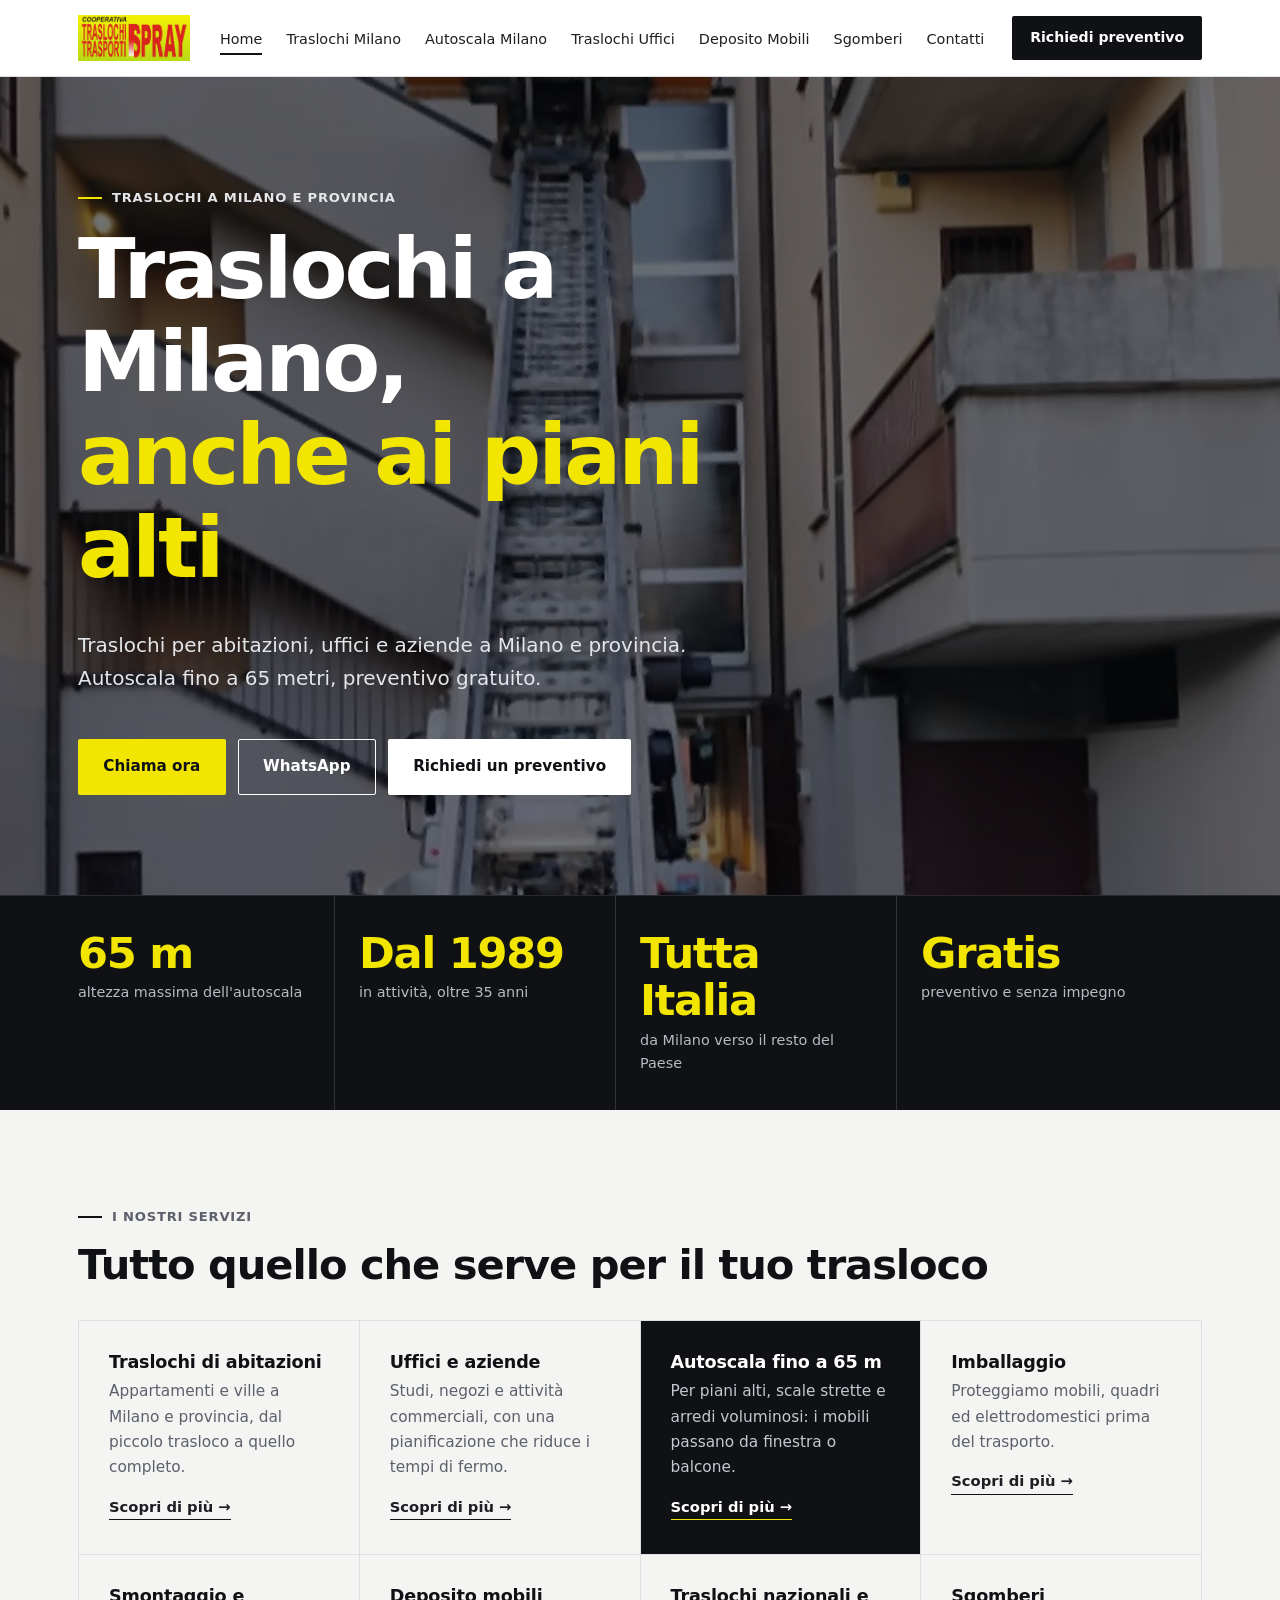
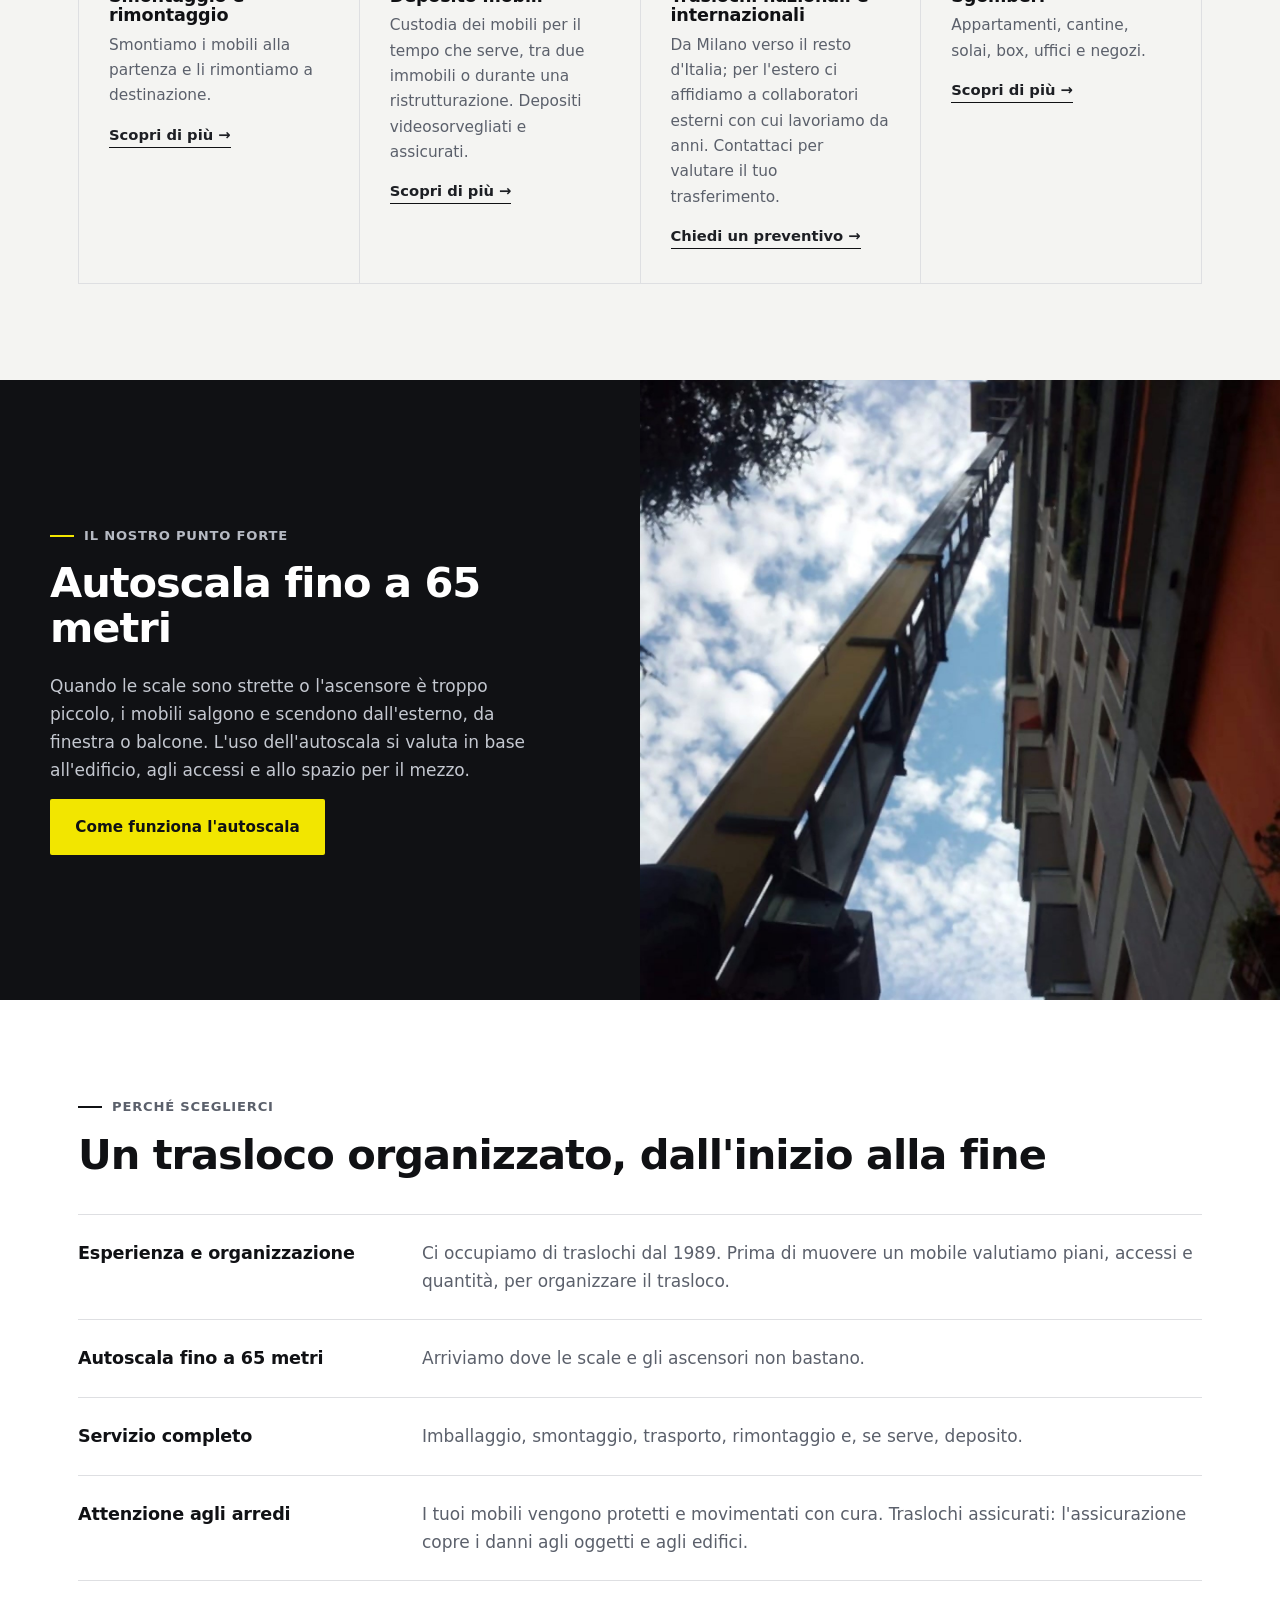
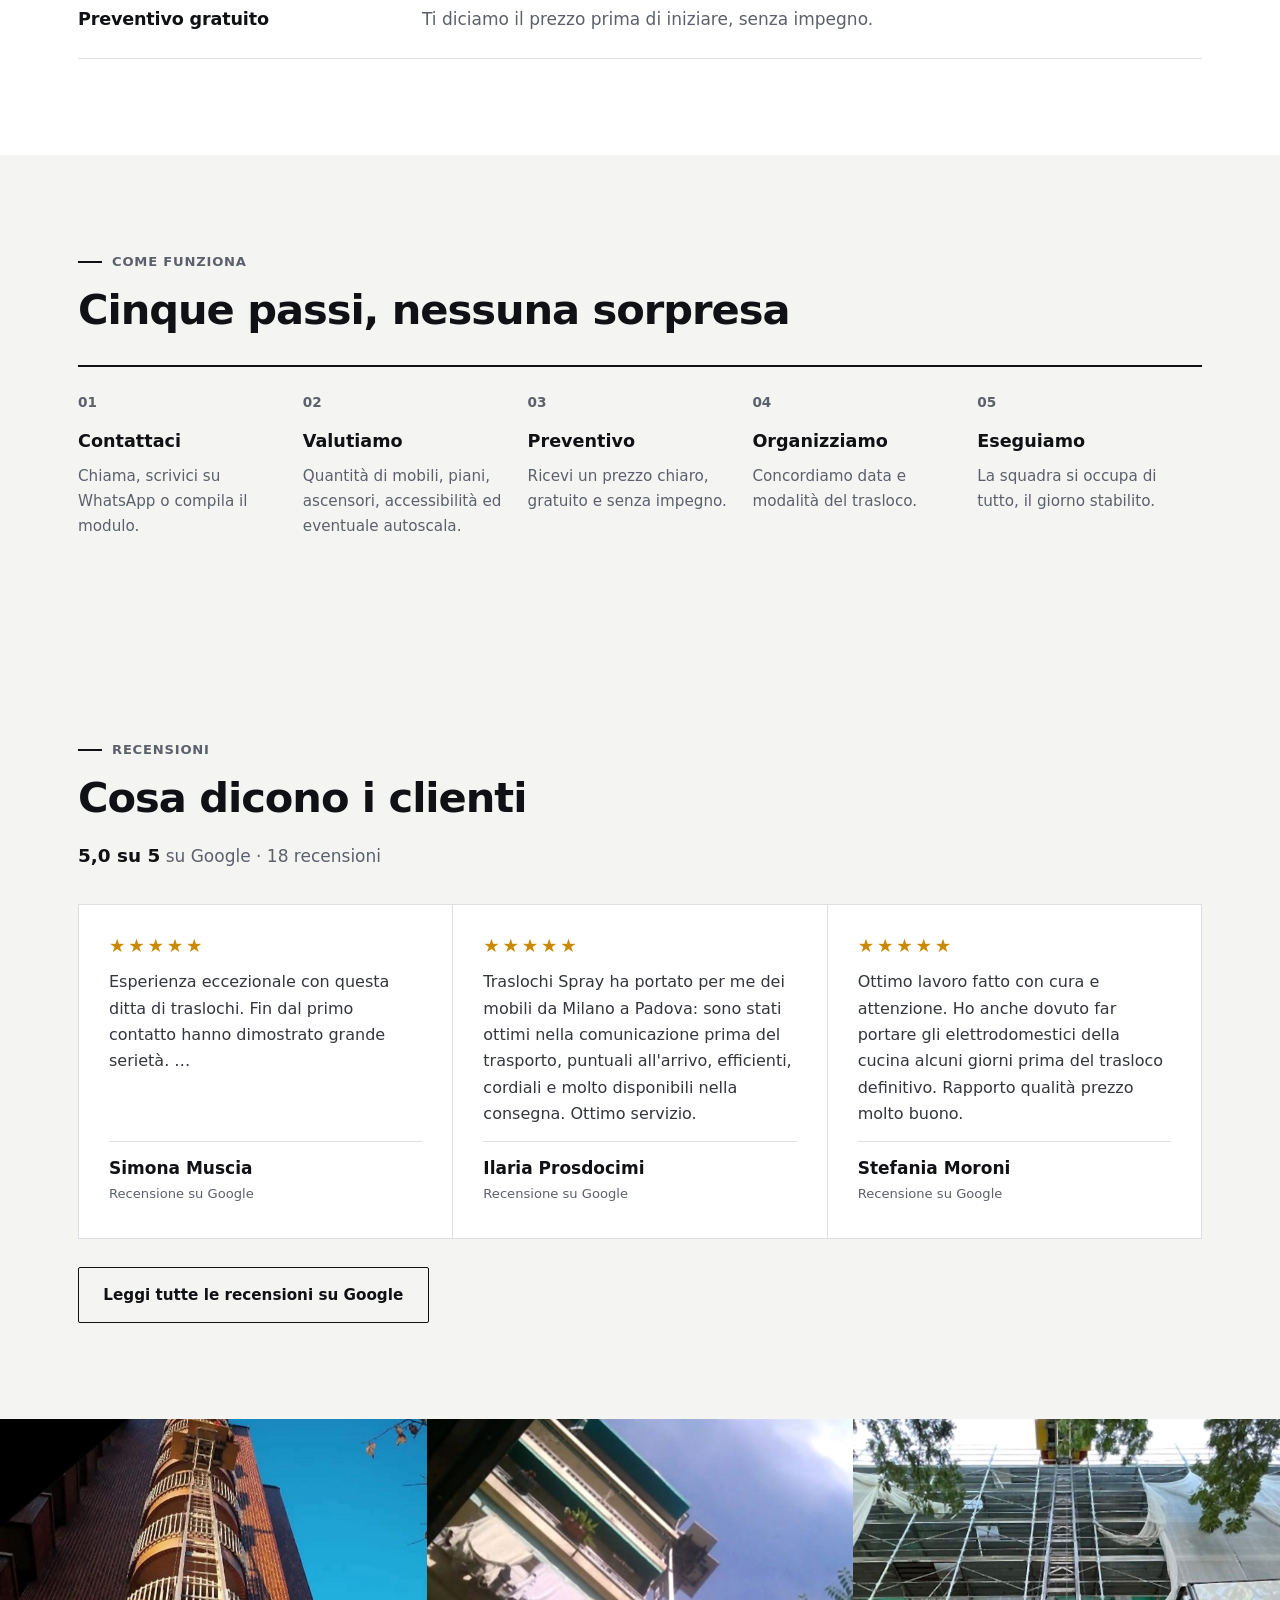
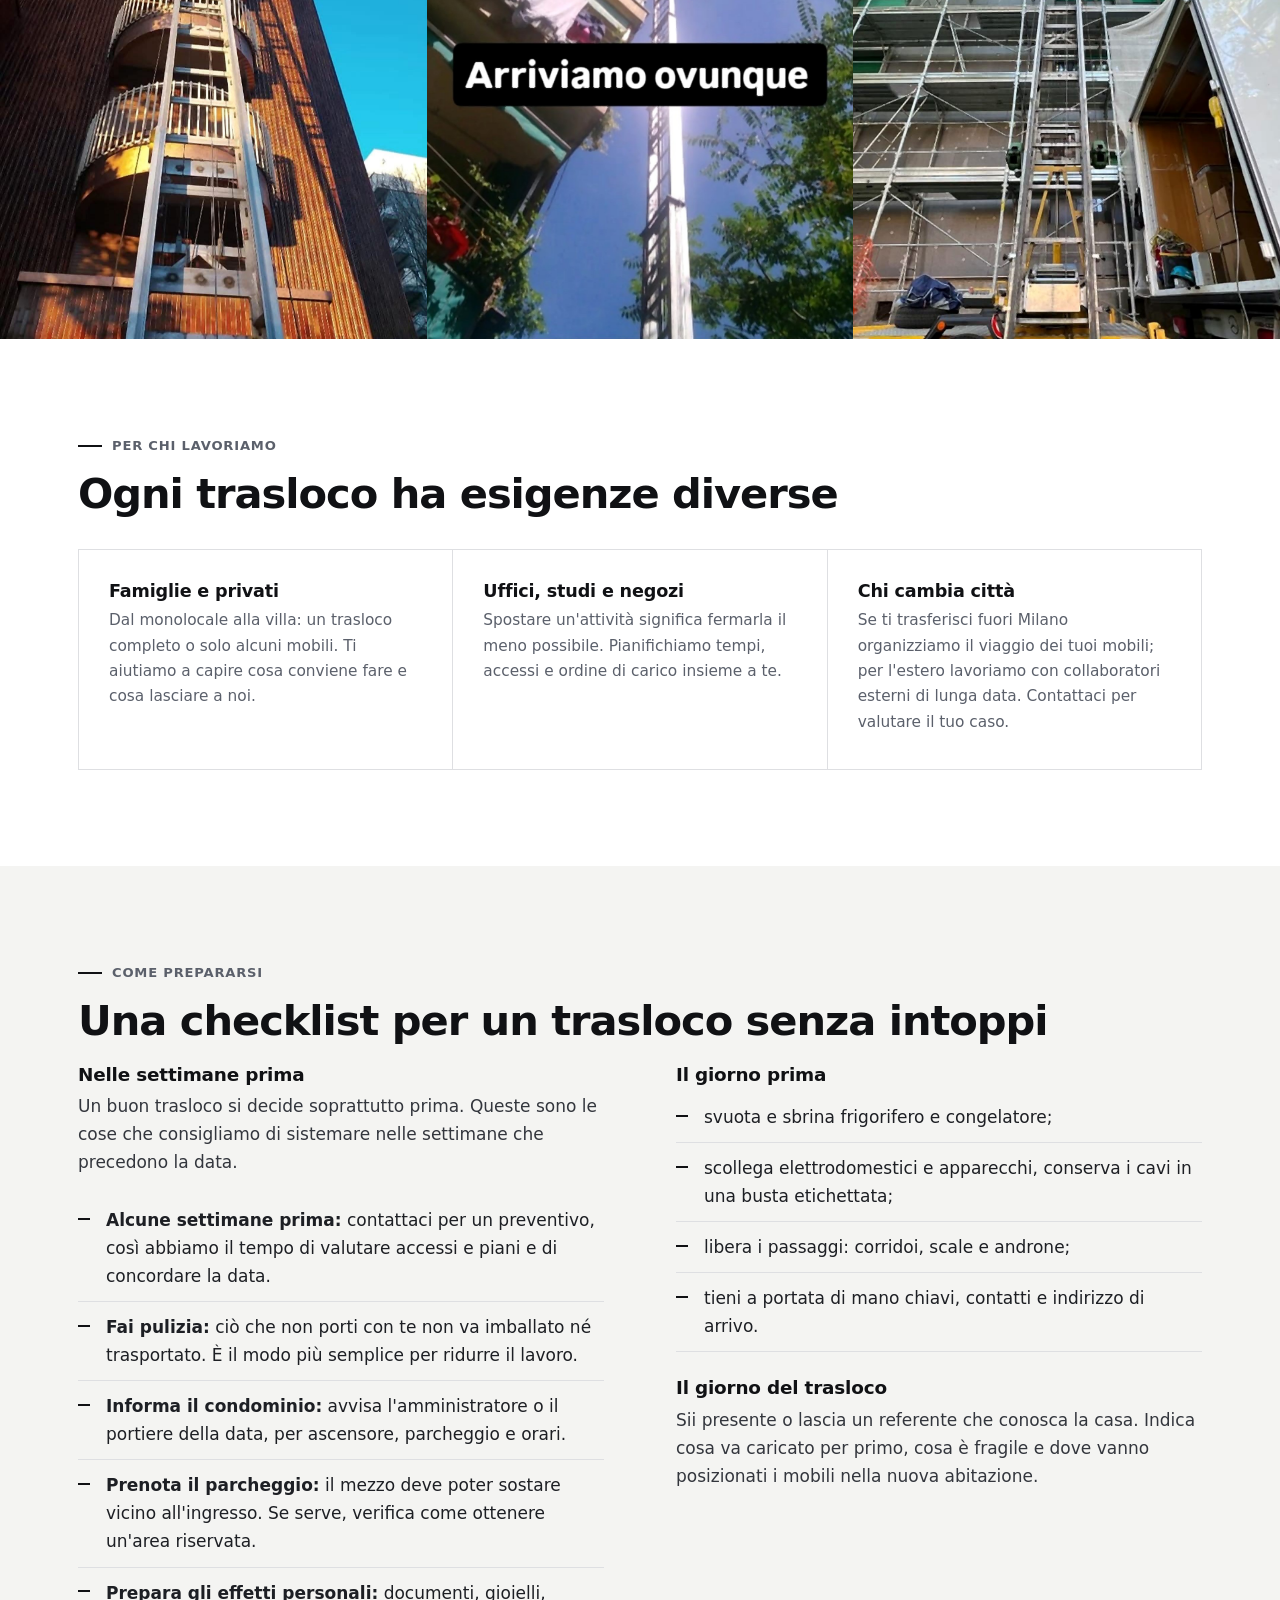
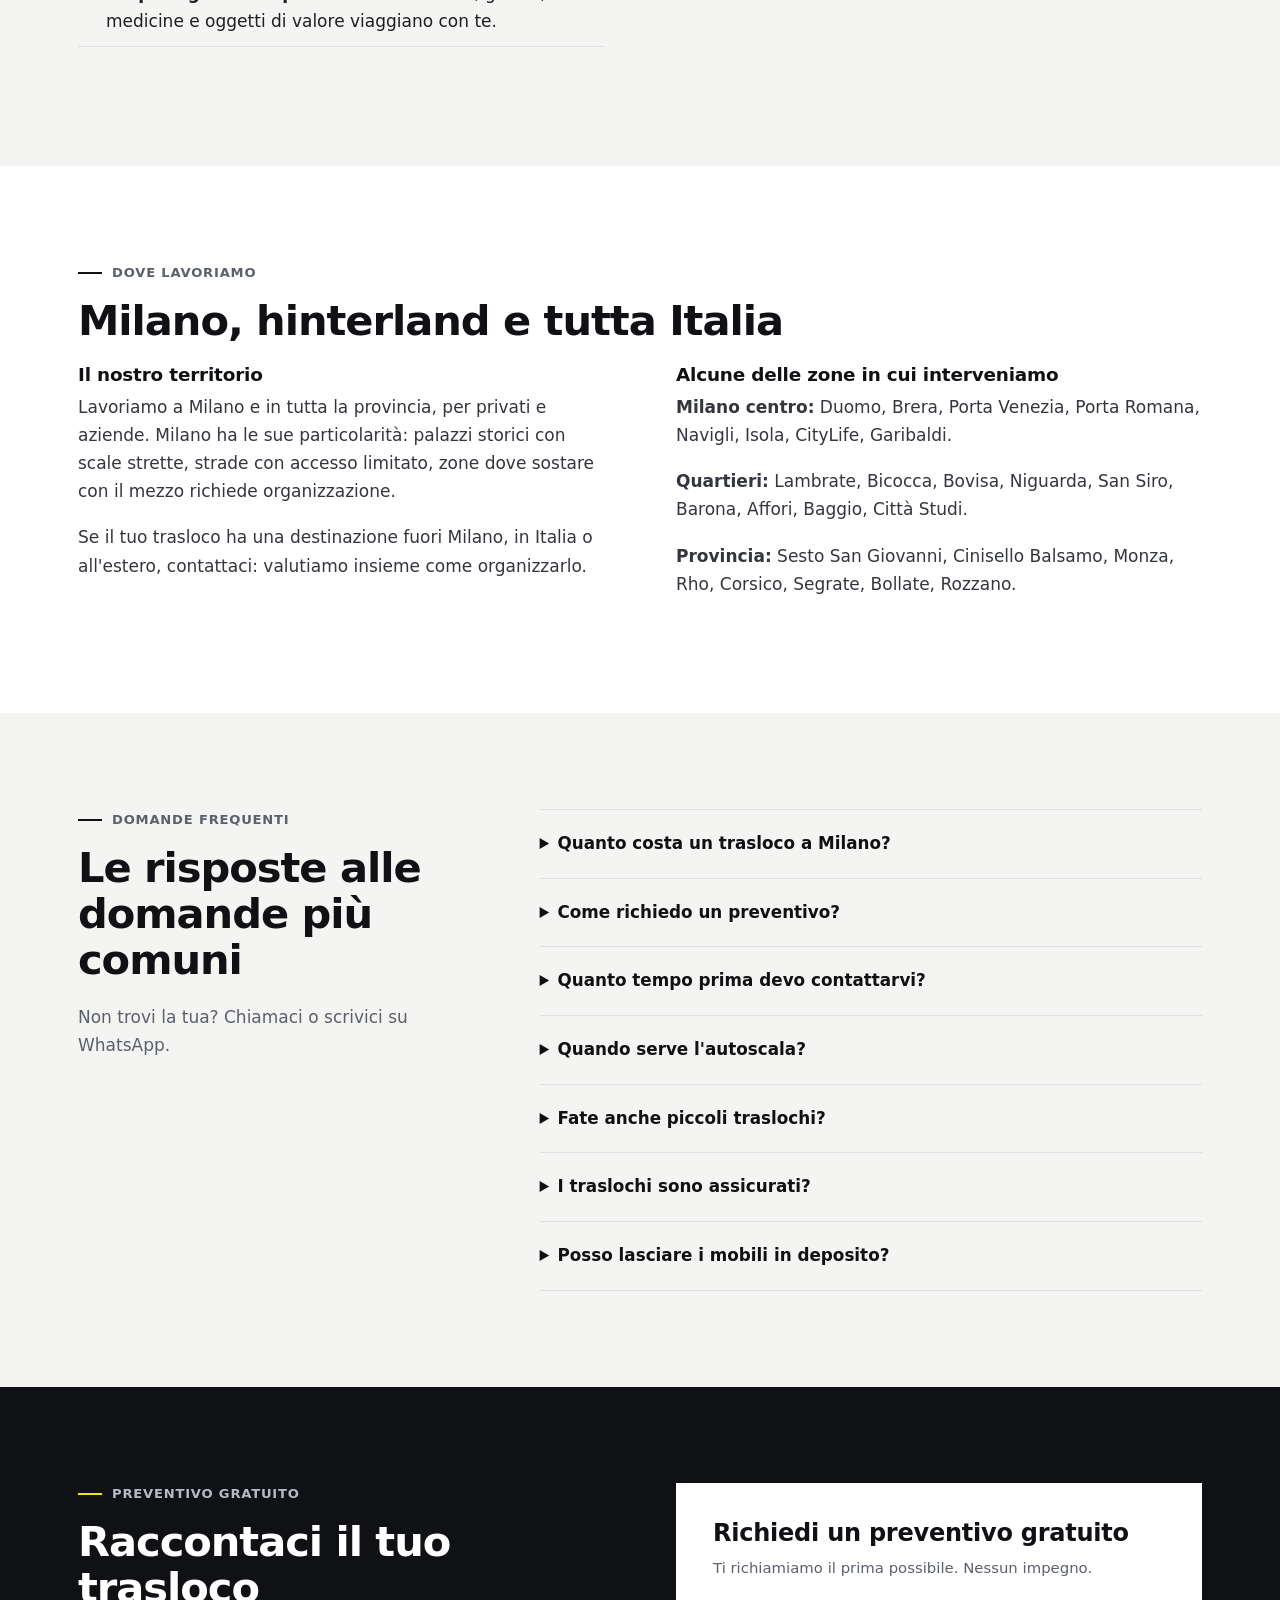
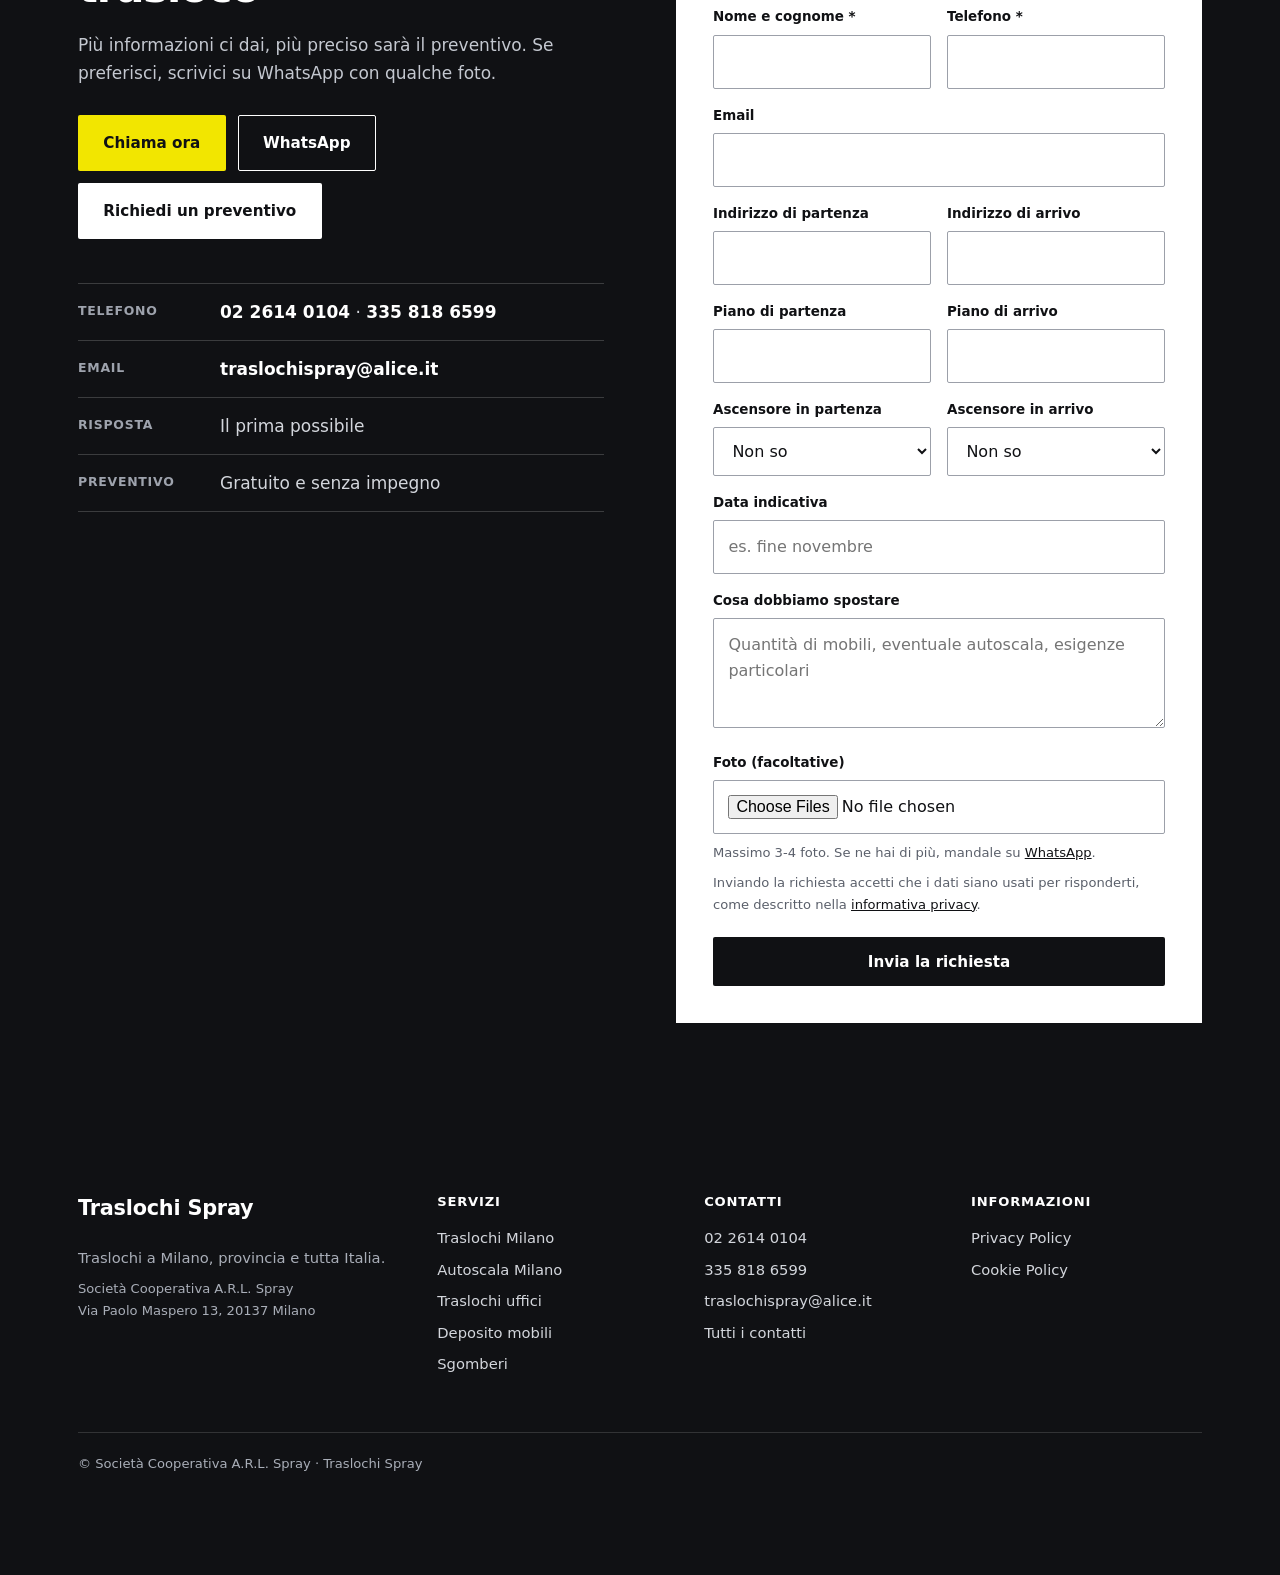
<file: index.html>
<!doctype html>
<html lang="it">
<head>
<meta charset="utf-8">
<meta name="viewport" content="width=device-width, initial-scale=1">
<title>Traslochi Milano | Autoscala fino a 65 metri | Traslochi Spray</title>
<meta name="description" content="Traslochi a Milano e provincia per abitazioni, uffici e aziende. Autoscala fino a 65 metri, imballaggio, deposito e traslochi nazionali. Preventivo gratuito.">
<meta name="robots" content="noindex"><!-- ANTEPRIMA: togliere al lancio, vedi 04-clienti/traslochi-spray-v2-LANCIO.md -->
<link rel="canonical" href="https://www.traslochispray.com/">
<meta property="og:title" content="Traslochi Milano | Autoscala fino a 65 metri | Traslochi Spray">
<meta property="og:description" content="Traslochi a Milano e provincia per abitazioni, uffici e aziende. Autoscala fino a 65 metri, imballaggio, deposito e traslochi nazionali. Preventivo gratuito.">
<meta property="og:type" content="website">
<meta property="og:locale" content="it_IT">
<meta property="og:image" content="https://www.traslochispray.com/img/autoscala-5.jpg">
<link rel="icon" href="img/logo.png">
<script>document.documentElement.className+=" js"</script>
<link rel="stylesheet" href="assets/style.css?v=1791613819">
<script type="application/ld+json">{"@context":"https://schema.org","@type":"MovingCompany","name":"Traslochi Spray","legalName":"Società Cooperativa A.R.L. Spray","url":"https://www.traslochispray.com/","image":"https://www.traslochispray.com/img/autoscala-5.jpg","logo":"https://www.traslochispray.com/img/logo.png","telephone":["+390226140104","+393358186599"],"email":"traslochispray@alice.it","address":{"@type":"PostalAddress","streetAddress":"Via Paolo Maspero 13","postalCode":"20137","addressLocality":"Milano","addressRegion":"MI","addressCountry":"IT"},"areaServed":[{"@type":"City","name":"Milano"},{"@type":"AdministrativeArea","name":"Città metropolitana di Milano"},{"@type":"Country","name":"Italia"}],"description":"Traslochi a Milano e provincia per abitazioni, uffici e aziende, con autoscala fino a 65 metri.","openingHoursSpecification":[{"@type":"OpeningHoursSpecification","dayOfWeek":["Monday","Tuesday","Wednesday","Thursday","Friday","Saturday"],"opens":"08:00","closes":"19:00"}],"foundingDate":"1989"}</script>
<script type="application/ld+json">{"@context":"https://schema.org","@type":"FAQPage","mainEntity":[{"@type":"Question","name":"Quanto costa un trasloco a Milano?","acceptedAnswer":{"@type":"Answer","text":"Il prezzo dipende da cosa c'è da spostare, dai piani e dall'ascensore, dalla distanza, dai servizi richiesti (imballaggio, smontaggio, autoscala, deposito) e dalla data. Per questo facciamo una valutazione e ti diamo un preventivo gratuito e senza impegno."}},{"@type":"Question","name":"Come richiedo un preventivo?","acceptedAnswer":{"@type":"Answer","text":"Chiamaci, scrivici su WhatsApp o compila il modulo. Più informazioni ci dai (indirizzi, piani, ascensore, quantità di mobili, eventuali foto), più preciso sarà il preventivo."}},{"@type":"Question","name":"Quanto tempo prima devo contattarvi?","acceptedAnswer":{"@type":"Answer","text":"Prima lo fai, meglio è, soprattutto per le date più richieste. Se il trasloco è urgente, chiamaci: vediamo cosa è possibile fare."}},{"@type":"Question","name":"Quando serve l'autoscala?","acceptedAnswer":{"@type":"Answer","text":"Quando i mobili non passano dalle scale o dall'ascensore, ai piani alti o negli edifici con accessi stretti. Lo valutiamo insieme in base all'edificio e allo spazio per il mezzo."}},{"@type":"Question","name":"Fate anche piccoli traslochi?","acceptedAnswer":{"@type":"Answer","text":"Sì, oltre ai traslochi completi spostiamo anche pochi mobili o singoli oggetti ingombranti."}},{"@type":"Question","name":"I traslochi sono assicurati?","acceptedAnswer":{"@type":"Answer","text":"Sì, i nostri traslochi sono assicurati: l'assicurazione copre i danni agli oggetti e agli edifici."}},{"@type":"Question","name":"Posso lasciare i mobili in deposito?","acceptedAnswer":{"@type":"Answer","text":"Sì, possiamo custodire i mobili per il tempo che serve. I nostri depositi sono a Cologno Monzese e Cormano, videosorvegliati e assicurati. Dicci quanti mobili sono e per quanto tempo, anche in modo indicativo."}}]}</script>
</head>
<body>
<a class="skip" href="#main">Vai al contenuto</a>
<div class="progress" aria-hidden="true"></div>
<header class="site-top">
  <div class="wrap">
    <a href="" class="logo"><img src="img/logo.png" alt="Traslochi Spray, home" width="251" height="103"></a>
    <button class="burger" aria-label="Apri il menu" aria-expanded="false" aria-controls="menu"><span></span><span></span><span></span></button>
    <nav id="menu" aria-label="Menu principale">
      <ul><li><a href="" aria-current="page">Home</a></li><li><a href="traslochi-milano/">Traslochi Milano</a></li><li><a href="autoscala-milano/">Autoscala Milano</a></li><li><a href="traslochi-uffici-milano/">Traslochi Uffici</a></li><li><a href="deposito-mobili-milano/">Deposito Mobili</a></li><li><a href="sgomberi-milano/">Sgomberi</a></li><li><a href="contatti/">Contatti</a></li></ul>
      <a href="contatti/#preventivo" class="btn btn-giallo nav-cta">Richiedi preventivo</a>
    </nav>
  </div>
</header>
<main id="main">
<section class="hero" style="background-image:url('img/autoscala-5.jpg')">
  <div class="wrap">
    <div class="hero-t">
      <p class="eyebrow">Traslochi a Milano e provincia</p>
      <h1>Traslochi a Milano, <span>anche ai piani alti</span></h1>
      <p class="lead">Traslochi per abitazioni, uffici e aziende a Milano e provincia. Autoscala fino a 65 metri, preventivo gratuito.</p>
      <div class="ctas"><a href="tel:+390226140104" class="btn btn-giallo">Chiama ora</a><a href="https://wa.me/393358186599?text=Buongiorno%2C%20vorrei%20un%20preventivo%20per%20un%20trasloco" class="btn btn-wa">WhatsApp</a><a href="contatti/#preventivo" class="btn btn-rosso">Richiedi un preventivo</a></div>
    </div>
  </div>
</section>
<section class="stats" aria-label="In sintesi"><div class="wrap">
  <div><b><span data-count="65">65</span> m</b><span>altezza massima dell'autoscala</span></div>
  <div><b>Dal 1989</b><span>in attività, oltre 35 anni</span></div>
  <div><b>Tutta Italia</b><span>da Milano verso il resto del Paese</span></div>
  <div><b>Gratis</b><span>preventivo e senza impegno</span></div>
</div></section>

<section class="sez chiaro" id="servizi"><div class="wrap">
  <p class="eyebrow">I nostri servizi</p><h2>Tutto quello che serve per il tuo trasloco</h2>
  <div class="grid g8">
    <article class="card"><h3>Traslochi di abitazioni</h3><p>Appartamenti e ville a Milano e provincia, dal piccolo trasloco a quello completo.</p><a href="traslochi-milano/">Scopri di più →</a></article>
    <article class="card"><h3>Uffici e aziende</h3><p>Studi, negozi e attività commerciali, con una pianificazione che riduce i tempi di fermo.</p><a href="traslochi-uffici-milano/">Scopri di più →</a></article>
    <article class="card evid"><h3>Autoscala fino a 65 m</h3><p>Per piani alti, scale strette e arredi voluminosi: i mobili passano da finestra o balcone.</p><a href="autoscala-milano/">Scopri di più →</a></article>
    <article class="card"><h3>Imballaggio</h3><p>Proteggiamo mobili, quadri ed elettrodomestici prima del trasporto.</p><a href="traslochi-milano/#imballaggio">Scopri di più →</a></article>
    <article class="card"><h3>Smontaggio e rimontaggio</h3><p>Smontiamo i mobili alla partenza e li rimontiamo a destinazione.</p><a href="traslochi-milano/#smontaggio">Scopri di più →</a></article>
    <article class="card"><h3>Deposito mobili</h3><p>Custodia dei mobili per il tempo che serve, tra due immobili o durante una ristrutturazione. Depositi videosorvegliati e assicurati.</p><a href="deposito-mobili-milano/">Scopri di più →</a></article>
    <article class="card"><h3>Traslochi nazionali e internazionali</h3><p>Da Milano verso il resto d'Italia; per l'estero ci affidiamo a collaboratori esterni con cui lavoriamo da anni. Contattaci per valutare il tuo trasferimento.</p><a href="contatti/#preventivo">Chiedi un preventivo →</a></article>
    <article class="card"><h3>Sgomberi</h3><p>Appartamenti, cantine, solai, box, uffici e negozi.</p><a href="sgomberi-milano/">Scopri di più →</a></article>
  </div>
</div></section>

<section class="split scuro" id="autoscala">
  <div class="split-t"><div>
    <p class="eyebrow">Il nostro punto forte</p><h2>Autoscala fino a 65 metri</h2>
    <p>Quando le scale sono strette o l'ascensore è troppo piccolo, i mobili salgono e scendono dall'esterno, da finestra o balcone. L'uso dell'autoscala si valuta in base all'edificio, agli accessi e allo spazio per il mezzo.</p>
    <a href="autoscala-milano/" class="btn btn-giallo">Come funziona l'autoscala</a>
  </div></div>
  <div class="split-i"><img src="img/autoscala-2.jpg" alt="Autoscala Traslochi Spray in azione su un palazzo di Milano" width="720" height="968" loading="lazy"></div>
</section>

<section class="sez"><div class="wrap">
  <p class="eyebrow">Perché sceglierci</p><h2>Un trasloco organizzato, dall'inizio alla fine</h2>
  <ul class="perche">
    <li><b>Esperienza e organizzazione</b><span>Ci occupiamo di traslochi dal 1989. Prima di muovere un mobile valutiamo piani, accessi e quantità, per organizzare il trasloco.</span></li>
    <li><b>Autoscala fino a 65 metri</b><span>Arriviamo dove le scale e gli ascensori non bastano.</span></li>
    <li><b>Servizio completo</b><span>Imballaggio, smontaggio, trasporto, rimontaggio e, se serve, deposito.</span></li>
    <li><b>Attenzione agli arredi</b><span>I tuoi mobili vengono protetti e movimentati con cura. Traslochi assicurati: l'assicurazione copre i danni agli oggetti e agli edifici.</span></li>
    <li><b>Preventivo gratuito</b><span>Ti diciamo il prezzo prima di iniziare, senza impegno.</span></li>
  </ul>
</div></section>

<section class="sez chiaro"><div class="wrap">
  <p class="eyebrow">Come funziona</p><h2>Cinque passi, nessuna sorpresa</h2>
  <ol class="passi">
    <li><b>Contattaci</b><span>Chiama, scrivici su WhatsApp o compila il modulo.</span></li>
    <li><b>Valutiamo</b><span>Quantità di mobili, piani, ascensori, accessibilità ed eventuale autoscala.</span></li>
    <li><b>Preventivo</b><span>Ricevi un prezzo chiaro, gratuito e senza impegno.</span></li>
    <li><b>Organizziamo</b><span>Concordiamo data e modalità del trasloco.</span></li>
    <li><b>Eseguiamo</b><span>La squadra si occupa di tutto, il giorno stabilito.</span></li>
  </ol>
</div></section>

<section class="sez chiaro" id="recensioni"><div class="wrap"><p class="eyebrow">Recensioni</p><h2>Cosa dicono i clienti</h2>
<p class="intro rec-tot"><b>5,0 su 5</b> su Google · 18 recensioni</p>
<div class="grid c3 rec">
<figure class="card"><div class="stelle" role="img" aria-label="5 stelle su 5">★★★★★</div><blockquote><p>Esperienza eccezionale con questa ditta di traslochi. Fin dal primo contatto hanno dimostrato grande serietà. …</p></blockquote><figcaption><b>Simona Muscia</b><span>Recensione su Google</span></figcaption></figure>
<figure class="card"><div class="stelle" role="img" aria-label="5 stelle su 5">★★★★★</div><blockquote><p>Traslochi Spray ha portato per me dei mobili da Milano a Padova: sono stati ottimi nella comunicazione prima del trasporto, puntuali all'arrivo, efficienti, cordiali e molto disponibili nella consegna. Ottimo servizio.</p></blockquote><figcaption><b>Ilaria Prosdocimi</b><span>Recensione su Google</span></figcaption></figure>
<figure class="card"><div class="stelle" role="img" aria-label="5 stelle su 5">★★★★★</div><blockquote><p>Ottimo lavoro fatto con cura e attenzione. Ho anche dovuto far portare gli elettrodomestici della cucina alcuni giorni prima del trasloco definitivo. Rapporto qualità prezzo molto buono.</p></blockquote><figcaption><b>Stefania Moroni</b><span>Recensione su Google</span></figcaption></figure>
</div>
<div class="ctas rec-cta"><a href="https://share.google/zLglKBxKdG6eLFmqF" class="btn btn-wa" target="_blank" rel="noopener">Leggi tutte le recensioni su Google</a></div>
</div></section>

<section class="gal" aria-label="Alcuni nostri interventi">
  <img src="img/autoscala-1.jpg" alt="Autoscala su facciata di un palazzo alto a Milano" width="720" height="985" loading="lazy">
  <img src="img/autoscala-3.jpg" alt="Autoscala accanto ai balconi di un condominio" width="720" height="725" loading="lazy">
  <img src="img/autoscala-6.jpg" alt="Trasloco con autoscala in un cantiere con ponteggi" width="717" height="787" loading="lazy">
</section>

<section class="sez "><div class="wrap"><p class="eyebrow">Per chi lavoriamo</p><h2>Ogni trasloco ha esigenze diverse</h2><div class="grid c3"><article class="card"><h3>Famiglie e privati</h3><p>Dal monolocale alla villa: un trasloco completo o solo alcuni mobili. Ti aiutiamo a capire cosa conviene fare e cosa lasciare a noi.</p></article><article class="card"><h3>Uffici, studi e negozi</h3><p>Spostare un'attività significa fermarla il meno possibile. Pianifichiamo tempi, accessi e ordine di carico insieme a te.</p></article><article class="card"><h3>Chi cambia città</h3><p>Se ti trasferisci fuori Milano organizziamo il viaggio dei tuoi mobili; per l'estero lavoriamo con collaboratori esterni di lunga data. Contattaci per valutare il tuo caso.</p></article></div></div></section><section class="sez chiaro"><div class="wrap"><p class="eyebrow">Come prepararsi</p><h2>Una checklist per un trasloco senza intoppi</h2><div class="due-col top"><div class="testo"><h3>Nelle settimane prima</h3><p>Un buon trasloco si decide soprattutto prima. Queste sono le cose che consigliamo di sistemare nelle settimane che precedono la data.</p><ul class="lista"><li><b>Alcune settimane prima:</b> contattaci per un preventivo, così abbiamo il tempo di valutare accessi e piani e di concordare la data.</li><li><b>Fai pulizia:</b> ciò che non porti con te non va imballato né trasportato. È il modo più semplice per ridurre il lavoro.</li><li><b>Informa il condominio:</b> avvisa l'amministratore o il portiere della data, per ascensore, parcheggio e orari.</li><li><b>Prenota il parcheggio:</b> il mezzo deve poter sostare vicino all'ingresso. Se serve, verifica come ottenere un'area riservata.</li><li><b>Prepara gli effetti personali:</b> documenti, gioielli, medicine e oggetti di valore viaggiano con te.</li></ul></div><div class="testo"><h3>Il giorno prima</h3><ul class="lista"><li>svuota e sbrina frigorifero e congelatore;</li><li>scollega elettrodomestici e apparecchi, conserva i cavi in una busta etichettata;</li><li>libera i passaggi: corridoi, scale e androne;</li><li>tieni a portata di mano chiavi, contatti e indirizzo di arrivo.</li></ul><h3>Il giorno del trasloco</h3><p>Sii presente o lascia un referente che conosca la casa. Indica cosa va caricato per primo, cosa è fragile e dove vanno posizionati i mobili nella nuova abitazione.</p></div></div></div></section><section class="sez "><div class="wrap"><p class="eyebrow">Dove lavoriamo</p><h2>Milano, hinterland e tutta Italia</h2><div class="due-col top"><div class="testo"><h3>Il nostro territorio</h3><p>Lavoriamo a Milano e in tutta la provincia, per privati e aziende. Milano ha le sue particolarità: palazzi storici con scale strette, strade con accesso limitato, zone dove sostare con il mezzo richiede organizzazione.</p><p>Se il tuo trasloco ha una destinazione fuori Milano, in Italia o all'estero, contattaci: valutiamo insieme come organizzarlo.</p></div><div class="testo"><h3>Alcune delle zone in cui interveniamo</h3><p><b>Milano centro:</b> Duomo, Brera, Porta Venezia, Porta Romana, Navigli, Isola, CityLife, Garibaldi.</p><p><b>Quartieri:</b> Lambrate, Bicocca, Bovisa, Niguarda, San Siro, Barona, Affori, Baggio, Città Studi.</p><p><b>Provincia:</b> Sesto San Giovanni, Cinisello Balsamo, Monza, Rho, Corsico, Segrate, Bollate, Rozzano.</p></div></div></div></section><section class="sez chiaro" id="faq"><div class="wrap faq-g"><div><p class="eyebrow">Domande frequenti</p><h2>Le risposte alle domande più comuni</h2><p class="sub">Non trovi la tua? Chiamaci o scrivici su WhatsApp.</p></div><div><details><summary>Quanto costa un trasloco a Milano?</summary><p>Il prezzo dipende da cosa c'è da spostare, dai piani e dall'ascensore, dalla distanza, dai servizi richiesti (imballaggio, smontaggio, autoscala, deposito) e dalla data. Per questo facciamo una valutazione e ti diamo un preventivo gratuito e senza impegno.</p></details><details><summary>Come richiedo un preventivo?</summary><p>Chiamaci, scrivici su WhatsApp o compila il modulo. Più informazioni ci dai (indirizzi, piani, ascensore, quantità di mobili, eventuali foto), più preciso sarà il preventivo.</p></details><details><summary>Quanto tempo prima devo contattarvi?</summary><p>Prima lo fai, meglio è, soprattutto per le date più richieste. Se il trasloco è urgente, chiamaci: vediamo cosa è possibile fare.</p></details><details><summary>Quando serve l'autoscala?</summary><p>Quando i mobili non passano dalle scale o dall'ascensore, ai piani alti o negli edifici con accessi stretti. Lo valutiamo insieme in base all'edificio e allo spazio per il mezzo.</p></details><details><summary>Fate anche piccoli traslochi?</summary><p>Sì, oltre ai traslochi completi spostiamo anche pochi mobili o singoli oggetti ingombranti.</p></details><details><summary>I traslochi sono assicurati?</summary><p>Sì, i nostri traslochi sono assicurati: l'assicurazione copre i danni agli oggetti e agli edifici.</p></details><details><summary>Posso lasciare i mobili in deposito?</summary><p>Sì, possiamo custodire i mobili per il tempo che serve. I nostri depositi sono a Cologno Monzese e Cormano, videosorvegliati e assicurati. Dicci quanti mobili sono e per quanto tempo, anche in modo indicativo.</p></details></div></div></section><section class="sez scuro" id="preventivo"><div class="wrap due-col top">
  <div class="lato"><p class="eyebrow">Preventivo gratuito</p><h2>Raccontaci il tuo trasloco</h2><p>Più informazioni ci dai, più preciso sarà il preventivo. Se preferisci, scrivici su WhatsApp con qualche foto.</p><div class="ctas"><a href="tel:+390226140104" class="btn btn-giallo">Chiama ora</a><a href="https://wa.me/393358186599?text=Buongiorno%2C%20vorrei%20un%20preventivo%20per%20un%20trasloco" class="btn btn-wa">WhatsApp</a><a href="contatti/#preventivo" class="btn btn-rosso">Richiedi un preventivo</a></div>
    <ul class="lato-l"><li><b>Telefono</b><span><a href="tel:+390226140104">02 2614 0104</a> · <a href="tel:+393358186599">335 818 6599</a></span></li><li><b>Email</b><span><a href="mailto:traslochispray@alice.it">traslochispray@alice.it</a></span></li><li><b>Risposta</b><span>Il prima possibile</span></li><li><b>Preventivo</b><span>Gratuito e senza impegno</span></li></ul></div>
  <form name="preventivo" method="POST" action="grazie/" data-netlify="true" netlify-honeypot="bot-field" enctype="multipart/form-data" class="modulo">
  <input type="hidden" name="form-name" value="preventivo">
  <p class="hp"><label>Non compilare: <input name="bot-field" tabindex="-1" autocomplete="off"></label></p>
  <h3>Richiedi un preventivo gratuito</h3>
  <p class="nota">Ti richiamiamo il prima possibile. Nessun impegno.</p>
  <div class="due"><div><label for="preventivo-nome">Nome e cognome *</label><input id="preventivo-nome" name="nome" required autocomplete="name"></div>
  <div><label for="preventivo-tel">Telefono *</label><input id="preventivo-tel" name="telefono" type="tel" required autocomplete="tel"></div></div>
  <label for="preventivo-email">Email</label><input id="preventivo-email" name="email" type="email" autocomplete="email">
  <div class="due"><div><label for="preventivo-da">Indirizzo di partenza</label><input id="preventivo-da" name="indirizzo_partenza"></div>
  <div><label for="preventivo-a">Indirizzo di arrivo</label><input id="preventivo-a" name="indirizzo_arrivo"></div></div>
  <div class="due"><div><label for="preventivo-pp">Piano di partenza</label><input id="preventivo-pp" name="piano_partenza"></div>
  <div><label for="preventivo-pa">Piano di arrivo</label><input id="preventivo-pa" name="piano_arrivo"></div></div>
  <div class="due"><div><label for="preventivo-ap">Ascensore in partenza</label><select id="preventivo-ap" name="ascensore_partenza"><option value="">Non so</option><option>Sì</option><option>No</option></select></div>
  <div><label for="preventivo-aa">Ascensore in arrivo</label><select id="preventivo-aa" name="ascensore_arrivo"><option value="">Non so</option><option>Sì</option><option>No</option></select></div></div>
  <label for="preventivo-data">Data indicativa</label><input id="preventivo-data" name="data_indicativa" placeholder="es. fine novembre">
  <label for="preventivo-desc">Cosa dobbiamo spostare</label><textarea id="preventivo-desc" name="descrizione" placeholder="Quantità di mobili, eventuale autoscala, esigenze particolari"></textarea>
  <label for="preventivo-foto">Foto (facoltative)</label><input id="preventivo-foto" name="foto" type="file" accept="image/*" multiple>
  <p class="nota piccola">Massimo 3-4 foto. Se ne hai di più, mandale su <a href="https://wa.me/393358186599?text=Buongiorno%2C%20vorrei%20un%20preventivo%20per%20un%20trasloco">WhatsApp</a>.</p>
  <p class="nota piccola">Inviando la richiesta accetti che i dati siano usati per risponderti, come descritto nella <a href="privacy/">informativa privacy</a>.</p>
  <button class="btn btn-rosso" type="submit">Invia la richiesta</button>
</form>
</div></section>

</main>
<footer class="foot">
  <div class="wrap cols4">
    <div><b class="fn">Traslochi Spray</b><p>Traslochi a Milano, provincia e tutta Italia.</p><p class="sm">Società Cooperativa A.R.L. Spray<br><!--d:indirizzo_completo-->Via Paolo Maspero 13, 20137 Milano<!--/d--></p></div>
    <div><b>Servizi</b><ul><li><a href="traslochi-milano/">Traslochi Milano</a></li><li><a href="autoscala-milano/">Autoscala Milano</a></li><li><a href="traslochi-uffici-milano/">Traslochi uffici</a></li><li><a href="deposito-mobili-milano/">Deposito mobili</a></li><li><a href="sgomberi-milano/">Sgomberi</a></li></ul></div>
    <div><b>Contatti</b><ul><li><a href="tel:+390226140104">02 2614 0104</a></li><li><a href="tel:+393358186599">335 818 6599</a></li><li><a href="mailto:traslochispray@alice.it">traslochispray@alice.it</a></li><li><a href="contatti/">Tutti i contatti</a></li></ul></div>
    <div><b>Informazioni</b><ul><li><a href="privacy/">Privacy Policy</a></li><li><a href="privacy/#cookie">Cookie Policy</a></li></ul></div>
  </div>
  <div class="wrap"><div class="copy">© Società Cooperativa A.R.L. Spray · Traslochi Spray</div></div>
</footer>
<div class="barra" role="navigation" aria-label="Azioni rapide">
  <a href="tel:+390226140104" class="b-tel"><svg viewBox="0 0 24 24" aria-hidden="true"><path d="M6.6 10.8a15 15 0 0 0 6.6 6.6l2.2-2.2a1 1 0 0 1 1-.25 11 11 0 0 0 3.6.6 1 1 0 0 1 1 1V20a1 1 0 0 1-1 1A17 17 0 0 1 3 4a1 1 0 0 1 1-1h3.5a1 1 0 0 1 1 1c0 1.25.2 2.45.6 3.6a1 1 0 0 1-.25 1z"/></svg>Chiama</a>
  <a href="https://wa.me/393358186599?text=Buongiorno%2C%20vorrei%20un%20preventivo%20per%20un%20trasloco" class="b-wa" rel="noopener"><svg viewBox="0 0 24 24" aria-hidden="true"><path d="M12 2a10 10 0 0 0-8.6 15.1L2 22l5-1.3A10 10 0 1 0 12 2zm0 18.2c-1.5 0-3-.4-4.3-1.2l-.3-.2-3 .8.8-2.9-.2-.3A8.2 8.2 0 1 1 12 20.2zm4.5-6.1c-.2-.1-1.5-.7-1.7-.8-.2-.1-.4-.1-.6.1l-.8 1c-.1.2-.3.2-.5.1-.2-.1-1-.4-2-1.2-.7-.6-1.2-1.4-1.3-1.7-.1-.2 0-.4.1-.5l.4-.4.3-.4v-.4l-.8-1.9c-.2-.5-.4-.4-.6-.4h-.5c-.2 0-.4.1-.7.3-.2.2-.9.9-.9 2.2s.9 2.5 1 2.7c.1.2 1.8 2.8 4.4 3.9 2.2.9 2.6.7 3.1.7.5-.1 1.5-.6 1.7-1.2.2-.6.2-1.1.1-1.2l-.5-.3z"/></svg>WhatsApp</a>
  <a href="contatti/#preventivo" class="b-prev"><svg viewBox="0 0 24 24" aria-hidden="true"><path d="M5 3h10l4 4v14H5zM14 3v5h5M8 12h8M8 16h8"/></svg>Preventivo</a>
</div>
<script src="assets/site.js?v=1791613819" defer></script>
</body>
</html>
</file>
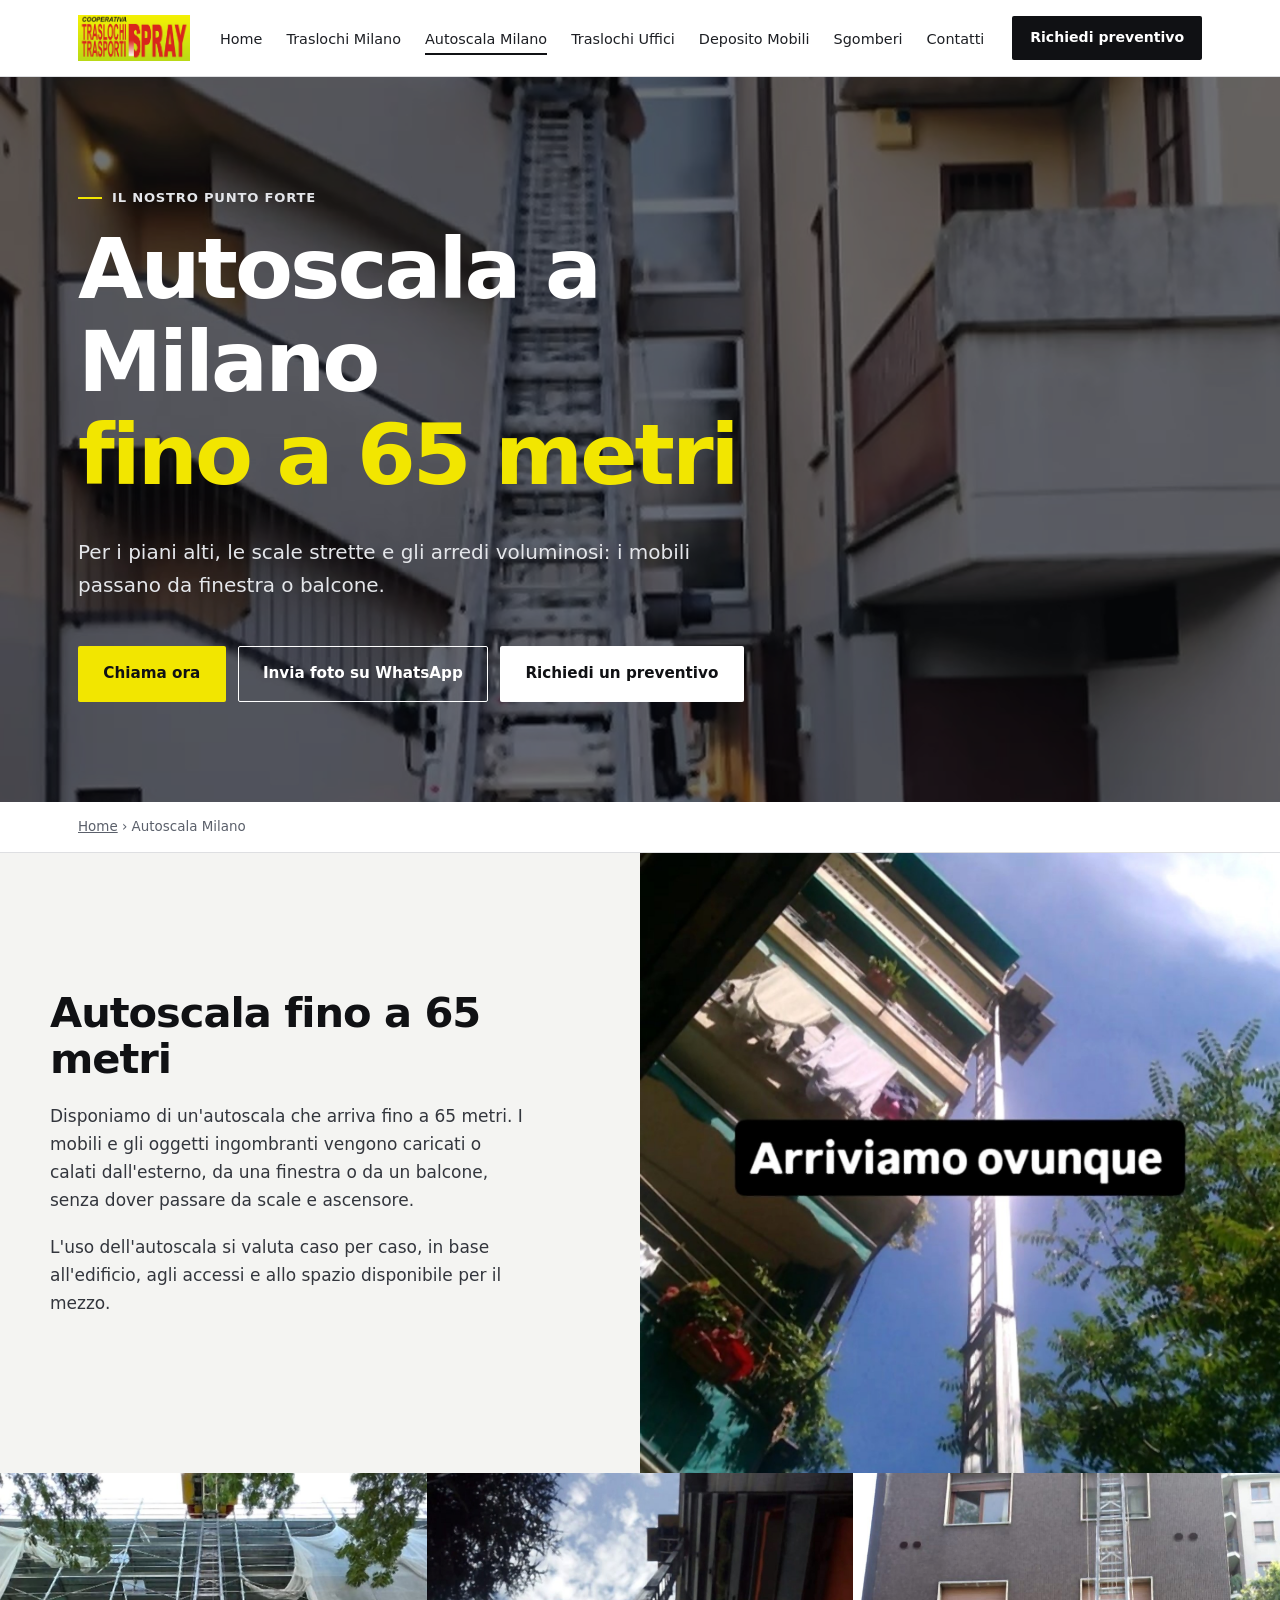
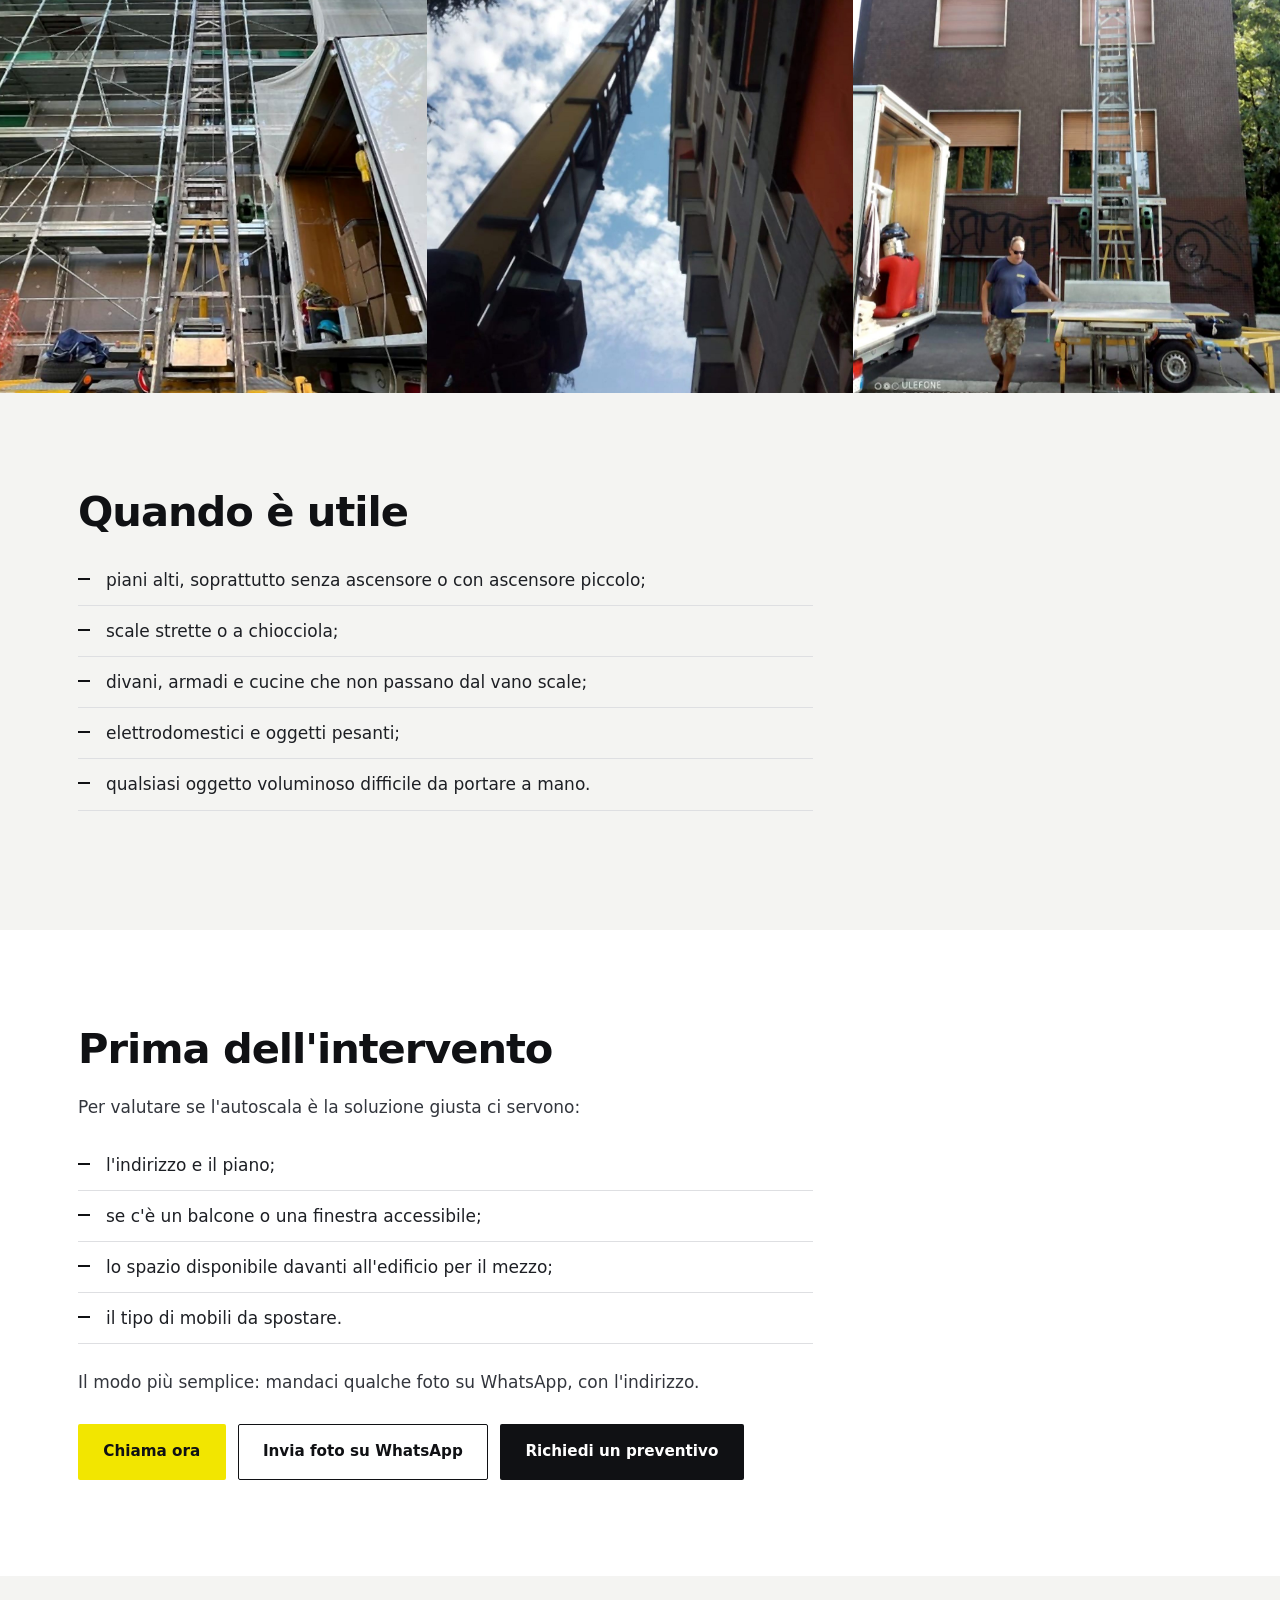
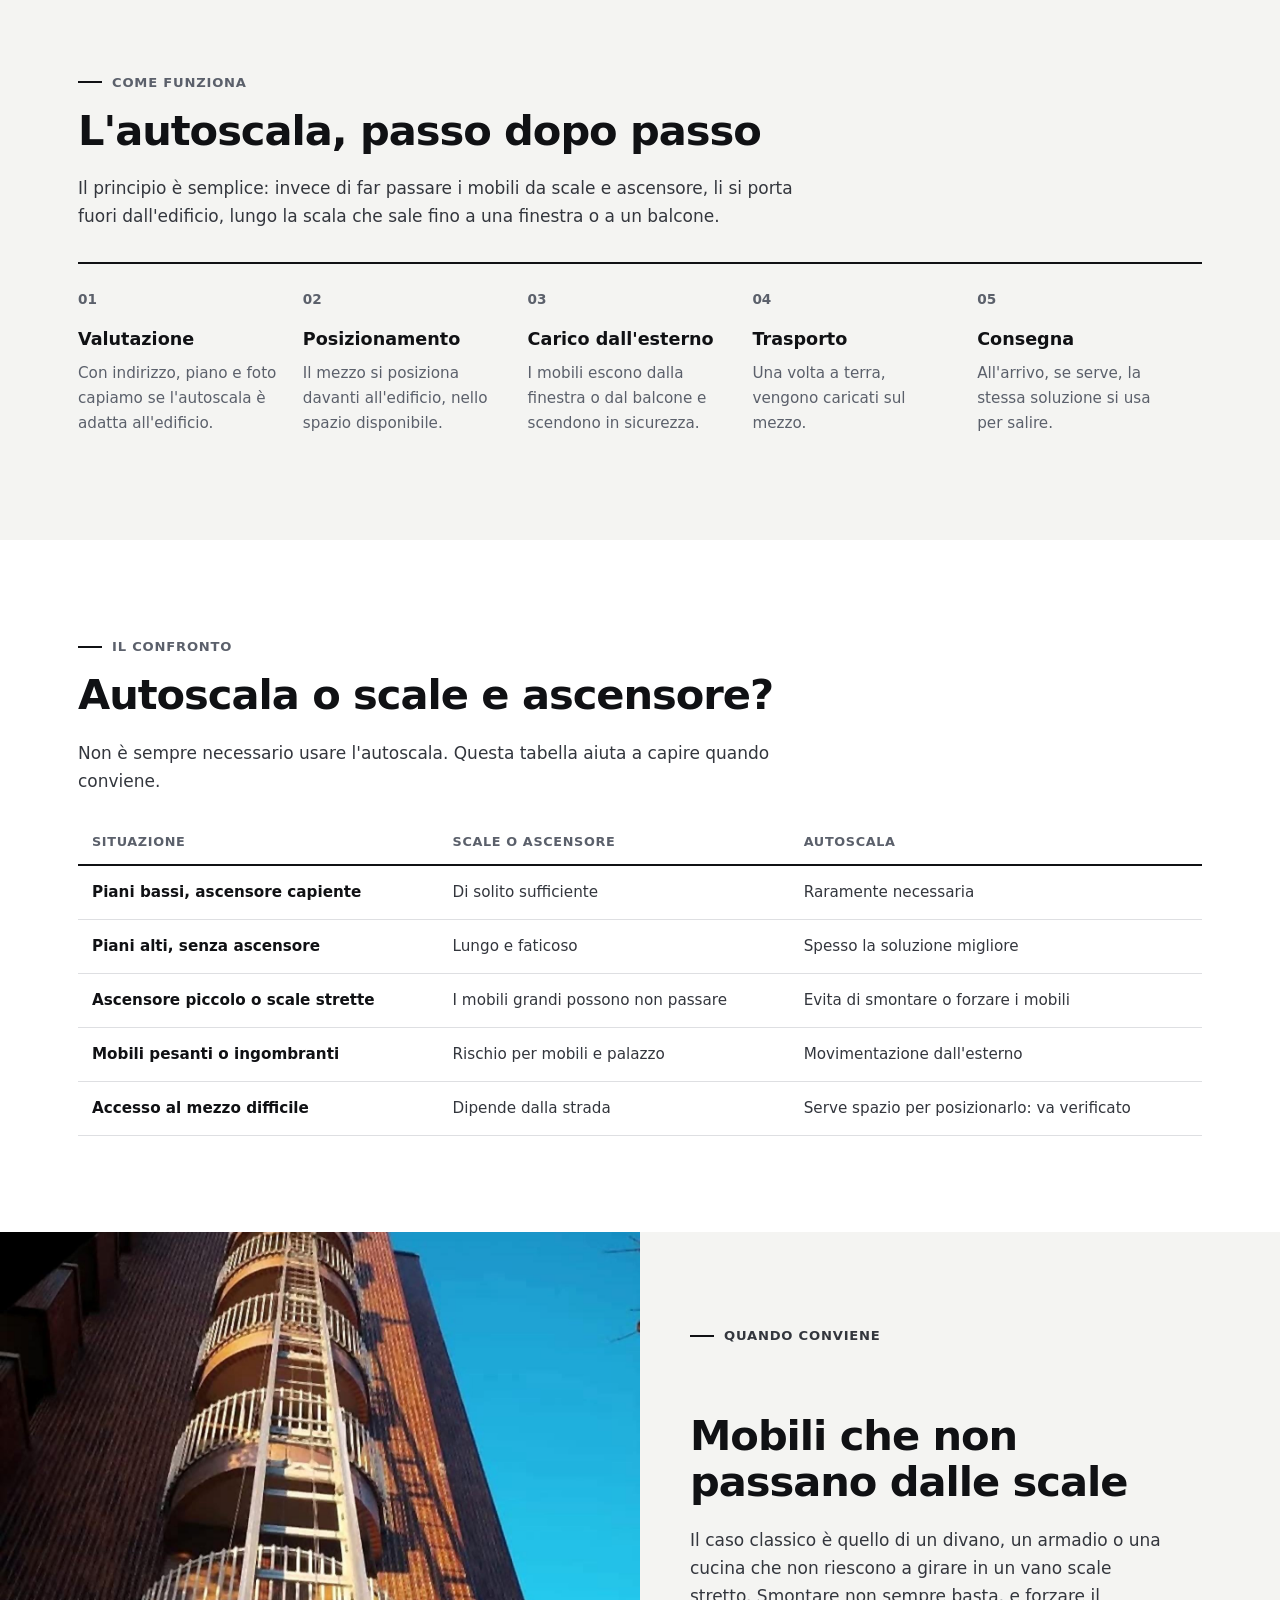
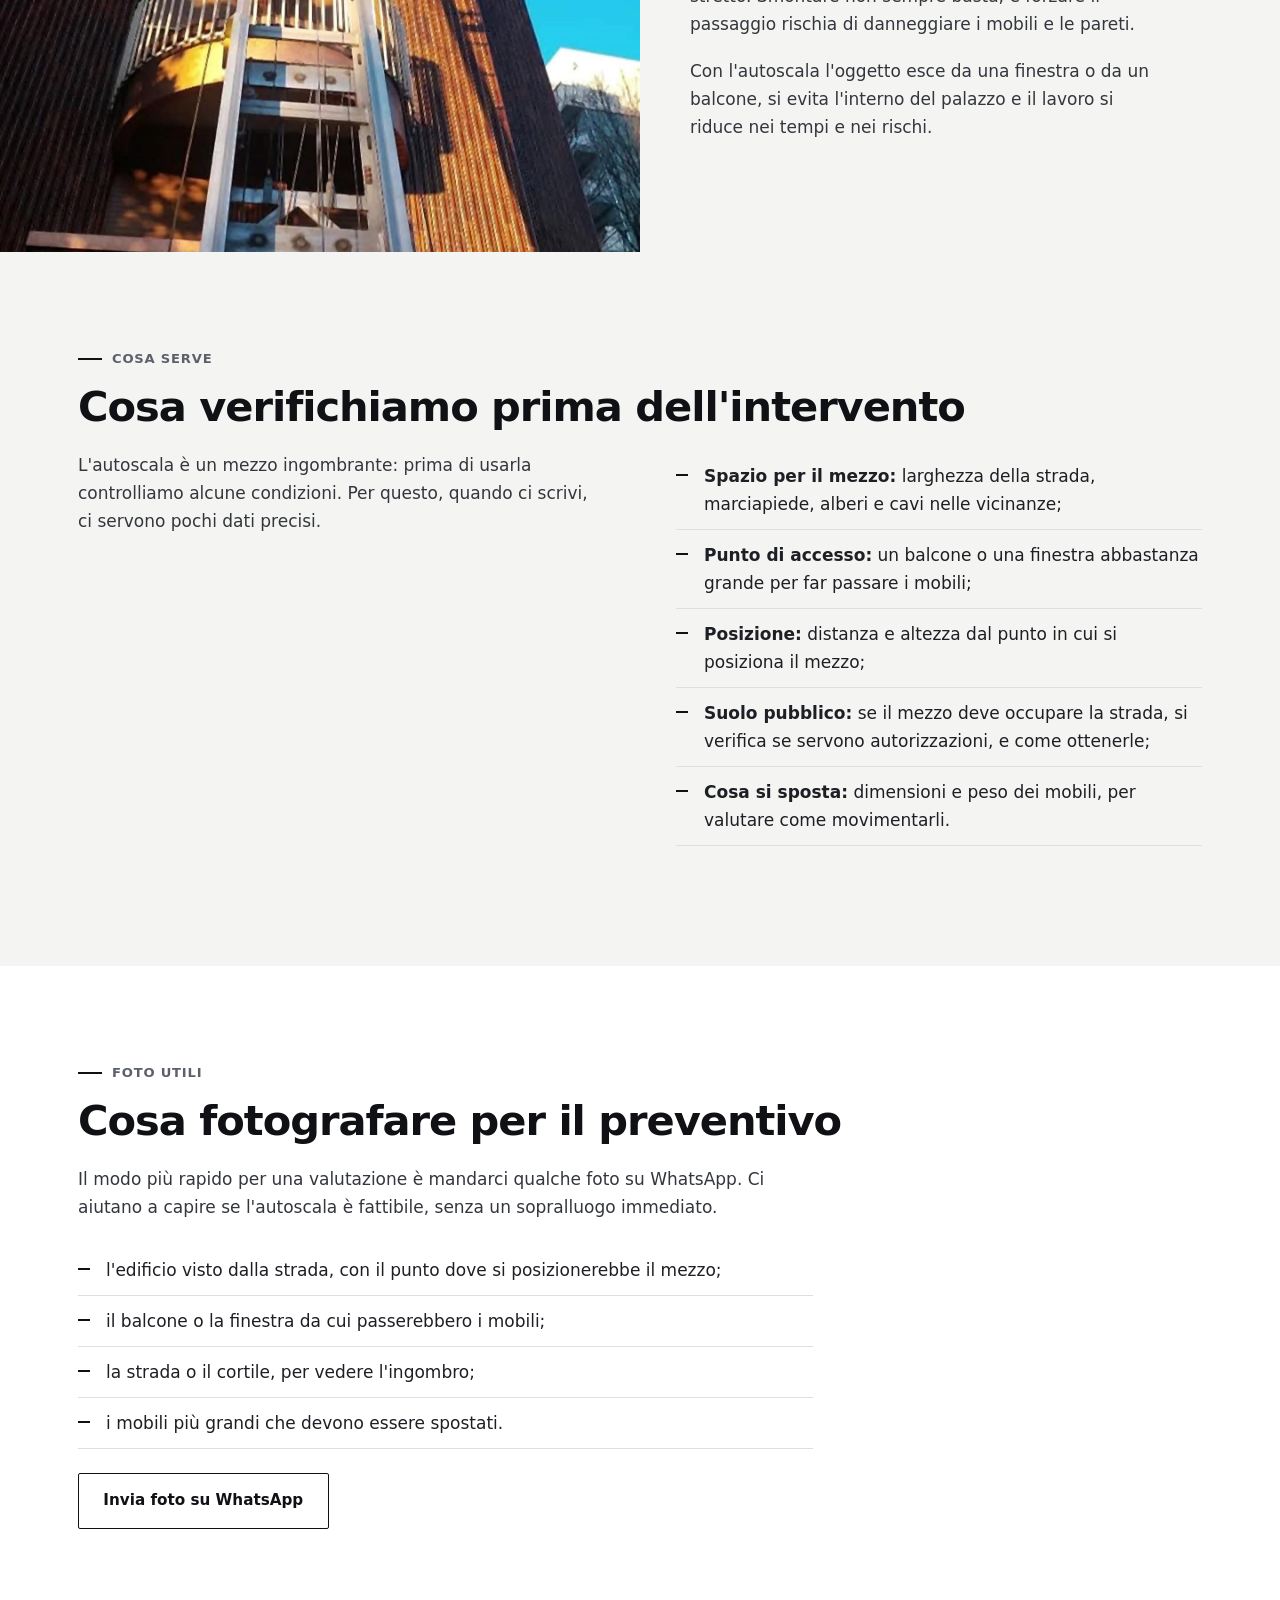
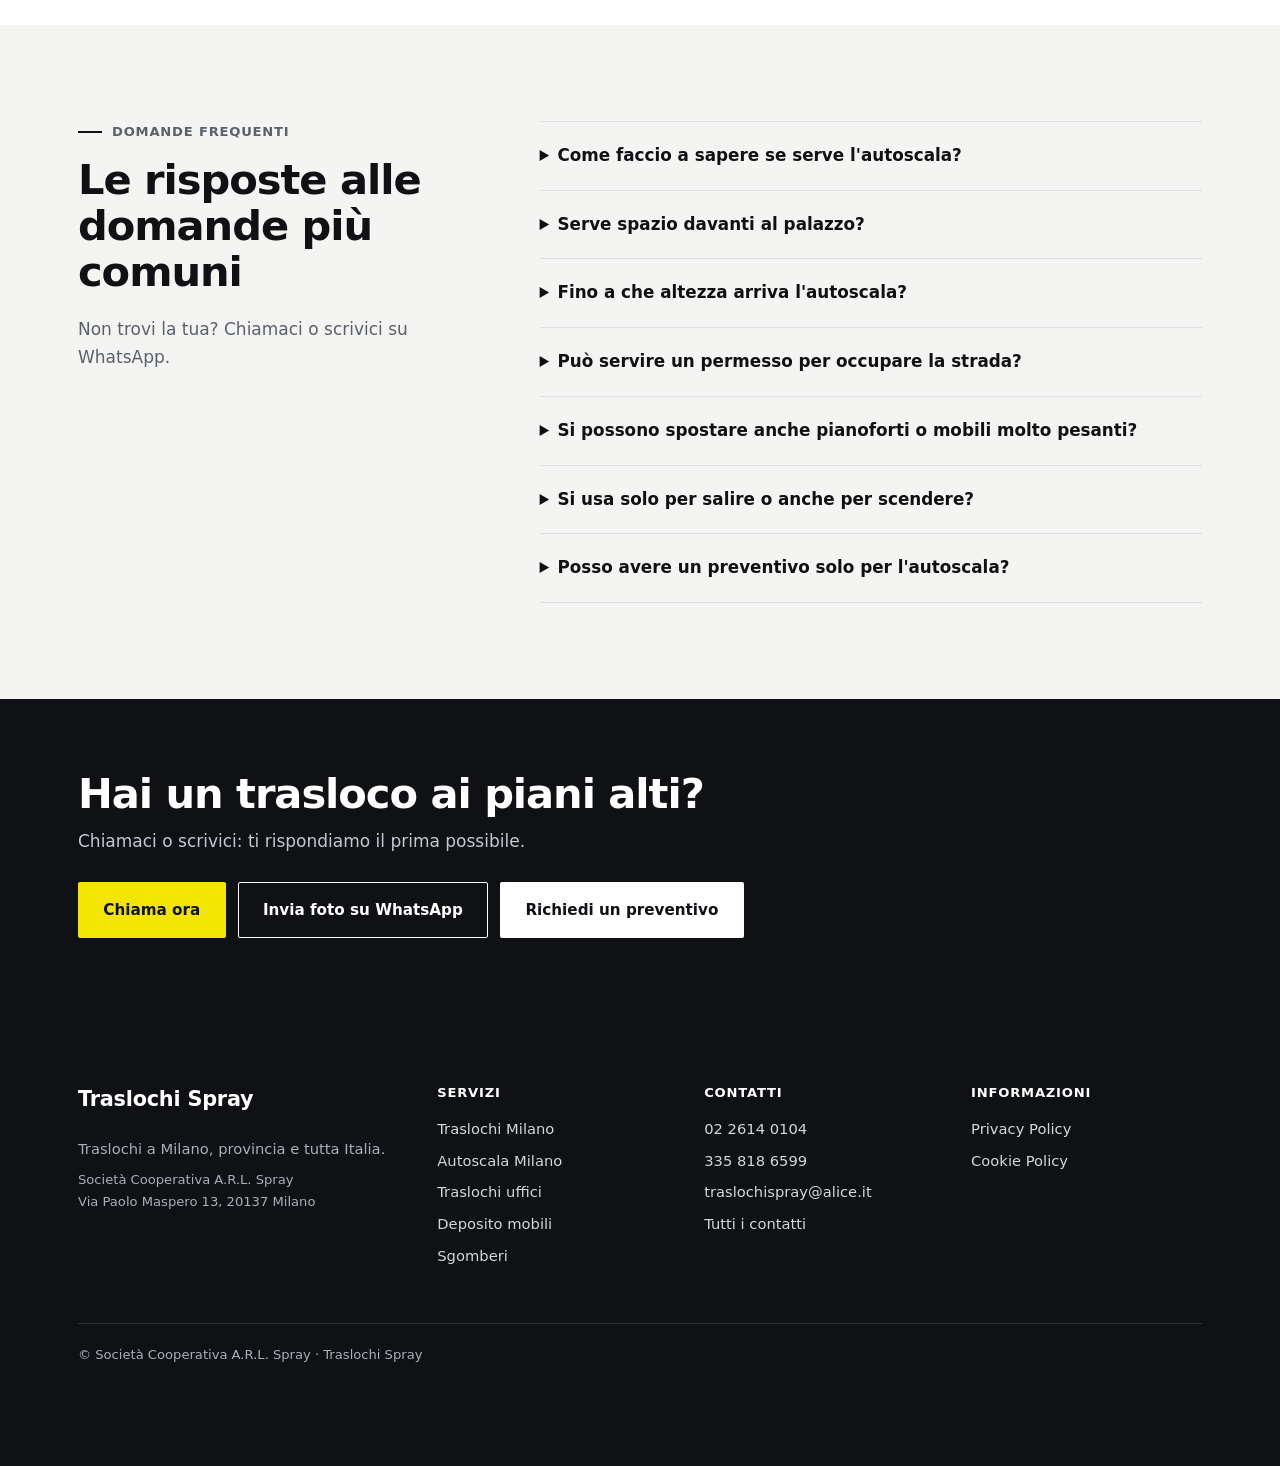
<file: autoscala-milano/index.html>
<!doctype html>
<html lang="it">
<head>
<meta charset="utf-8">
<meta name="viewport" content="width=device-width, initial-scale=1">
<title>Autoscala Milano fino a 65 metri | Traslochi Spray</title>
<meta name="description" content="Autoscala per traslochi a Milano fino a 65 metri: piani alti, scale strette, mobili voluminosi. Invia le foto su WhatsApp e ricevi un preventivo gratuito.">
<meta name="robots" content="noindex"><!-- ANTEPRIMA: togliere al lancio, vedi 04-clienti/traslochi-spray-v2-LANCIO.md -->
<link rel="canonical" href="https://www.traslochispray.com/autoscala-milano/">
<meta property="og:title" content="Autoscala Milano fino a 65 metri | Traslochi Spray">
<meta property="og:description" content="Autoscala per traslochi a Milano fino a 65 metri: piani alti, scale strette, mobili voluminosi. Invia le foto su WhatsApp e ricevi un preventivo gratuito.">
<meta property="og:type" content="website">
<meta property="og:locale" content="it_IT">
<meta property="og:image" content="https://www.traslochispray.com/img/autoscala-5.jpg">
<link rel="icon" href="../img/logo.png">
<script>document.documentElement.className+=" js"</script>
<link rel="stylesheet" href="../assets/style.css?v=1791613819">
<script type="application/ld+json">{"@context":"https://schema.org","@type":"FAQPage","mainEntity":[{"@type":"Question","name":"Come faccio a sapere se serve l'autoscala?","acceptedAnswer":{"@type":"Answer","text":"Mandaci l'indirizzo, il piano e qualche foto: ti diciamo se conviene e come procedere."}},{"@type":"Question","name":"Serve spazio davanti al palazzo?","acceptedAnswer":{"@type":"Answer","text":"Sì, il mezzo ha bisogno di spazio per posizionarsi. Lo verifichiamo insieme in fase di valutazione."}},{"@type":"Question","name":"Fino a che altezza arriva l'autoscala?","acceptedAnswer":{"@type":"Answer","text":"Fino a 65 metri."}},{"@type":"Question","name":"Può servire un permesso per occupare la strada?","acceptedAnswer":{"@type":"Answer","text":"Se il mezzo deve occupare suolo pubblico, può essere necessario un permesso. Lo verifichiamo insieme in fase di valutazione, in base al luogo."}},{"@type":"Question","name":"Si possono spostare anche pianoforti o mobili molto pesanti?","acceptedAnswer":{"@type":"Answer","text":"Dipende da peso, dimensioni e dall'edificio. Descrivici cosa devi spostare e valutiamo il caso."}},{"@type":"Question","name":"Si usa solo per salire o anche per scendere?","acceptedAnswer":{"@type":"Answer","text":"Per entrambe le operazioni: i mobili possono essere calati dall'appartamento o sollevati verso la nuova abitazione."}},{"@type":"Question","name":"Posso avere un preventivo solo per l'autoscala?","acceptedAnswer":{"@type":"Answer","text":"Sì, puoi richiederci l'autoscala come servizio singolo oppure all'interno di un trasloco completo."}}]}</script>
<script type="application/ld+json">{"@context":"https://schema.org","@type":"BreadcrumbList","itemListElement":[{"@type":"ListItem","position":1,"name":"Home","item":"https://www.traslochispray.com/"},{"@type":"ListItem","position":2,"name":"Autoscala Milano","item":"https://www.traslochispray.com/autoscala-milano/"}]}</script>
</head>
<body>
<a class="skip" href="#main">Vai al contenuto</a>
<div class="progress" aria-hidden="true"></div>
<header class="site-top">
  <div class="wrap">
    <a href="../" class="logo"><img src="../img/logo.png" alt="Traslochi Spray, home" width="251" height="103"></a>
    <button class="burger" aria-label="Apri il menu" aria-expanded="false" aria-controls="menu"><span></span><span></span><span></span></button>
    <nav id="menu" aria-label="Menu principale">
      <ul><li><a href="../">Home</a></li><li><a href="../traslochi-milano/">Traslochi Milano</a></li><li><a href="../autoscala-milano/" aria-current="page">Autoscala Milano</a></li><li><a href="../traslochi-uffici-milano/">Traslochi Uffici</a></li><li><a href="../deposito-mobili-milano/">Deposito Mobili</a></li><li><a href="../sgomberi-milano/">Sgomberi</a></li><li><a href="../contatti/">Contatti</a></li></ul>
      <a href="../contatti/#preventivo" class="btn btn-giallo nav-cta">Richiedi preventivo</a>
    </nav>
  </div>
</header>
<main id="main">
<section class="hero" style="background-image:url('../img/autoscala-5.jpg')">
  <div class="wrap">
    <div class="hero-t">
      <p class="eyebrow">Il nostro punto forte</p>
      <h1>Autoscala a Milano <span>fino a 65 metri</span></h1>
      <p class="lead">Per i piani alti, le scale strette e gli arredi voluminosi: i mobili passano da finestra o balcone.</p>
      <div class="ctas"><a href="tel:+390226140104" class="btn btn-giallo">Chiama ora</a><a href="https://wa.me/393358186599?text=Buongiorno%2C%20vi%20invio%20le%20foto%20per%20valutare%20l'autoscala" class="btn btn-wa">Invia foto su WhatsApp</a><a href="../contatti/#preventivo" class="btn btn-rosso">Richiedi un preventivo</a></div>
    </div>
  </div>
</section><nav class="bc" aria-label="Percorso"><div class="wrap"><a href="../">Home</a> <span aria-hidden="true">›</span> Autoscala Milano</div></nav>
<section class="split">
  <div class="split-t"><div class="testo"><h2>Autoscala fino a 65 metri</h2>
  <p>Disponiamo di un'autoscala che arriva fino a 65 metri. I mobili e gli oggetti ingombranti vengono caricati o calati dall'esterno, da una finestra o da un balcone, senza dover passare da scale e ascensore.</p>
  <p>L'uso dell'autoscala si valuta caso per caso, in base all'edificio, agli accessi e allo spazio disponibile per il mezzo.</p></div></div>
  <div class="split-i"><img src="../img/autoscala-3.jpg" alt="Autoscala accanto ai balconi di un condominio" width="720" height="725" loading="lazy"></div>
</section>
<section class="gal" aria-label="Alcuni nostri interventi">
  <img src="../img/autoscala-6.jpg" alt="Trasloco con autoscala in un cantiere con ponteggi" width="717" height="787" loading="lazy">
  <img src="../img/autoscala-2.jpg" alt="Autoscala in azione su un palazzo" width="720" height="968" loading="lazy">
  <img src="../img/autoscala-4.jpg" alt="Operatore con autoscala montata su un edificio" width="720" height="922" loading="lazy">
</section>
<section class="sez chiaro"><div class="wrap testo">
  <h2>Quando è utile</h2>
  <ul class="lista"><li>piani alti, soprattutto senza ascensore o con ascensore piccolo;</li><li>scale strette o a chiocciola;</li><li>divani, armadi e cucine che non passano dal vano scale;</li><li>elettrodomestici e oggetti pesanti;</li><li>qualsiasi oggetto voluminoso difficile da portare a mano.</li></ul>
</div></section>
<section class="sez"><div class="wrap testo">
  <h2>Prima dell'intervento</h2>
  <p>Per valutare se l'autoscala è la soluzione giusta ci servono:</p>
  <ul class="lista"><li>l'indirizzo e il piano;</li><li>se c'è un balcone o una finestra accessibile;</li><li>lo spazio disponibile davanti all'edificio per il mezzo;</li><li>il tipo di mobili da spostare.</li></ul>
  <p>Il modo più semplice: mandaci qualche foto su WhatsApp, con l'indirizzo.</p>
  <div class="ctas"><a href="tel:+390226140104" class="btn btn-giallo">Chiama ora</a><a href="https://wa.me/393358186599?text=Buongiorno%2C%20vi%20invio%20le%20foto%20per%20valutare%20l'autoscala" class="btn btn-wa">Invia foto su WhatsApp</a><a href="../contatti/#preventivo" class="btn btn-rosso">Richiedi un preventivo</a></div>
</div></section>
<section class="sez chiaro"><div class="wrap"><p class="eyebrow">Come funziona</p><h2>L'autoscala, passo dopo passo</h2><p class="intro">Il principio è semplice: invece di far passare i mobili da scale e ascensore, li si porta fuori dall'edificio, lungo la scala che sale fino a una finestra o a un balcone.</p><ol class="passi"><li><b>Valutazione</b><span>Con indirizzo, piano e foto capiamo se l'autoscala è adatta all'edificio.</span></li><li><b>Posizionamento</b><span>Il mezzo si posiziona davanti all'edificio, nello spazio disponibile.</span></li><li><b>Carico dall'esterno</b><span>I mobili escono dalla finestra o dal balcone e scendono in sicurezza.</span></li><li><b>Trasporto</b><span>Una volta a terra, vengono caricati sul mezzo.</span></li><li><b>Consegna</b><span>All'arrivo, se serve, la stessa soluzione si usa per salire.</span></li></ol></div></section><section class="sez "><div class="wrap"><p class="eyebrow">Il confronto</p><h2>Autoscala o scale e ascensore?</h2><div class="testo"><p>Non è sempre necessario usare l'autoscala. Questa tabella aiuta a capire quando conviene.</p></div><div class="tw"><table><thead><tr><th>Situazione</th><th>Scale o ascensore</th><th>Autoscala</th></tr></thead><tbody><tr><td>Piani bassi, ascensore capiente</td><td>Di solito sufficiente</td><td>Raramente necessaria</td></tr><tr><td>Piani alti, senza ascensore</td><td>Lungo e faticoso</td><td>Spesso la soluzione migliore</td></tr><tr><td>Ascensore piccolo o scale strette</td><td>I mobili grandi possono non passare</td><td>Evita di smontare o forzare i mobili</td></tr><tr><td>Mobili pesanti o ingombranti</td><td>Rischio per mobili e palazzo</td><td>Movimentazione dall'esterno</td></tr><tr><td>Accesso al mezzo difficile</td><td>Dipende dalla strada</td><td>Serve spazio per posizionarlo: va verificato</td></tr></tbody></table></div></div></section><section class="split rev"><div class="split-t"><div class="testo"><p class="eyebrow">Quando conviene</p><h2>Mobili che non passano dalle scale</h2><p>Il caso classico è quello di un divano, un armadio o una cucina che non riescono a girare in un vano scale stretto. Smontare non sempre basta, e forzare il passaggio rischia di danneggiare i mobili e le pareti.</p><p>Con l'autoscala l'oggetto esce da una finestra o da un balcone, si evita l'interno del palazzo e il lavoro si riduce nei tempi e nei rischi.</p></div></div><div class="split-i"><img src="../img/autoscala-1.jpg" alt="Autoscala su facciata di un palazzo alto a Milano" width="720" height="900" loading="lazy"></div></section><section class="sez chiaro"><div class="wrap"><p class="eyebrow">Cosa serve</p><h2>Cosa verifichiamo prima dell'intervento</h2><div class="due-col top"><div class="testo"><p>L'autoscala è un mezzo ingombrante: prima di usarla controlliamo alcune condizioni. Per questo, quando ci scrivi, ci servono pochi dati precisi.</p></div><div class="testo"><ul class="lista"><li><b>Spazio per il mezzo:</b> larghezza della strada, marciapiede, alberi e cavi nelle vicinanze;</li><li><b>Punto di accesso:</b> un balcone o una finestra abbastanza grande per far passare i mobili;</li><li><b>Posizione:</b> distanza e altezza dal punto in cui si posiziona il mezzo;</li><li><b>Suolo pubblico:</b> se il mezzo deve occupare la strada, si verifica se servono autorizzazioni, e come ottenerle;</li><li><b>Cosa si sposta:</b> dimensioni e peso dei mobili, per valutare come movimentarli.</li></ul></div></div></div></section><section class="sez "><div class="wrap"><p class="eyebrow">Foto utili</p><h2>Cosa fotografare per il preventivo</h2><div class="testo"><p>Il modo più rapido per una valutazione è mandarci qualche foto su WhatsApp. Ci aiutano a capire se l'autoscala è fattibile, senza un sopralluogo immediato.</p></div><ul class="lista"><li>l'edificio visto dalla strada, con il punto dove si posizionerebbe il mezzo;</li><li>il balcone o la finestra da cui passerebbero i mobili;</li><li>la strada o il cortile, per vedere l'ingombro;</li><li>i mobili più grandi che devono essere spostati.</li></ul><div class="ctas" style="margin-top:24px"><a href="https://wa.me/393358186599?text=Buongiorno%2C%20vi%20invio%20le%20foto%20per%20valutare%20l%27autoscala" class="btn btn-wa">Invia foto su WhatsApp</a></div></div></section><section class="sez chiaro" id="faq"><div class="wrap faq-g"><div><p class="eyebrow">Domande frequenti</p><h2>Le risposte alle domande più comuni</h2><p class="sub">Non trovi la tua? Chiamaci o scrivici su WhatsApp.</p></div><div><details><summary>Come faccio a sapere se serve l'autoscala?</summary><p>Mandaci l'indirizzo, il piano e qualche foto: ti diciamo se conviene e come procedere.</p></details><details><summary>Serve spazio davanti al palazzo?</summary><p>Sì, il mezzo ha bisogno di spazio per posizionarsi. Lo verifichiamo insieme in fase di valutazione.</p></details><details><summary>Fino a che altezza arriva l'autoscala?</summary><p>Fino a 65 metri.</p></details><details><summary>Può servire un permesso per occupare la strada?</summary><p>Se il mezzo deve occupare suolo pubblico, può essere necessario un permesso. Lo verifichiamo insieme in fase di valutazione, in base al luogo.</p></details><details><summary>Si possono spostare anche pianoforti o mobili molto pesanti?</summary><p>Dipende da peso, dimensioni e dall'edificio. Descrivici cosa devi spostare e valutiamo il caso.</p></details><details><summary>Si usa solo per salire o anche per scendere?</summary><p>Per entrambe le operazioni: i mobili possono essere calati dall'appartamento o sollevati verso la nuova abitazione.</p></details><details><summary>Posso avere un preventivo solo per l'autoscala?</summary><p>Sì, puoi richiederci l'autoscala come servizio singolo oppure all'interno di un trasloco completo.</p></details></div></div></section><section class="band"><div class="wrap"><h2>Hai un trasloco ai piani alti?</h2><p>Chiamaci o scrivici: ti rispondiamo il prima possibile.</p><div class="ctas"><a href="tel:+390226140104" class="btn btn-giallo">Chiama ora</a><a href="https://wa.me/393358186599?text=Buongiorno%2C%20vi%20invio%20le%20foto%20per%20valutare%20l'autoscala" class="btn btn-wa">Invia foto su WhatsApp</a><a href="../contatti/#preventivo" class="btn btn-rosso">Richiedi un preventivo</a></div></div></section>
</main>
<footer class="foot">
  <div class="wrap cols4">
    <div><b class="fn">Traslochi Spray</b><p>Traslochi a Milano, provincia e tutta Italia.</p><p class="sm">Società Cooperativa A.R.L. Spray<br><!--d:indirizzo_completo-->Via Paolo Maspero 13, 20137 Milano<!--/d--></p></div>
    <div><b>Servizi</b><ul><li><a href="../traslochi-milano/">Traslochi Milano</a></li><li><a href="../autoscala-milano/">Autoscala Milano</a></li><li><a href="../traslochi-uffici-milano/">Traslochi uffici</a></li><li><a href="../deposito-mobili-milano/">Deposito mobili</a></li><li><a href="../sgomberi-milano/">Sgomberi</a></li></ul></div>
    <div><b>Contatti</b><ul><li><a href="tel:+390226140104">02 2614 0104</a></li><li><a href="tel:+393358186599">335 818 6599</a></li><li><a href="mailto:traslochispray@alice.it">traslochispray@alice.it</a></li><li><a href="../contatti/">Tutti i contatti</a></li></ul></div>
    <div><b>Informazioni</b><ul><li><a href="../privacy/">Privacy Policy</a></li><li><a href="../privacy/#cookie">Cookie Policy</a></li></ul></div>
  </div>
  <div class="wrap"><div class="copy">© Società Cooperativa A.R.L. Spray · Traslochi Spray</div></div>
</footer>
<div class="barra" role="navigation" aria-label="Azioni rapide">
  <a href="tel:+390226140104" class="b-tel"><svg viewBox="0 0 24 24" aria-hidden="true"><path d="M6.6 10.8a15 15 0 0 0 6.6 6.6l2.2-2.2a1 1 0 0 1 1-.25 11 11 0 0 0 3.6.6 1 1 0 0 1 1 1V20a1 1 0 0 1-1 1A17 17 0 0 1 3 4a1 1 0 0 1 1-1h3.5a1 1 0 0 1 1 1c0 1.25.2 2.45.6 3.6a1 1 0 0 1-.25 1z"/></svg>Chiama</a>
  <a href="https://wa.me/393358186599?text=Buongiorno%2C%20vorrei%20un%20preventivo%20per%20un%20trasloco" class="b-wa" rel="noopener"><svg viewBox="0 0 24 24" aria-hidden="true"><path d="M12 2a10 10 0 0 0-8.6 15.1L2 22l5-1.3A10 10 0 1 0 12 2zm0 18.2c-1.5 0-3-.4-4.3-1.2l-.3-.2-3 .8.8-2.9-.2-.3A8.2 8.2 0 1 1 12 20.2zm4.5-6.1c-.2-.1-1.5-.7-1.7-.8-.2-.1-.4-.1-.6.1l-.8 1c-.1.2-.3.2-.5.1-.2-.1-1-.4-2-1.2-.7-.6-1.2-1.4-1.3-1.7-.1-.2 0-.4.1-.5l.4-.4.3-.4v-.4l-.8-1.9c-.2-.5-.4-.4-.6-.4h-.5c-.2 0-.4.1-.7.3-.2.2-.9.9-.9 2.2s.9 2.5 1 2.7c.1.2 1.8 2.8 4.4 3.9 2.2.9 2.6.7 3.1.7.5-.1 1.5-.6 1.7-1.2.2-.6.2-1.1.1-1.2l-.5-.3z"/></svg>WhatsApp</a>
  <a href="../contatti/#preventivo" class="b-prev"><svg viewBox="0 0 24 24" aria-hidden="true"><path d="M5 3h10l4 4v14H5zM14 3v5h5M8 12h8M8 16h8"/></svg>Preventivo</a>
</div>
<script src="../assets/site.js?v=1791613819" defer></script>
</body>
</html>
</file>
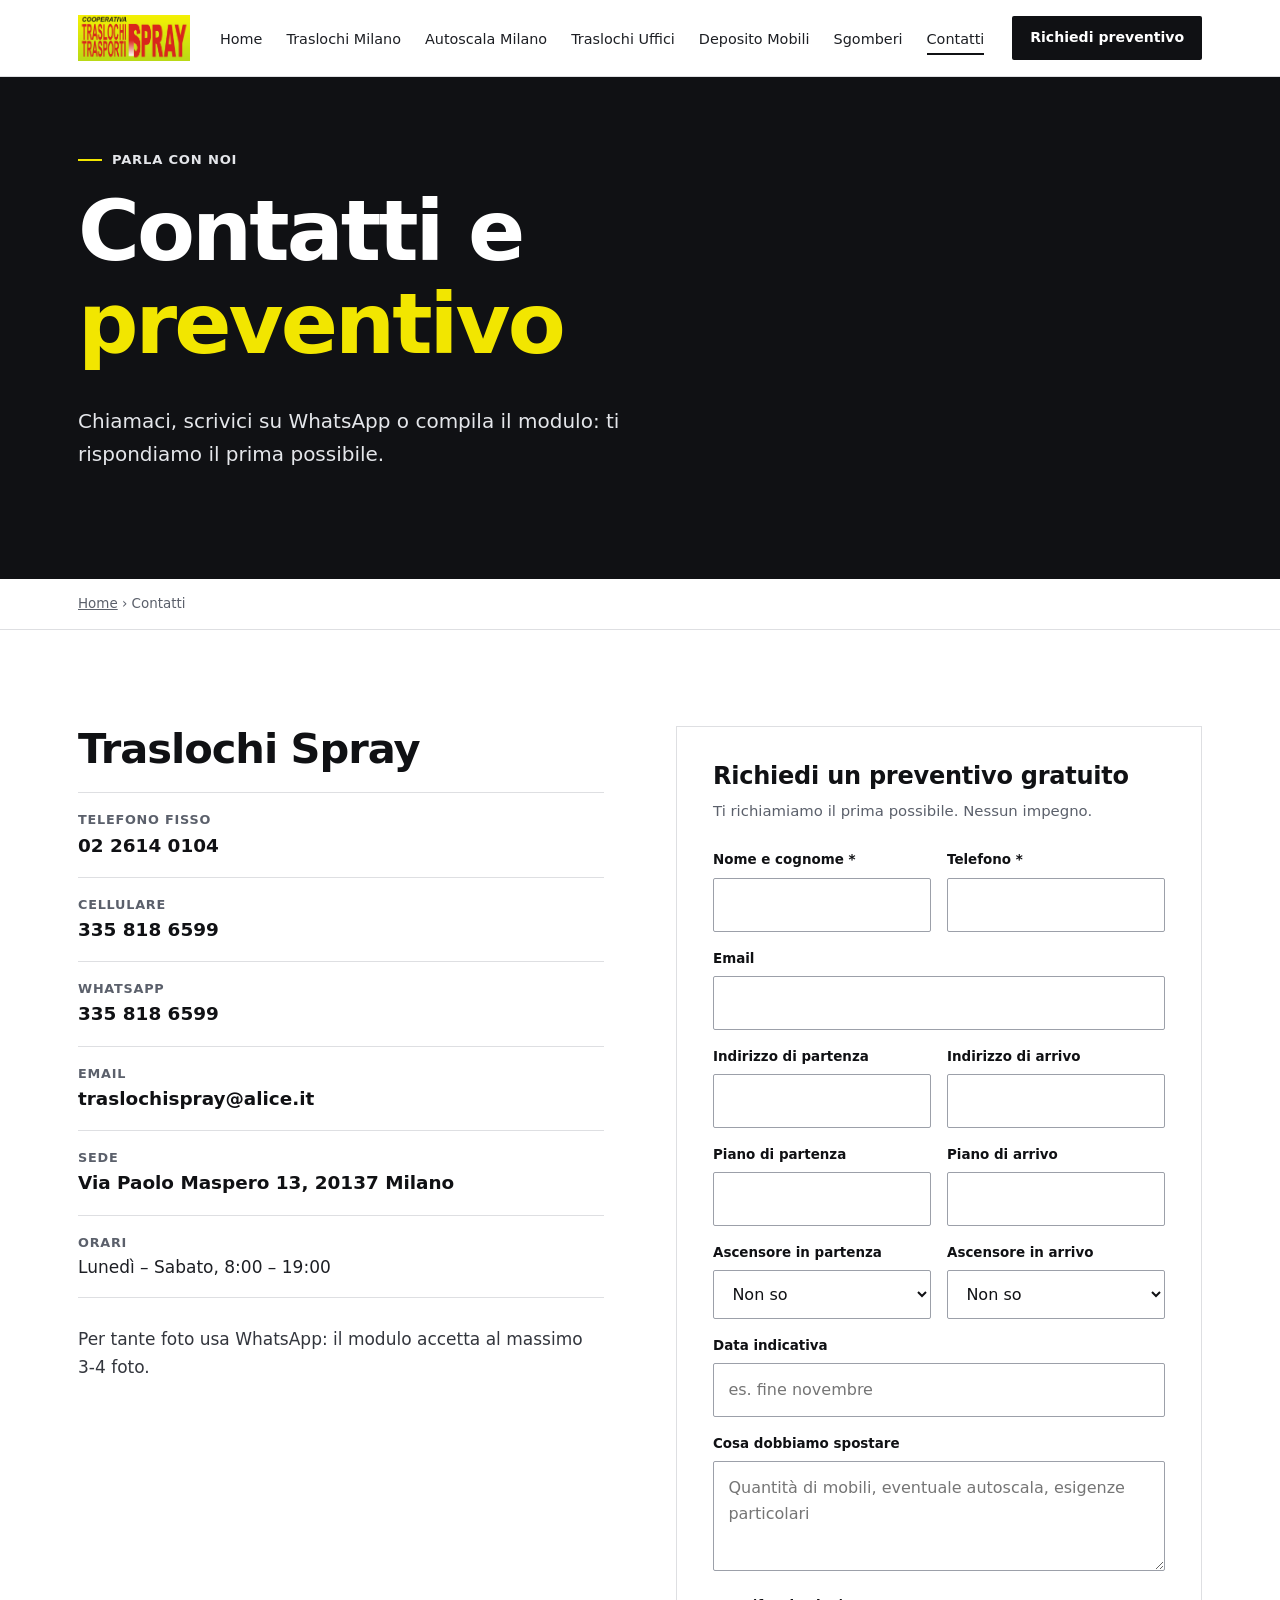
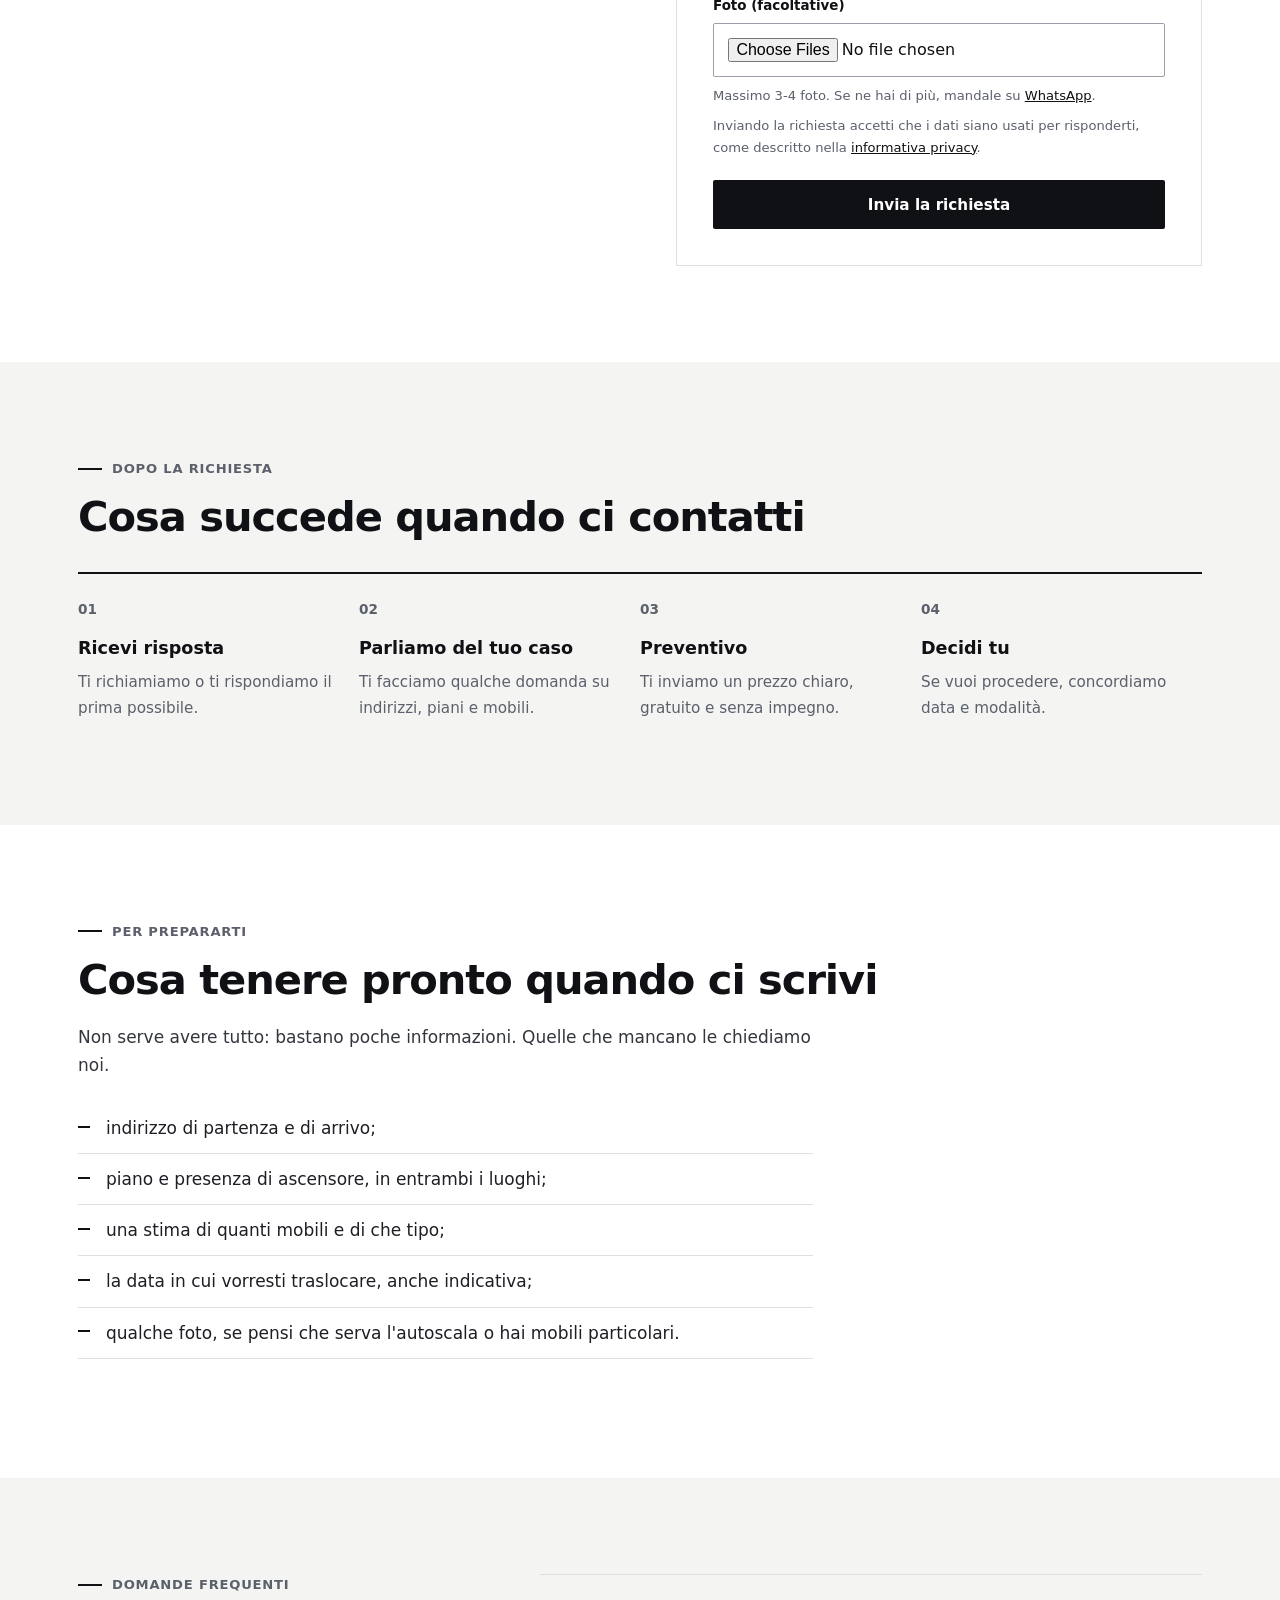
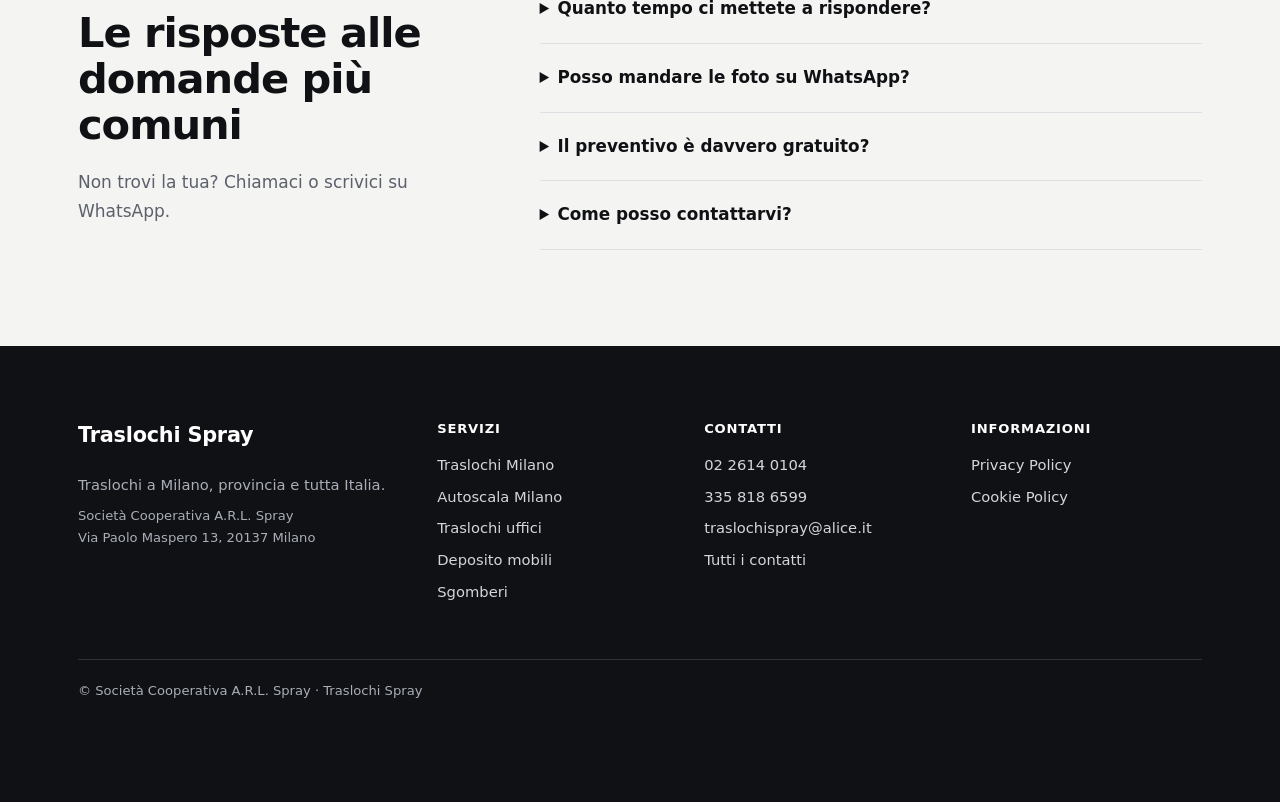
<file: contatti/index.html>
<!doctype html>
<html lang="it">
<head>
<meta charset="utf-8">
<meta name="viewport" content="width=device-width, initial-scale=1">
<title>Contatti | Traslochi Spray</title>
<meta name="description" content="Contatta Traslochi Spray a Milano: telefono, WhatsApp, email e modulo per il preventivo gratuito. Puoi allegare le foto.">
<meta name="robots" content="noindex"><!-- ANTEPRIMA: togliere al lancio, vedi 04-clienti/traslochi-spray-v2-LANCIO.md -->
<link rel="canonical" href="https://www.traslochispray.com/contatti/">
<meta property="og:title" content="Contatti | Traslochi Spray">
<meta property="og:description" content="Contatta Traslochi Spray a Milano: telefono, WhatsApp, email e modulo per il preventivo gratuito. Puoi allegare le foto.">
<meta property="og:type" content="website">
<meta property="og:locale" content="it_IT">
<meta property="og:image" content="https://www.traslochispray.com/img/autoscala-4.jpg">
<link rel="icon" href="../img/logo.png">
<script>document.documentElement.className+=" js"</script>
<link rel="stylesheet" href="../assets/style.css?v=1791613819">
<script type="application/ld+json">{"@context":"https://schema.org","@type":"FAQPage","mainEntity":[{"@type":"Question","name":"Quanto tempo ci mettete a rispondere?","acceptedAnswer":{"@type":"Answer","text":"Rispondiamo il prima possibile."}},{"@type":"Question","name":"Posso mandare le foto su WhatsApp?","acceptedAnswer":{"@type":"Answer","text":"Sì, è il modo più comodo, soprattutto se sono tante. Il modulo accetta al massimo 3-4 foto."}},{"@type":"Question","name":"Il preventivo è davvero gratuito?","acceptedAnswer":{"@type":"Answer","text":"Sì, il preventivo è gratuito e senza impegno."}},{"@type":"Question","name":"Come posso contattarvi?","acceptedAnswer":{"@type":"Answer","text":"Per telefono (02 2614 0104 o 335 818 6599), su WhatsApp, via email o con il modulo."}}]}</script>
<script type="application/ld+json">{"@context":"https://schema.org","@type":"BreadcrumbList","itemListElement":[{"@type":"ListItem","position":1,"name":"Home","item":"https://www.traslochispray.com/"},{"@type":"ListItem","position":2,"name":"Contatti","item":"https://www.traslochispray.com/contatti/"}]}</script>
</head>
<body>
<a class="skip" href="#main">Vai al contenuto</a>
<div class="progress" aria-hidden="true"></div>
<header class="site-top">
  <div class="wrap">
    <a href="../" class="logo"><img src="../img/logo.png" alt="Traslochi Spray, home" width="251" height="103"></a>
    <button class="burger" aria-label="Apri il menu" aria-expanded="false" aria-controls="menu"><span></span><span></span><span></span></button>
    <nav id="menu" aria-label="Menu principale">
      <ul><li><a href="../">Home</a></li><li><a href="../traslochi-milano/">Traslochi Milano</a></li><li><a href="../autoscala-milano/">Autoscala Milano</a></li><li><a href="../traslochi-uffici-milano/">Traslochi Uffici</a></li><li><a href="../deposito-mobili-milano/">Deposito Mobili</a></li><li><a href="../sgomberi-milano/">Sgomberi</a></li><li><a href="../contatti/" aria-current="page">Contatti</a></li></ul>
      <a href="../contatti/#preventivo" class="btn btn-giallo nav-cta">Richiedi preventivo</a>
    </nav>
  </div>
</header>
<main id="main">
<section class="hero piccolo"><div class="wrap"><div class="hero-t"><p class="eyebrow">Parla con noi</p><h1>Contatti e <span>preventivo</span></h1><p class="lead">Chiamaci, scrivici su WhatsApp o compila il modulo: ti rispondiamo il prima possibile.</p></div></div></section><nav class="bc" aria-label="Percorso"><div class="wrap"><a href="../">Home</a> <span aria-hidden="true">›</span> Contatti</div></nav>
<section class="sez" id="preventivo"><div class="wrap due-col top">
  <div class="testo">
    <h2>Traslochi Spray</h2>
    <ul class="contatti-l">
      <li><div><b>Telefono fisso</b><a href="tel:+390226140104">02 2614 0104</a></div></li>
      <li><div><b>Cellulare</b><a href="tel:+393358186599">335 818 6599</a></div></li>
      <li><div><b>WhatsApp</b><a href="https://wa.me/393358186599?text=Buongiorno%2C%20vorrei%20un%20preventivo%20per%20un%20trasloco">335 818 6599</a></div></li>
      <li><div><b>Email</b><a href="mailto:traslochispray@alice.it">traslochispray@alice.it</a></div></li>
      <li><div><b>Sede</b><a data-d="maps" href="https://www.google.com/maps/search/?api=1&query=Via%20Paolo%20Maspero%2013%2C%2020137%20Milano" target="_blank" rel="noopener"><!--d:indirizzo_completo-->Via Paolo Maspero 13, 20137 Milano<!--/d--></a></div></li>
      <li><div><b>Orari</b><!--d:orari-->Lunedì – Sabato, 8:00 – 19:00<!--/d--></div></li>
    </ul>
    <p>Per tante foto usa WhatsApp: il modulo accetta al massimo 3-4 foto.</p>
  </div>
  <form name="preventivo-contatti" method="POST" action="../grazie/" data-netlify="true" netlify-honeypot="bot-field" enctype="multipart/form-data" class="modulo">
  <input type="hidden" name="form-name" value="preventivo-contatti">
  <p class="hp"><label>Non compilare: <input name="bot-field" tabindex="-1" autocomplete="off"></label></p>
  <h3>Richiedi un preventivo gratuito</h3>
  <p class="nota">Ti richiamiamo il prima possibile. Nessun impegno.</p>
  <div class="due"><div><label for="preventivo-contatti-nome">Nome e cognome *</label><input id="preventivo-contatti-nome" name="nome" required autocomplete="name"></div>
  <div><label for="preventivo-contatti-tel">Telefono *</label><input id="preventivo-contatti-tel" name="telefono" type="tel" required autocomplete="tel"></div></div>
  <label for="preventivo-contatti-email">Email</label><input id="preventivo-contatti-email" name="email" type="email" autocomplete="email">
  <div class="due"><div><label for="preventivo-contatti-da">Indirizzo di partenza</label><input id="preventivo-contatti-da" name="indirizzo_partenza"></div>
  <div><label for="preventivo-contatti-a">Indirizzo di arrivo</label><input id="preventivo-contatti-a" name="indirizzo_arrivo"></div></div>
  <div class="due"><div><label for="preventivo-contatti-pp">Piano di partenza</label><input id="preventivo-contatti-pp" name="piano_partenza"></div>
  <div><label for="preventivo-contatti-pa">Piano di arrivo</label><input id="preventivo-contatti-pa" name="piano_arrivo"></div></div>
  <div class="due"><div><label for="preventivo-contatti-ap">Ascensore in partenza</label><select id="preventivo-contatti-ap" name="ascensore_partenza"><option value="">Non so</option><option>Sì</option><option>No</option></select></div>
  <div><label for="preventivo-contatti-aa">Ascensore in arrivo</label><select id="preventivo-contatti-aa" name="ascensore_arrivo"><option value="">Non so</option><option>Sì</option><option>No</option></select></div></div>
  <label for="preventivo-contatti-data">Data indicativa</label><input id="preventivo-contatti-data" name="data_indicativa" placeholder="es. fine novembre">
  <label for="preventivo-contatti-desc">Cosa dobbiamo spostare</label><textarea id="preventivo-contatti-desc" name="descrizione" placeholder="Quantità di mobili, eventuale autoscala, esigenze particolari"></textarea>
  <label for="preventivo-contatti-foto">Foto (facoltative)</label><input id="preventivo-contatti-foto" name="foto" type="file" accept="image/*" multiple>
  <p class="nota piccola">Massimo 3-4 foto. Se ne hai di più, mandale su <a href="https://wa.me/393358186599?text=Buongiorno%2C%20vorrei%20un%20preventivo%20per%20un%20trasloco">WhatsApp</a>.</p>
  <p class="nota piccola">Inviando la richiesta accetti che i dati siano usati per risponderti, come descritto nella <a href="../privacy/">informativa privacy</a>.</p>
  <button class="btn btn-rosso" type="submit">Invia la richiesta</button>
</form>
</div></section>
<section class="sez chiaro"><div class="wrap"><p class="eyebrow">Dopo la richiesta</p><h2>Cosa succede quando ci contatti</h2><ol class="passi"><li><b>Ricevi risposta</b><span>Ti richiamiamo o ti rispondiamo il prima possibile.</span></li><li><b>Parliamo del tuo caso</b><span>Ti facciamo qualche domanda su indirizzi, piani e mobili.</span></li><li><b>Preventivo</b><span>Ti inviamo un prezzo chiaro, gratuito e senza impegno.</span></li><li><b>Decidi tu</b><span>Se vuoi procedere, concordiamo data e modalità.</span></li></ol></div></section><section class="sez "><div class="wrap"><p class="eyebrow">Per prepararti</p><h2>Cosa tenere pronto quando ci scrivi</h2><div class="testo"><p>Non serve avere tutto: bastano poche informazioni. Quelle che mancano le chiediamo noi.</p></div><ul class="lista"><li>indirizzo di partenza e di arrivo;</li><li>piano e presenza di ascensore, in entrambi i luoghi;</li><li>una stima di quanti mobili e di che tipo;</li><li>la data in cui vorresti traslocare, anche indicativa;</li><li>qualche foto, se pensi che serva l'autoscala o hai mobili particolari.</li></ul></div></section><section class="sez chiaro" id="faq"><div class="wrap faq-g"><div><p class="eyebrow">Domande frequenti</p><h2>Le risposte alle domande più comuni</h2><p class="sub">Non trovi la tua? Chiamaci o scrivici su WhatsApp.</p></div><div><details><summary>Quanto tempo ci mettete a rispondere?</summary><p>Rispondiamo il prima possibile.</p></details><details><summary>Posso mandare le foto su WhatsApp?</summary><p>Sì, è il modo più comodo, soprattutto se sono tante. Il modulo accetta al massimo 3-4 foto.</p></details><details><summary>Il preventivo è davvero gratuito?</summary><p>Sì, il preventivo è gratuito e senza impegno.</p></details><details><summary>Come posso contattarvi?</summary><p>Per telefono (02 2614 0104 o 335 818 6599), su WhatsApp, via email o con il modulo.</p></details></div></div></section>
</main>
<footer class="foot">
  <div class="wrap cols4">
    <div><b class="fn">Traslochi Spray</b><p>Traslochi a Milano, provincia e tutta Italia.</p><p class="sm">Società Cooperativa A.R.L. Spray<br><!--d:indirizzo_completo-->Via Paolo Maspero 13, 20137 Milano<!--/d--></p></div>
    <div><b>Servizi</b><ul><li><a href="../traslochi-milano/">Traslochi Milano</a></li><li><a href="../autoscala-milano/">Autoscala Milano</a></li><li><a href="../traslochi-uffici-milano/">Traslochi uffici</a></li><li><a href="../deposito-mobili-milano/">Deposito mobili</a></li><li><a href="../sgomberi-milano/">Sgomberi</a></li></ul></div>
    <div><b>Contatti</b><ul><li><a href="tel:+390226140104">02 2614 0104</a></li><li><a href="tel:+393358186599">335 818 6599</a></li><li><a href="mailto:traslochispray@alice.it">traslochispray@alice.it</a></li><li><a href="../contatti/">Tutti i contatti</a></li></ul></div>
    <div><b>Informazioni</b><ul><li><a href="../privacy/">Privacy Policy</a></li><li><a href="../privacy/#cookie">Cookie Policy</a></li></ul></div>
  </div>
  <div class="wrap"><div class="copy">© Società Cooperativa A.R.L. Spray · Traslochi Spray</div></div>
</footer>
<div class="barra" role="navigation" aria-label="Azioni rapide">
  <a href="tel:+390226140104" class="b-tel"><svg viewBox="0 0 24 24" aria-hidden="true"><path d="M6.6 10.8a15 15 0 0 0 6.6 6.6l2.2-2.2a1 1 0 0 1 1-.25 11 11 0 0 0 3.6.6 1 1 0 0 1 1 1V20a1 1 0 0 1-1 1A17 17 0 0 1 3 4a1 1 0 0 1 1-1h3.5a1 1 0 0 1 1 1c0 1.25.2 2.45.6 3.6a1 1 0 0 1-.25 1z"/></svg>Chiama</a>
  <a href="https://wa.me/393358186599?text=Buongiorno%2C%20vorrei%20un%20preventivo%20per%20un%20trasloco" class="b-wa" rel="noopener"><svg viewBox="0 0 24 24" aria-hidden="true"><path d="M12 2a10 10 0 0 0-8.6 15.1L2 22l5-1.3A10 10 0 1 0 12 2zm0 18.2c-1.5 0-3-.4-4.3-1.2l-.3-.2-3 .8.8-2.9-.2-.3A8.2 8.2 0 1 1 12 20.2zm4.5-6.1c-.2-.1-1.5-.7-1.7-.8-.2-.1-.4-.1-.6.1l-.8 1c-.1.2-.3.2-.5.1-.2-.1-1-.4-2-1.2-.7-.6-1.2-1.4-1.3-1.7-.1-.2 0-.4.1-.5l.4-.4.3-.4v-.4l-.8-1.9c-.2-.5-.4-.4-.6-.4h-.5c-.2 0-.4.1-.7.3-.2.2-.9.9-.9 2.2s.9 2.5 1 2.7c.1.2 1.8 2.8 4.4 3.9 2.2.9 2.6.7 3.1.7.5-.1 1.5-.6 1.7-1.2.2-.6.2-1.1.1-1.2l-.5-.3z"/></svg>WhatsApp</a>
  <a href="../contatti/#preventivo" class="b-prev"><svg viewBox="0 0 24 24" aria-hidden="true"><path d="M5 3h10l4 4v14H5zM14 3v5h5M8 12h8M8 16h8"/></svg>Preventivo</a>
</div>
<script src="../assets/site.js?v=1791613819" defer></script>
</body>
</html>
</file>
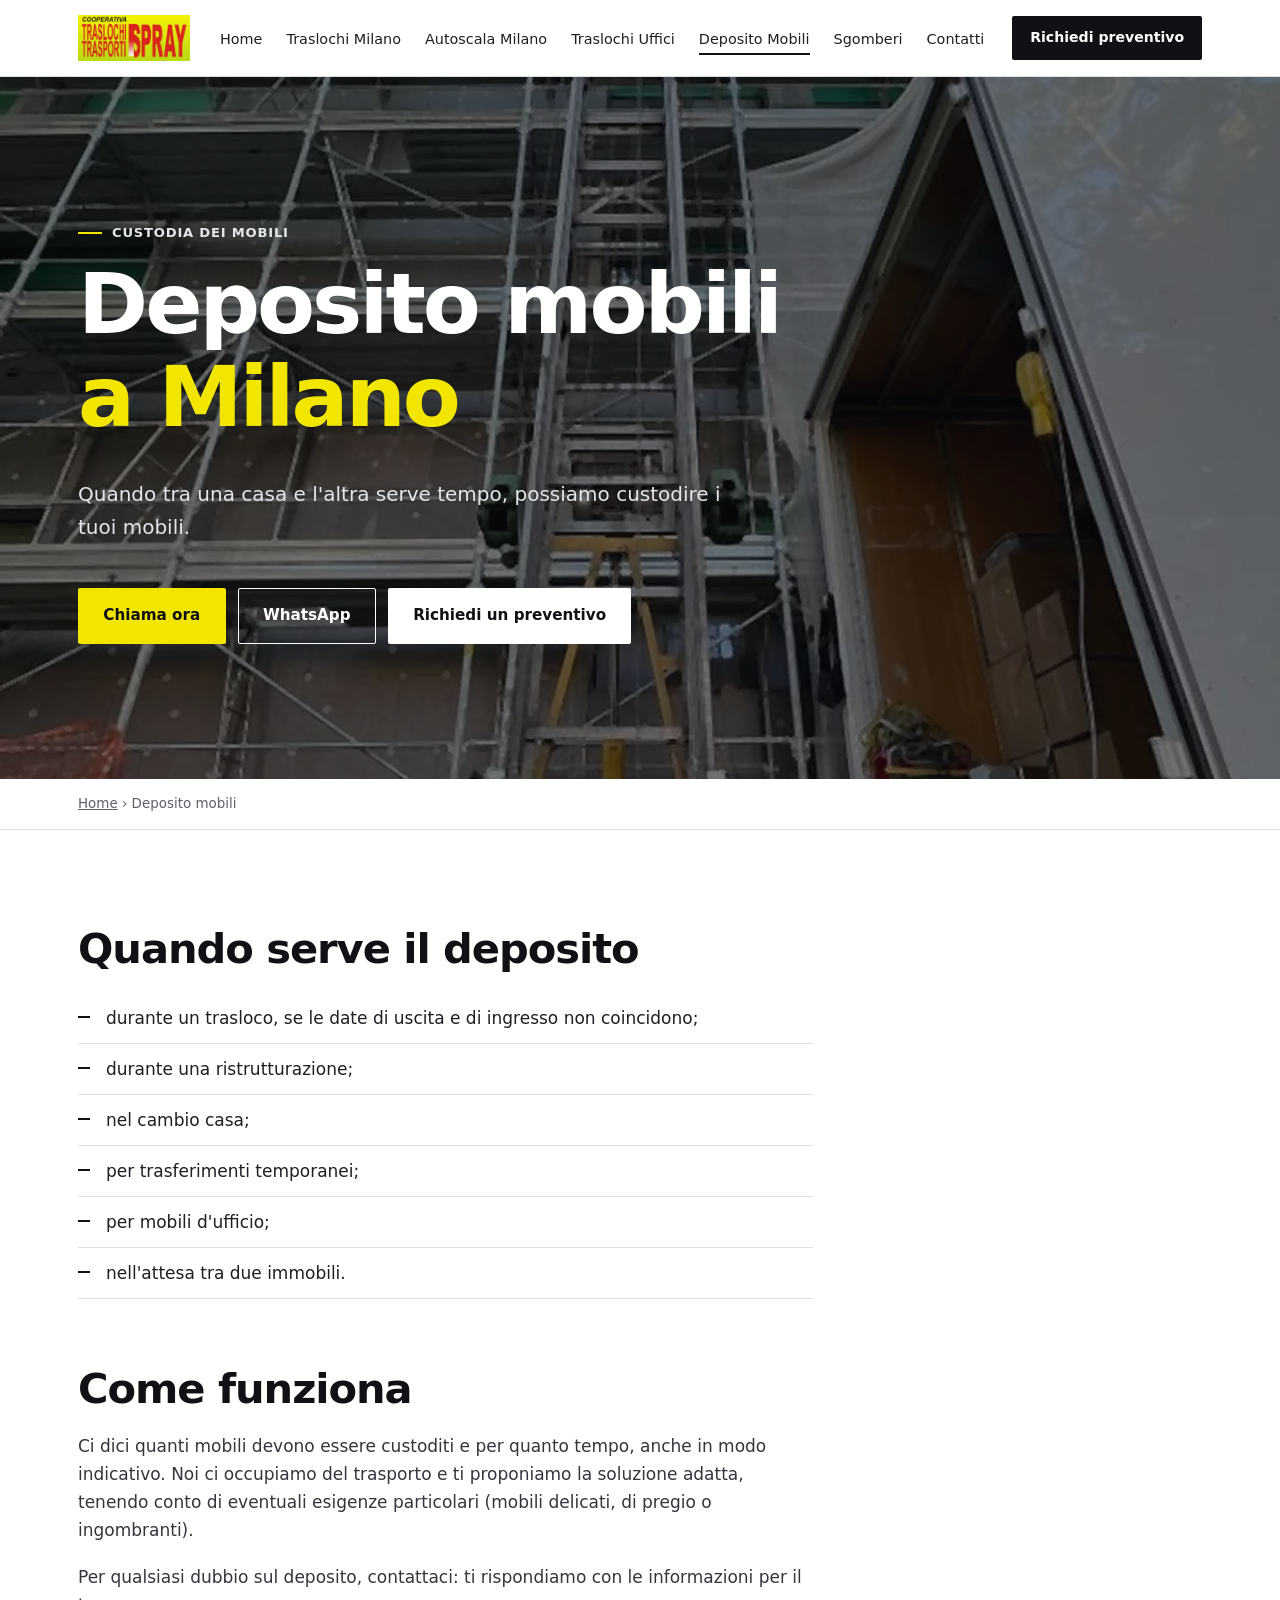
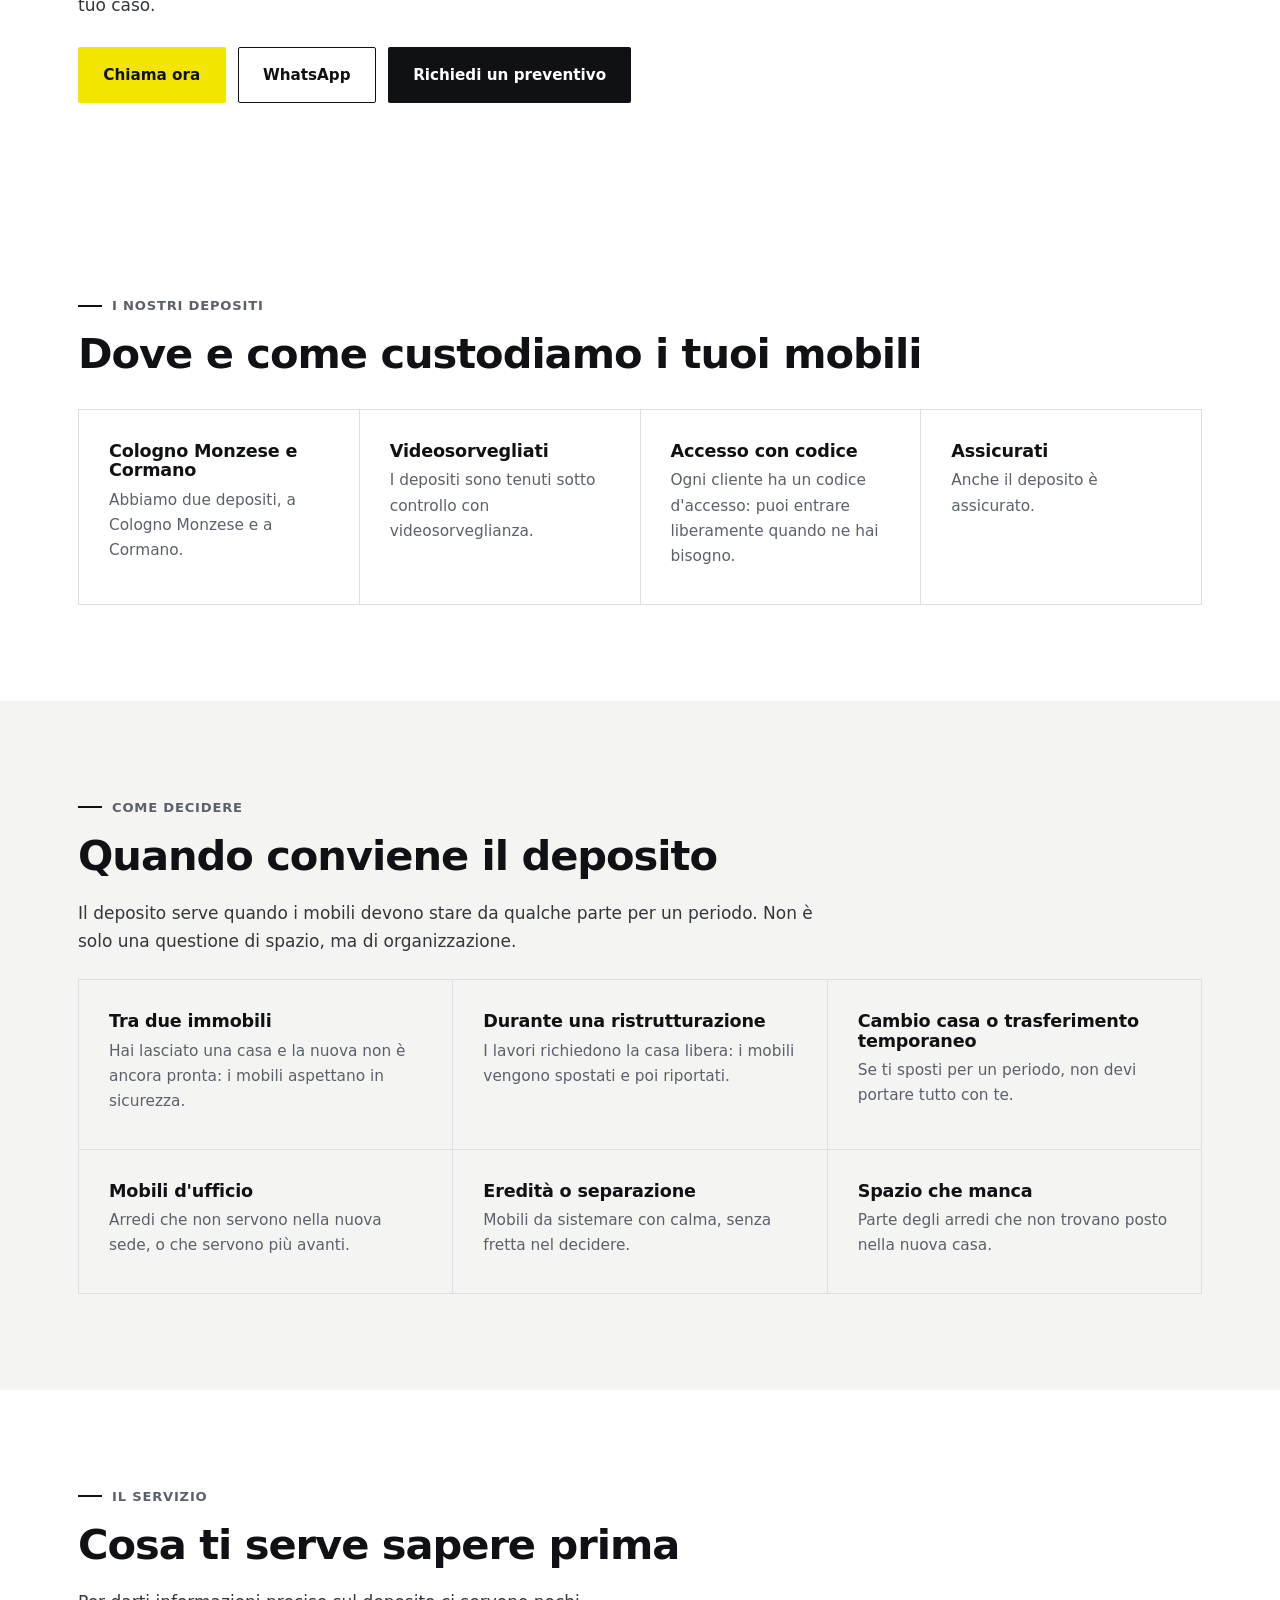
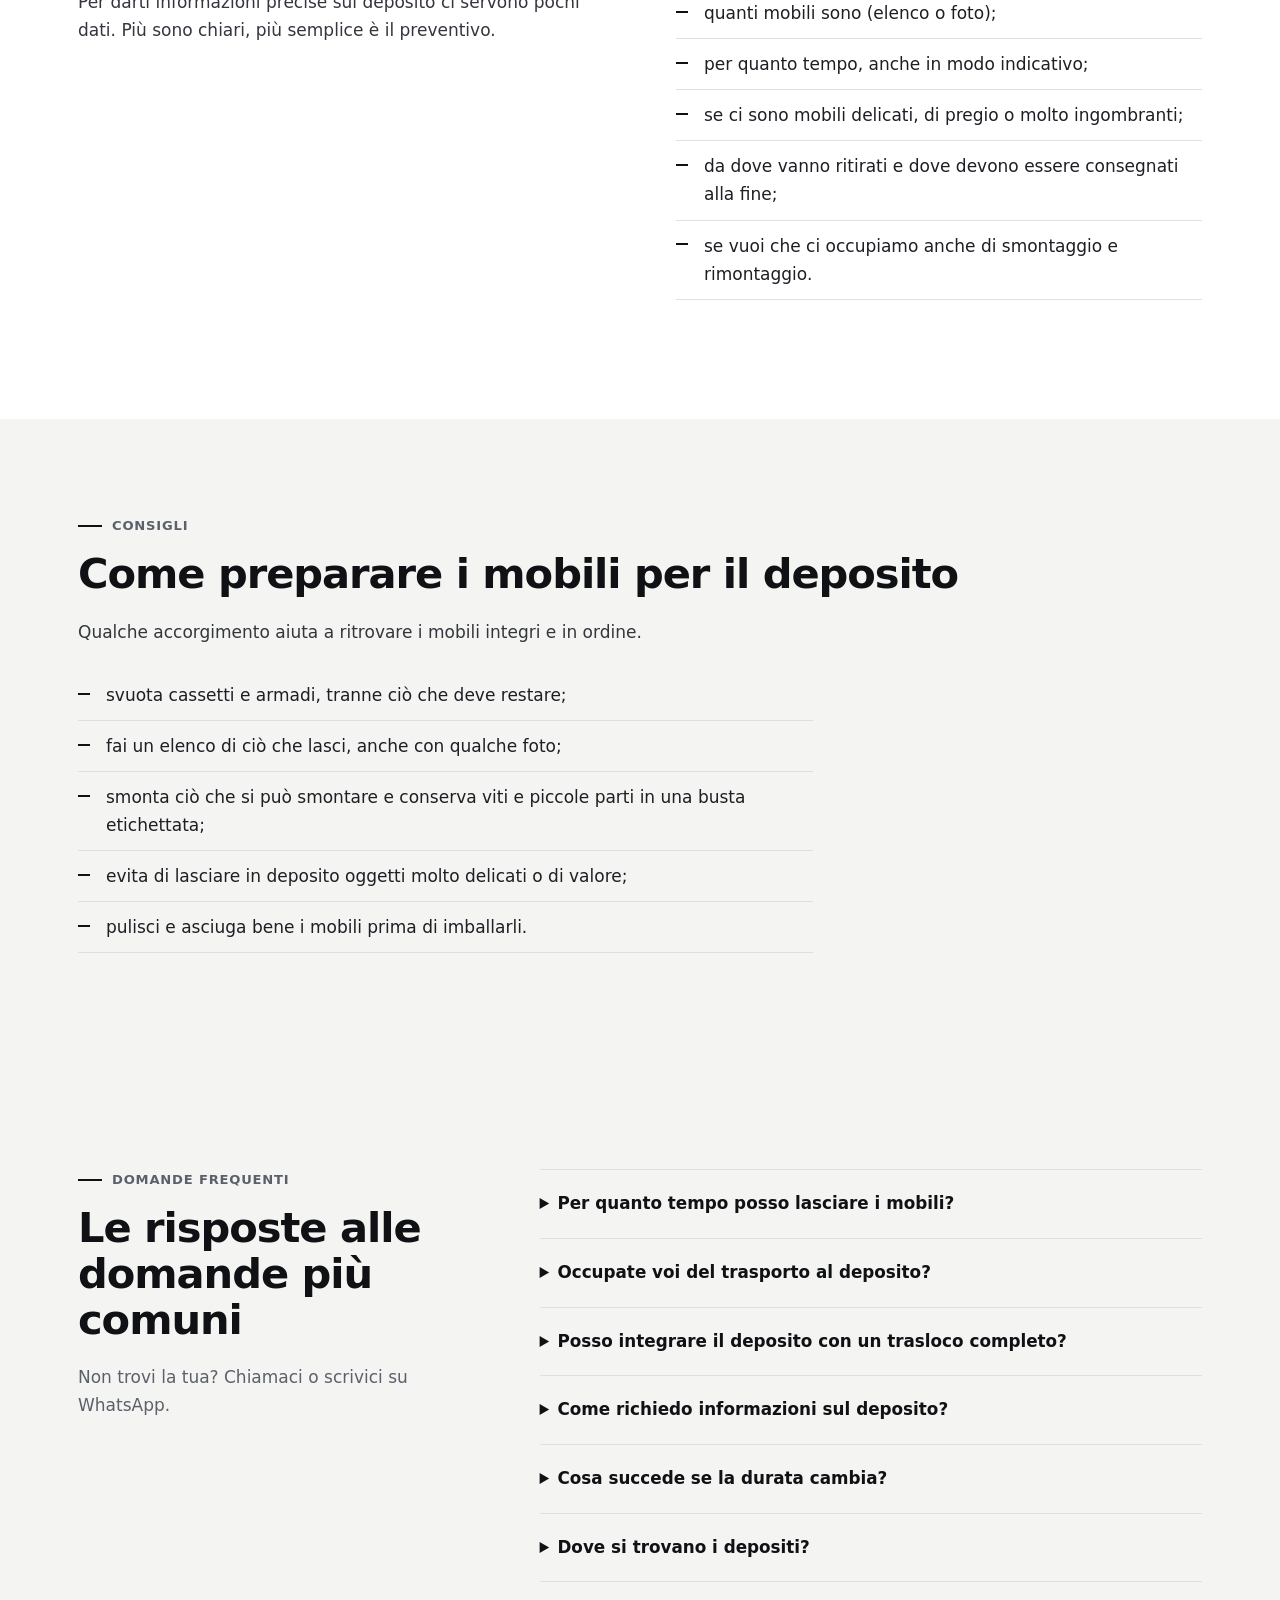
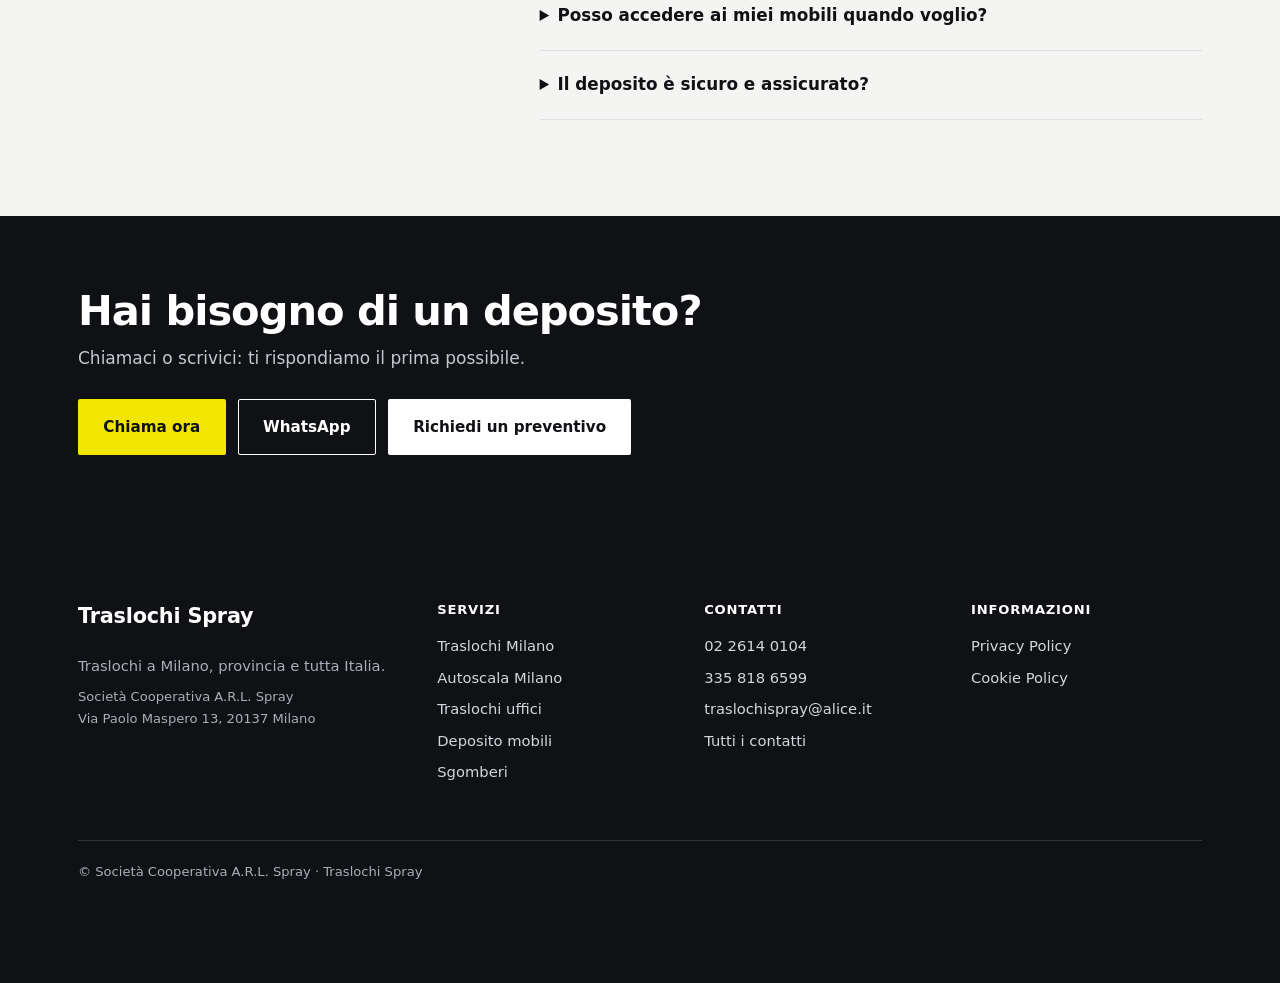
<file: deposito-mobili-milano/index.html>
<!doctype html>
<html lang="it">
<head>
<meta charset="utf-8">
<meta name="viewport" content="width=device-width, initial-scale=1">
<title>Deposito Mobili Milano | Traslochi Spray</title>
<meta name="description" content="Deposito mobili con sedi a Cologno Monzese e Cormano, videosorvegliate e assicurate, con accesso tramite codice. Preventivo gratuito.">
<meta name="robots" content="noindex"><!-- ANTEPRIMA: togliere al lancio, vedi 04-clienti/traslochi-spray-v2-LANCIO.md -->
<link rel="canonical" href="https://www.traslochispray.com/deposito-mobili-milano/">
<meta property="og:title" content="Deposito Mobili Milano | Traslochi Spray">
<meta property="og:description" content="Deposito mobili con sedi a Cologno Monzese e Cormano, videosorvegliate e assicurate, con accesso tramite codice. Preventivo gratuito.">
<meta property="og:type" content="website">
<meta property="og:locale" content="it_IT">
<meta property="og:image" content="https://www.traslochispray.com/img/autoscala-6.jpg">
<link rel="icon" href="../img/logo.png">
<script>document.documentElement.className+=" js"</script>
<link rel="stylesheet" href="../assets/style.css?v=1791613819">
<script type="application/ld+json">{"@context":"https://schema.org","@type":"FAQPage","mainEntity":[{"@type":"Question","name":"Per quanto tempo posso lasciare i mobili?","acceptedAnswer":{"@type":"Answer","text":"Dipende dalle tue esigenze: dicci la durata indicativa e ti proponiamo la soluzione."}},{"@type":"Question","name":"Occupate voi del trasporto al deposito?","acceptedAnswer":{"@type":"Answer","text":"Sì, possiamo occuparci sia del trasporto verso il deposito sia della consegna al nuovo indirizzo."}},{"@type":"Question","name":"Posso integrare il deposito con un trasloco completo?","acceptedAnswer":{"@type":"Answer","text":"Sì: puoi affidarci imballaggio, trasporto, deposito e consegna nello stesso servizio."}},{"@type":"Question","name":"Come richiedo informazioni sul deposito?","acceptedAnswer":{"@type":"Answer","text":"Chiamaci o scrivici su WhatsApp: ti rispondiamo con le informazioni precise per il tuo caso."}},{"@type":"Question","name":"Cosa succede se la durata cambia?","acceptedAnswer":{"@type":"Answer","text":"Se i tempi si allungano o si accorciano, parlane con noi: si trova la soluzione insieme."}},{"@type":"Question","name":"Dove si trovano i depositi?","acceptedAnswer":{"@type":"Answer","text":"I nostri depositi sono a Cologno Monzese e a Cormano."}},{"@type":"Question","name":"Posso accedere ai miei mobili quando voglio?","acceptedAnswer":{"@type":"Answer","text":"Sì: ogni cliente ha un codice d'accesso e può entrare liberamente quando ne ha bisogno."}},{"@type":"Question","name":"Il deposito è sicuro e assicurato?","acceptedAnswer":{"@type":"Answer","text":"I depositi sono videosorvegliati e anche il deposito è assicurato."}}]}</script>
<script type="application/ld+json">{"@context":"https://schema.org","@type":"BreadcrumbList","itemListElement":[{"@type":"ListItem","position":1,"name":"Home","item":"https://www.traslochispray.com/"},{"@type":"ListItem","position":2,"name":"Deposito mobili","item":"https://www.traslochispray.com/deposito-mobili-milano/"}]}</script>
</head>
<body>
<a class="skip" href="#main">Vai al contenuto</a>
<div class="progress" aria-hidden="true"></div>
<header class="site-top">
  <div class="wrap">
    <a href="../" class="logo"><img src="../img/logo.png" alt="Traslochi Spray, home" width="251" height="103"></a>
    <button class="burger" aria-label="Apri il menu" aria-expanded="false" aria-controls="menu"><span></span><span></span><span></span></button>
    <nav id="menu" aria-label="Menu principale">
      <ul><li><a href="../">Home</a></li><li><a href="../traslochi-milano/">Traslochi Milano</a></li><li><a href="../autoscala-milano/">Autoscala Milano</a></li><li><a href="../traslochi-uffici-milano/">Traslochi Uffici</a></li><li><a href="../deposito-mobili-milano/" aria-current="page">Deposito Mobili</a></li><li><a href="../sgomberi-milano/">Sgomberi</a></li><li><a href="../contatti/">Contatti</a></li></ul>
      <a href="../contatti/#preventivo" class="btn btn-giallo nav-cta">Richiedi preventivo</a>
    </nav>
  </div>
</header>
<main id="main">
<section class="hero" style="background-image:url('../img/autoscala-6.jpg')">
  <div class="wrap">
    <div class="hero-t">
      <p class="eyebrow">Custodia dei mobili</p>
      <h1>Deposito mobili <span>a Milano</span></h1>
      <p class="lead">Quando tra una casa e l'altra serve tempo, possiamo custodire i tuoi mobili.</p>
      <div class="ctas"><a href="tel:+390226140104" class="btn btn-giallo">Chiama ora</a><a href="https://wa.me/393358186599?text=Buongiorno%2C%20vorrei%20un%20preventivo%20per%20un%20trasloco" class="btn btn-wa">WhatsApp</a><a href="../contatti/#preventivo" class="btn btn-rosso">Richiedi un preventivo</a></div>
    </div>
  </div>
</section><nav class="bc" aria-label="Percorso"><div class="wrap"><a href="../">Home</a> <span aria-hidden="true">›</span> Deposito mobili</div></nav>
<section class="sez"><div class="wrap testo">
  <h2>Quando serve il deposito</h2>
  <ul class="lista"><li>durante un trasloco, se le date di uscita e di ingresso non coincidono;</li><li>durante una ristrutturazione;</li><li>nel cambio casa;</li><li>per trasferimenti temporanei;</li><li>per mobili d'ufficio;</li><li>nell'attesa tra due immobili.</li></ul>
  <h2>Come funziona</h2>
  <p>Ci dici quanti mobili devono essere custoditi e per quanto tempo, anche in modo indicativo. Noi ci occupiamo del trasporto e ti proponiamo la soluzione adatta, tenendo conto di eventuali esigenze particolari (mobili delicati, di pregio o ingombranti).</p>
  <p>Per qualsiasi dubbio sul deposito, contattaci: ti rispondiamo con le informazioni per il tuo caso.</p>
  <div class="ctas"><a href="tel:+390226140104" class="btn btn-giallo">Chiama ora</a><a href="https://wa.me/393358186599?text=Buongiorno%2C%20vorrei%20un%20preventivo%20per%20un%20trasloco" class="btn btn-wa">WhatsApp</a><a href="../contatti/#preventivo" class="btn btn-rosso">Richiedi un preventivo</a></div>
</div></section>
<section class="sez" id="depositi"><div class="wrap"><p class="eyebrow">I nostri depositi</p><h2>Dove e come custodiamo i tuoi mobili</h2><div class="grid c4"><article class="card"><h3>Cologno Monzese e Cormano</h3><p>Abbiamo due depositi, a Cologno Monzese e a Cormano.</p></article><article class="card"><h3>Videosorvegliati</h3><p>I depositi sono tenuti sotto controllo con videosorveglianza.</p></article><article class="card"><h3>Accesso con codice</h3><p>Ogni cliente ha un codice d'accesso: puoi entrare liberamente quando ne hai bisogno.</p></article><article class="card"><h3>Assicurati</h3><p>Anche il deposito è assicurato.</p></article></div></div></section>
<section class="sez chiaro"><div class="wrap"><p class="eyebrow">Come decidere</p><h2>Quando conviene il deposito</h2><div class="testo"><p>Il deposito serve quando i mobili devono stare da qualche parte per un periodo. Non è solo una questione di spazio, ma di organizzazione.</p></div><div class="grid c3"><article class="card"><h3>Tra due immobili</h3><p>Hai lasciato una casa e la nuova non è ancora pronta: i mobili aspettano in sicurezza.</p></article><article class="card"><h3>Durante una ristrutturazione</h3><p>I lavori richiedono la casa libera: i mobili vengono spostati e poi riportati.</p></article><article class="card"><h3>Cambio casa o trasferimento temporaneo</h3><p>Se ti sposti per un periodo, non devi portare tutto con te.</p></article><article class="card"><h3>Mobili d'ufficio</h3><p>Arredi che non servono nella nuova sede, o che servono più avanti.</p></article><article class="card"><h3>Eredità o separazione</h3><p>Mobili da sistemare con calma, senza fretta nel decidere.</p></article><article class="card"><h3>Spazio che manca</h3><p>Parte degli arredi che non trovano posto nella nuova casa.</p></article></div></div></section><section class="sez "><div class="wrap"><p class="eyebrow">Il servizio</p><h2>Cosa ti serve sapere prima</h2><div class="due-col top"><div class="testo"><p>Per darti informazioni precise sul deposito ci servono pochi dati. Più sono chiari, più semplice è il preventivo.</p></div><div class="testo"><ul class="lista"><li>quanti mobili sono (elenco o foto);</li><li>per quanto tempo, anche in modo indicativo;</li><li>se ci sono mobili delicati, di pregio o molto ingombranti;</li><li>da dove vanno ritirati e dove devono essere consegnati alla fine;</li><li>se vuoi che ci occupiamo anche di smontaggio e rimontaggio.</li></ul></div></div></div></section><section class="sez chiaro"><div class="wrap"><p class="eyebrow">Consigli</p><h2>Come preparare i mobili per il deposito</h2><div class="testo"><p>Qualche accorgimento aiuta a ritrovare i mobili integri e in ordine.</p></div><ul class="lista"><li>svuota cassetti e armadi, tranne ciò che deve restare;</li><li>fai un elenco di ciò che lasci, anche con qualche foto;</li><li>smonta ciò che si può smontare e conserva viti e piccole parti in una busta etichettata;</li><li>evita di lasciare in deposito oggetti molto delicati o di valore;</li><li>pulisci e asciuga bene i mobili prima di imballarli.</li></ul></div></section><section class="sez chiaro" id="faq"><div class="wrap faq-g"><div><p class="eyebrow">Domande frequenti</p><h2>Le risposte alle domande più comuni</h2><p class="sub">Non trovi la tua? Chiamaci o scrivici su WhatsApp.</p></div><div><details><summary>Per quanto tempo posso lasciare i mobili?</summary><p>Dipende dalle tue esigenze: dicci la durata indicativa e ti proponiamo la soluzione.</p></details><details><summary>Occupate voi del trasporto al deposito?</summary><p>Sì, possiamo occuparci sia del trasporto verso il deposito sia della consegna al nuovo indirizzo.</p></details><details><summary>Posso integrare il deposito con un trasloco completo?</summary><p>Sì: puoi affidarci imballaggio, trasporto, deposito e consegna nello stesso servizio.</p></details><details><summary>Come richiedo informazioni sul deposito?</summary><p>Chiamaci o scrivici su WhatsApp: ti rispondiamo con le informazioni precise per il tuo caso.</p></details><details><summary>Cosa succede se la durata cambia?</summary><p>Se i tempi si allungano o si accorciano, parlane con noi: si trova la soluzione insieme.</p></details><details><summary>Dove si trovano i depositi?</summary><p>I nostri depositi sono a Cologno Monzese e a Cormano.</p></details><details><summary>Posso accedere ai miei mobili quando voglio?</summary><p>Sì: ogni cliente ha un codice d'accesso e può entrare liberamente quando ne ha bisogno.</p></details><details><summary>Il deposito è sicuro e assicurato?</summary><p>I depositi sono videosorvegliati e anche il deposito è assicurato.</p></details></div></div></section><section class="band"><div class="wrap"><h2>Hai bisogno di un deposito?</h2><p>Chiamaci o scrivici: ti rispondiamo il prima possibile.</p><div class="ctas"><a href="tel:+390226140104" class="btn btn-giallo">Chiama ora</a><a href="https://wa.me/393358186599?text=Buongiorno%2C%20vorrei%20un%20preventivo%20per%20un%20trasloco" class="btn btn-wa">WhatsApp</a><a href="../contatti/#preventivo" class="btn btn-rosso">Richiedi un preventivo</a></div></div></section>
</main>
<footer class="foot">
  <div class="wrap cols4">
    <div><b class="fn">Traslochi Spray</b><p>Traslochi a Milano, provincia e tutta Italia.</p><p class="sm">Società Cooperativa A.R.L. Spray<br><!--d:indirizzo_completo-->Via Paolo Maspero 13, 20137 Milano<!--/d--></p></div>
    <div><b>Servizi</b><ul><li><a href="../traslochi-milano/">Traslochi Milano</a></li><li><a href="../autoscala-milano/">Autoscala Milano</a></li><li><a href="../traslochi-uffici-milano/">Traslochi uffici</a></li><li><a href="../deposito-mobili-milano/">Deposito mobili</a></li><li><a href="../sgomberi-milano/">Sgomberi</a></li></ul></div>
    <div><b>Contatti</b><ul><li><a href="tel:+390226140104">02 2614 0104</a></li><li><a href="tel:+393358186599">335 818 6599</a></li><li><a href="mailto:traslochispray@alice.it">traslochispray@alice.it</a></li><li><a href="../contatti/">Tutti i contatti</a></li></ul></div>
    <div><b>Informazioni</b><ul><li><a href="../privacy/">Privacy Policy</a></li><li><a href="../privacy/#cookie">Cookie Policy</a></li></ul></div>
  </div>
  <div class="wrap"><div class="copy">© Società Cooperativa A.R.L. Spray · Traslochi Spray</div></div>
</footer>
<div class="barra" role="navigation" aria-label="Azioni rapide">
  <a href="tel:+390226140104" class="b-tel"><svg viewBox="0 0 24 24" aria-hidden="true"><path d="M6.6 10.8a15 15 0 0 0 6.6 6.6l2.2-2.2a1 1 0 0 1 1-.25 11 11 0 0 0 3.6.6 1 1 0 0 1 1 1V20a1 1 0 0 1-1 1A17 17 0 0 1 3 4a1 1 0 0 1 1-1h3.5a1 1 0 0 1 1 1c0 1.25.2 2.45.6 3.6a1 1 0 0 1-.25 1z"/></svg>Chiama</a>
  <a href="https://wa.me/393358186599?text=Buongiorno%2C%20vorrei%20un%20preventivo%20per%20un%20trasloco" class="b-wa" rel="noopener"><svg viewBox="0 0 24 24" aria-hidden="true"><path d="M12 2a10 10 0 0 0-8.6 15.1L2 22l5-1.3A10 10 0 1 0 12 2zm0 18.2c-1.5 0-3-.4-4.3-1.2l-.3-.2-3 .8.8-2.9-.2-.3A8.2 8.2 0 1 1 12 20.2zm4.5-6.1c-.2-.1-1.5-.7-1.7-.8-.2-.1-.4-.1-.6.1l-.8 1c-.1.2-.3.2-.5.1-.2-.1-1-.4-2-1.2-.7-.6-1.2-1.4-1.3-1.7-.1-.2 0-.4.1-.5l.4-.4.3-.4v-.4l-.8-1.9c-.2-.5-.4-.4-.6-.4h-.5c-.2 0-.4.1-.7.3-.2.2-.9.9-.9 2.2s.9 2.5 1 2.7c.1.2 1.8 2.8 4.4 3.9 2.2.9 2.6.7 3.1.7.5-.1 1.5-.6 1.7-1.2.2-.6.2-1.1.1-1.2l-.5-.3z"/></svg>WhatsApp</a>
  <a href="../contatti/#preventivo" class="b-prev"><svg viewBox="0 0 24 24" aria-hidden="true"><path d="M5 3h10l4 4v14H5zM14 3v5h5M8 12h8M8 16h8"/></svg>Preventivo</a>
</div>
<script src="../assets/site.js?v=1791613819" defer></script>
</body>
</html>
</file>
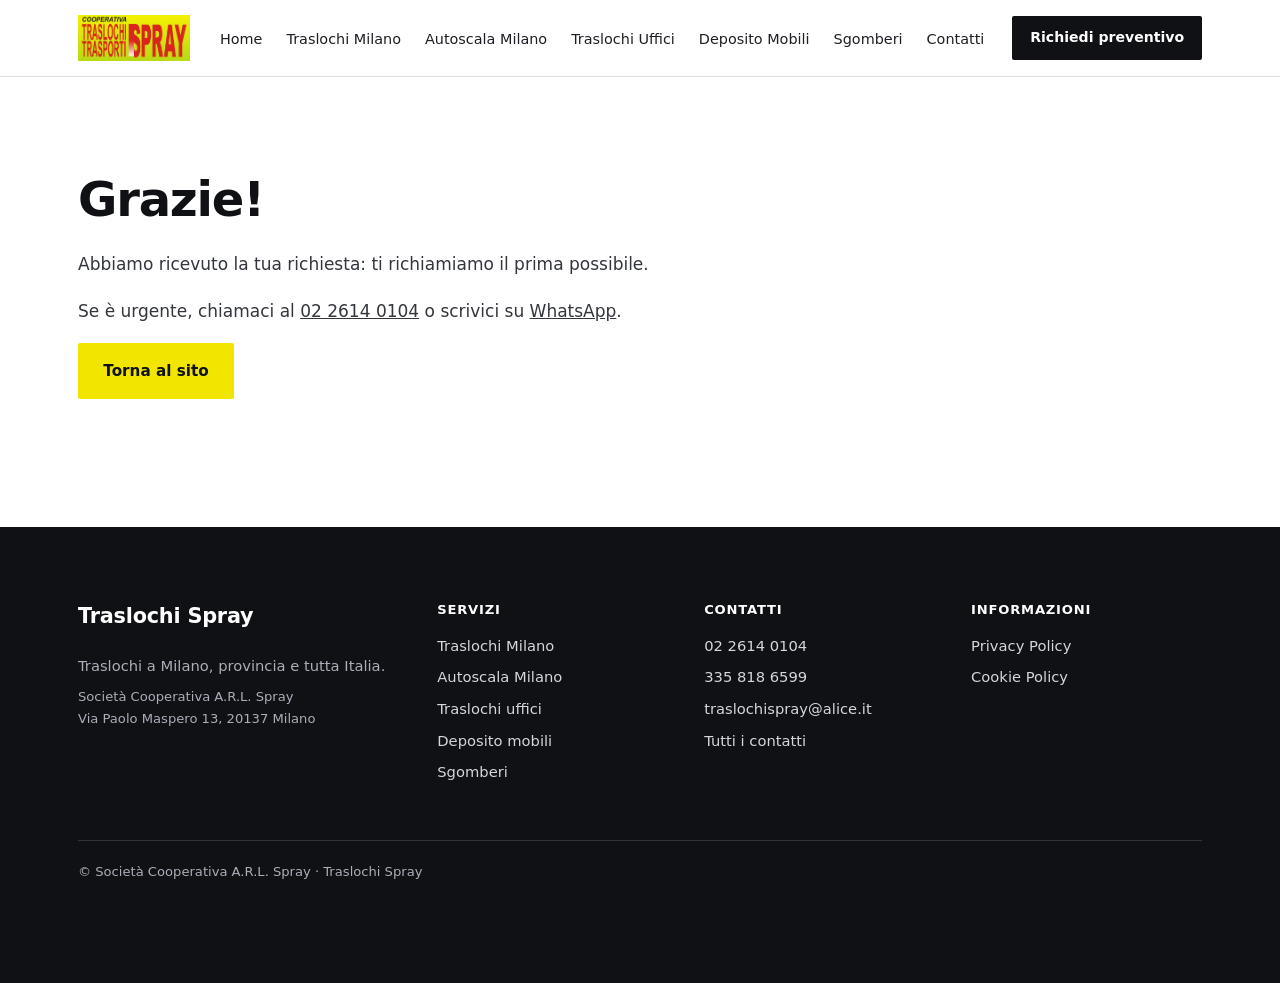
<file: grazie/index.html>
<!doctype html>
<html lang="it">
<head>
<meta charset="utf-8">
<meta name="viewport" content="width=device-width, initial-scale=1">
<title>Richiesta inviata | Traslochi Spray</title>
<meta name="description" content="Abbiamo ricevuto la tua richiesta di preventivo.">
<meta name="robots" content="noindex"><!-- ANTEPRIMA: togliere al lancio, vedi 04-clienti/traslochi-spray-v2-LANCIO.md -->
<link rel="canonical" href="https://www.traslochispray.com/grazie/">
<meta property="og:title" content="Richiesta inviata | Traslochi Spray">
<meta property="og:description" content="Abbiamo ricevuto la tua richiesta di preventivo.">
<meta property="og:type" content="website">
<meta property="og:locale" content="it_IT">
<meta property="og:image" content="https://www.traslochispray.com/img/autoscala-5.jpg">
<link rel="icon" href="../img/logo.png">
<script>document.documentElement.className+=" js"</script>
<link rel="stylesheet" href="../assets/style.css?v=1791613819">

</head>
<body>
<a class="skip" href="#main">Vai al contenuto</a>
<div class="progress" aria-hidden="true"></div>
<header class="site-top">
  <div class="wrap">
    <a href="../" class="logo"><img src="../img/logo.png" alt="Traslochi Spray, home" width="251" height="103"></a>
    <button class="burger" aria-label="Apri il menu" aria-expanded="false" aria-controls="menu"><span></span><span></span><span></span></button>
    <nav id="menu" aria-label="Menu principale">
      <ul><li><a href="../">Home</a></li><li><a href="../traslochi-milano/">Traslochi Milano</a></li><li><a href="../autoscala-milano/">Autoscala Milano</a></li><li><a href="../traslochi-uffici-milano/">Traslochi Uffici</a></li><li><a href="../deposito-mobili-milano/">Deposito Mobili</a></li><li><a href="../sgomberi-milano/">Sgomberi</a></li><li><a href="../contatti/">Contatti</a></li></ul>
      <a href="../contatti/#preventivo" class="btn btn-giallo nav-cta">Richiedi preventivo</a>
    </nav>
  </div>
</header>
<main id="main">
<section class="sez grazie"><div class="wrap testo"><h1 class="h1n">Grazie!</h1><p>Abbiamo ricevuto la tua richiesta: ti richiamiamo il prima possibile.</p><p>Se è urgente, chiamaci al <a href="tel:+390226140104">02 2614 0104</a> o scrivici su <a href="https://wa.me/393358186599?text=Buongiorno%2C%20vorrei%20un%20preventivo%20per%20un%20trasloco">WhatsApp</a>.</p><p><a class="btn btn-giallo" href="../">Torna al sito</a></p></div></section>
</main>
<footer class="foot">
  <div class="wrap cols4">
    <div><b class="fn">Traslochi Spray</b><p>Traslochi a Milano, provincia e tutta Italia.</p><p class="sm">Società Cooperativa A.R.L. Spray<br><!--d:indirizzo_completo-->Via Paolo Maspero 13, 20137 Milano<!--/d--></p></div>
    <div><b>Servizi</b><ul><li><a href="../traslochi-milano/">Traslochi Milano</a></li><li><a href="../autoscala-milano/">Autoscala Milano</a></li><li><a href="../traslochi-uffici-milano/">Traslochi uffici</a></li><li><a href="../deposito-mobili-milano/">Deposito mobili</a></li><li><a href="../sgomberi-milano/">Sgomberi</a></li></ul></div>
    <div><b>Contatti</b><ul><li><a href="tel:+390226140104">02 2614 0104</a></li><li><a href="tel:+393358186599">335 818 6599</a></li><li><a href="mailto:traslochispray@alice.it">traslochispray@alice.it</a></li><li><a href="../contatti/">Tutti i contatti</a></li></ul></div>
    <div><b>Informazioni</b><ul><li><a href="../privacy/">Privacy Policy</a></li><li><a href="../privacy/#cookie">Cookie Policy</a></li></ul></div>
  </div>
  <div class="wrap"><div class="copy">© Società Cooperativa A.R.L. Spray · Traslochi Spray</div></div>
</footer>
<div class="barra" role="navigation" aria-label="Azioni rapide">
  <a href="tel:+390226140104" class="b-tel"><svg viewBox="0 0 24 24" aria-hidden="true"><path d="M6.6 10.8a15 15 0 0 0 6.6 6.6l2.2-2.2a1 1 0 0 1 1-.25 11 11 0 0 0 3.6.6 1 1 0 0 1 1 1V20a1 1 0 0 1-1 1A17 17 0 0 1 3 4a1 1 0 0 1 1-1h3.5a1 1 0 0 1 1 1c0 1.25.2 2.45.6 3.6a1 1 0 0 1-.25 1z"/></svg>Chiama</a>
  <a href="https://wa.me/393358186599?text=Buongiorno%2C%20vorrei%20un%20preventivo%20per%20un%20trasloco" class="b-wa" rel="noopener"><svg viewBox="0 0 24 24" aria-hidden="true"><path d="M12 2a10 10 0 0 0-8.6 15.1L2 22l5-1.3A10 10 0 1 0 12 2zm0 18.2c-1.5 0-3-.4-4.3-1.2l-.3-.2-3 .8.8-2.9-.2-.3A8.2 8.2 0 1 1 12 20.2zm4.5-6.1c-.2-.1-1.5-.7-1.7-.8-.2-.1-.4-.1-.6.1l-.8 1c-.1.2-.3.2-.5.1-.2-.1-1-.4-2-1.2-.7-.6-1.2-1.4-1.3-1.7-.1-.2 0-.4.1-.5l.4-.4.3-.4v-.4l-.8-1.9c-.2-.5-.4-.4-.6-.4h-.5c-.2 0-.4.1-.7.3-.2.2-.9.9-.9 2.2s.9 2.5 1 2.7c.1.2 1.8 2.8 4.4 3.9 2.2.9 2.6.7 3.1.7.5-.1 1.5-.6 1.7-1.2.2-.6.2-1.1.1-1.2l-.5-.3z"/></svg>WhatsApp</a>
  <a href="../contatti/#preventivo" class="b-prev"><svg viewBox="0 0 24 24" aria-hidden="true"><path d="M5 3h10l4 4v14H5zM14 3v5h5M8 12h8M8 16h8"/></svg>Preventivo</a>
</div>
<script src="../assets/site.js?v=1791613819" defer></script>
</body>
</html>
</file>
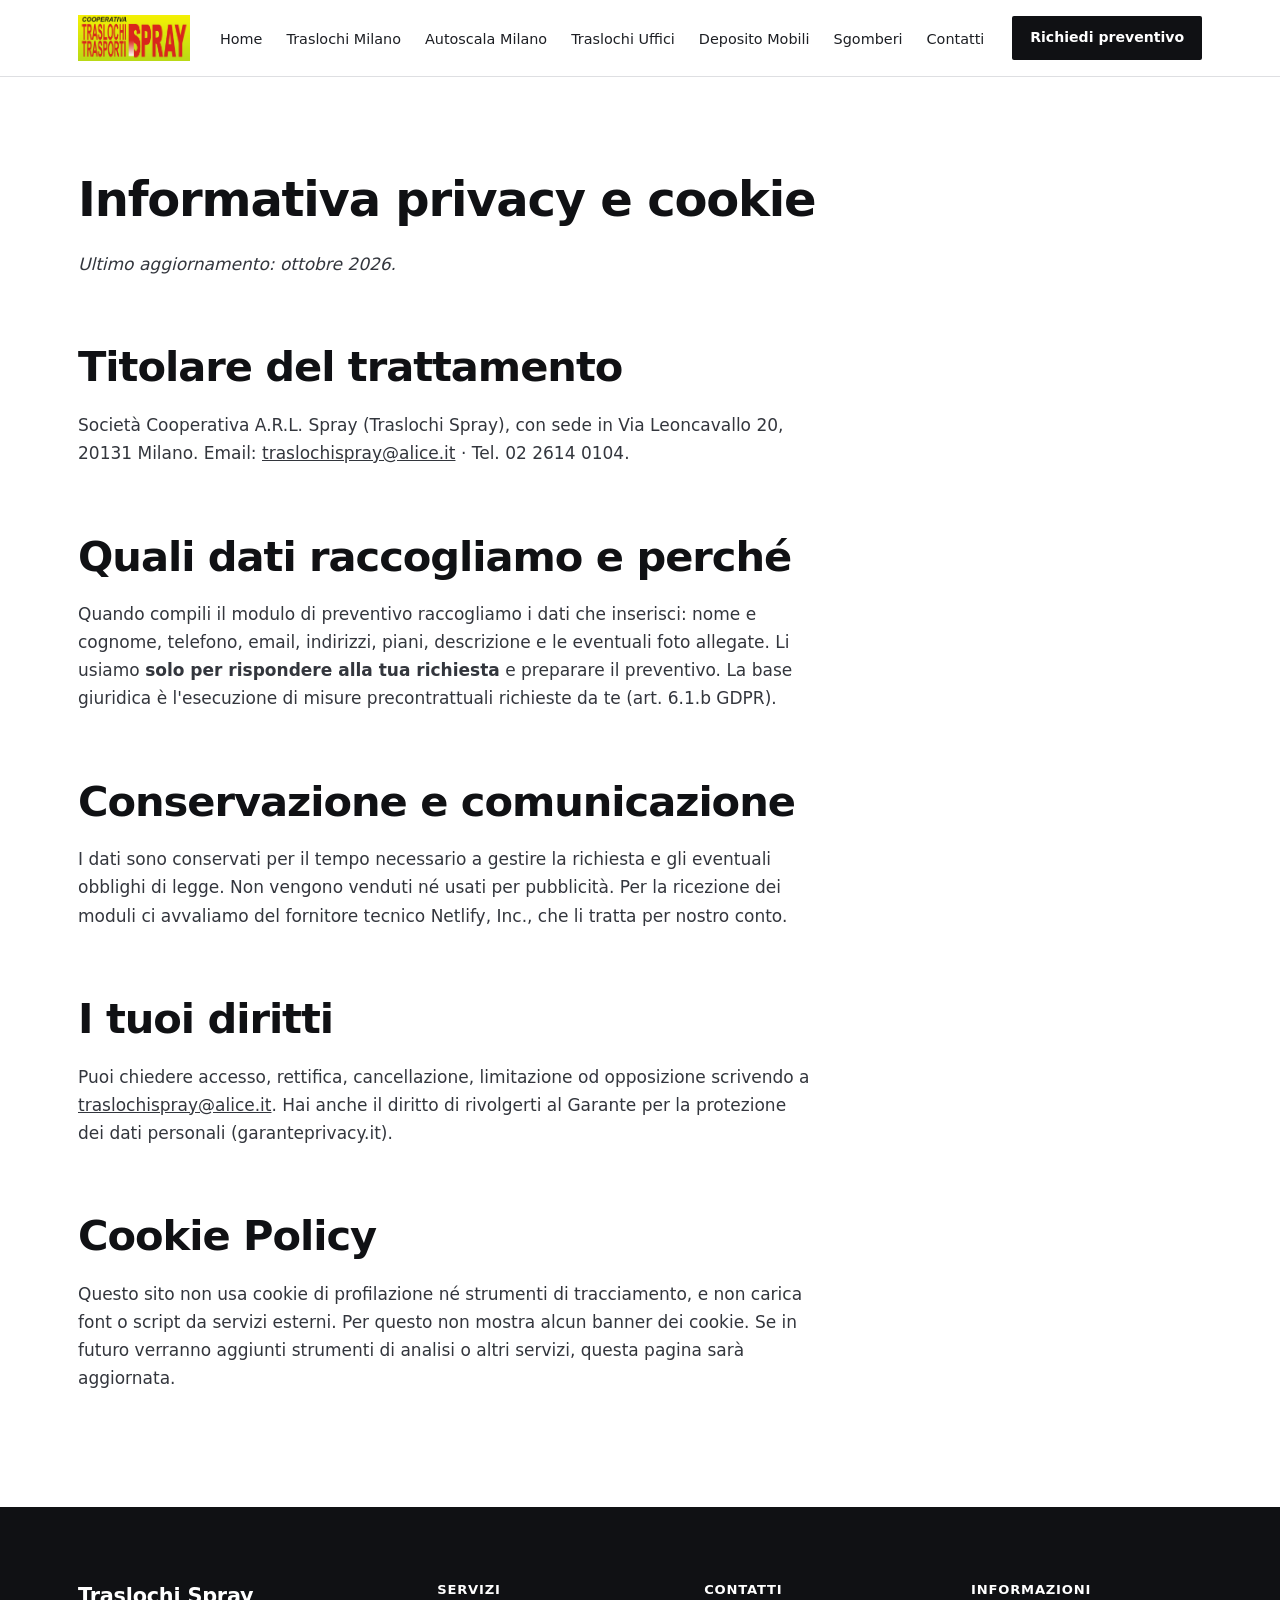
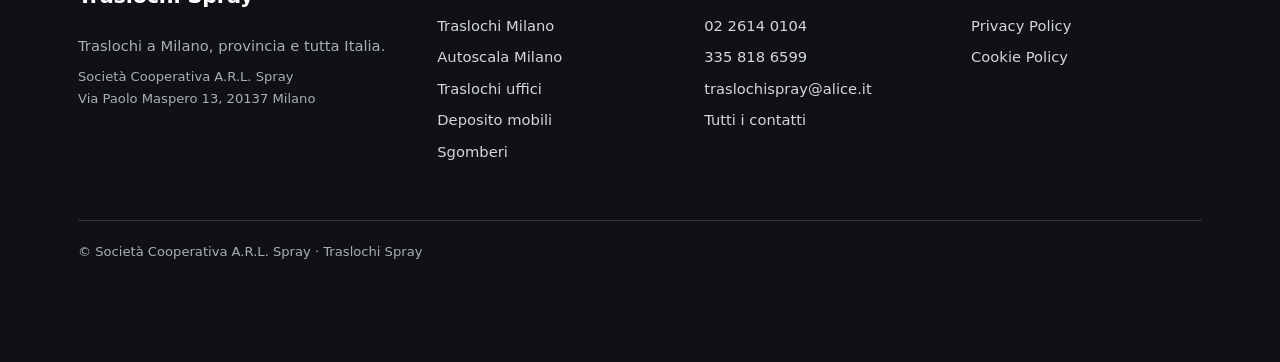
<file: privacy/index.html>
<!doctype html>
<html lang="it">
<head>
<meta charset="utf-8">
<meta name="viewport" content="width=device-width, initial-scale=1">
<title>Privacy Policy e Cookie Policy | Traslochi Spray</title>
<meta name="description" content="Informativa privacy e cookie di Traslochi Spray: come usiamo i dati inviati con il modulo di preventivo.">
<meta name="robots" content="noindex"><!-- ANTEPRIMA: togliere al lancio, vedi 04-clienti/traslochi-spray-v2-LANCIO.md -->
<link rel="canonical" href="https://www.traslochispray.com/privacy/">
<meta property="og:title" content="Privacy Policy e Cookie Policy | Traslochi Spray">
<meta property="og:description" content="Informativa privacy e cookie di Traslochi Spray: come usiamo i dati inviati con il modulo di preventivo.">
<meta property="og:type" content="website">
<meta property="og:locale" content="it_IT">
<meta property="og:image" content="https://www.traslochispray.com/img/autoscala-5.jpg">
<link rel="icon" href="../img/logo.png">
<script>document.documentElement.className+=" js"</script>
<link rel="stylesheet" href="../assets/style.css?v=1791613819">
<script type="application/ld+json">{"@context":"https://schema.org","@type":"BreadcrumbList","itemListElement":[{"@type":"ListItem","position":1,"name":"Home","item":"https://www.traslochispray.com/"},{"@type":"ListItem","position":2,"name":"Privacy","item":"https://www.traslochispray.com/privacy/"}]}</script>
</head>
<body>
<a class="skip" href="#main">Vai al contenuto</a>
<div class="progress" aria-hidden="true"></div>
<header class="site-top">
  <div class="wrap">
    <a href="../" class="logo"><img src="../img/logo.png" alt="Traslochi Spray, home" width="251" height="103"></a>
    <button class="burger" aria-label="Apri il menu" aria-expanded="false" aria-controls="menu"><span></span><span></span><span></span></button>
    <nav id="menu" aria-label="Menu principale">
      <ul><li><a href="../">Home</a></li><li><a href="../traslochi-milano/">Traslochi Milano</a></li><li><a href="../autoscala-milano/">Autoscala Milano</a></li><li><a href="../traslochi-uffici-milano/">Traslochi Uffici</a></li><li><a href="../deposito-mobili-milano/">Deposito Mobili</a></li><li><a href="../sgomberi-milano/">Sgomberi</a></li><li><a href="../contatti/">Contatti</a></li></ul>
      <a href="../contatti/#preventivo" class="btn btn-giallo nav-cta">Richiedi preventivo</a>
    </nav>
  </div>
</header>
<main id="main">
<section class="sez"><div class="wrap testo">
  <h1 class="h1n">Informativa privacy e cookie</h1>
  <p><i>Ultimo aggiornamento: ottobre 2026.</i></p>
  <h2>Titolare del trattamento</h2>
  <p>Società Cooperativa A.R.L. Spray (Traslochi Spray), con sede in Via Leoncavallo 20, 20131 Milano. Email: <a href="mailto:traslochispray@alice.it">traslochispray@alice.it</a> · Tel. 02 2614 0104.</p>
  <h2>Quali dati raccogliamo e perché</h2>
  <p>Quando compili il modulo di preventivo raccogliamo i dati che inserisci: nome e cognome, telefono, email, indirizzi, piani, descrizione e le eventuali foto allegate. Li usiamo <b>solo per rispondere alla tua richiesta</b> e preparare il preventivo. La base giuridica è l'esecuzione di misure precontrattuali richieste da te (art. 6.1.b GDPR).</p>
  <h2>Conservazione e comunicazione</h2>
  <p>I dati sono conservati per il tempo necessario a gestire la richiesta e gli eventuali obblighi di legge. Non vengono venduti né usati per pubblicità. Per la ricezione dei moduli ci avvaliamo del fornitore tecnico Netlify, Inc., che li tratta per nostro conto.</p>
  <h2>I tuoi diritti</h2>
  <p>Puoi chiedere accesso, rettifica, cancellazione, limitazione od opposizione scrivendo a <a href="mailto:traslochispray@alice.it">traslochispray@alice.it</a>. Hai anche il diritto di rivolgerti al Garante per la protezione dei dati personali (garanteprivacy.it).</p>
  <h2 id="cookie">Cookie Policy</h2>
  <p>Questo sito non usa cookie di profilazione né strumenti di tracciamento, e non carica font o script da servizi esterni. Per questo non mostra alcun banner dei cookie. Se in futuro verranno aggiunti strumenti di analisi o altri servizi, questa pagina sarà aggiornata.</p>
</div></section>
</main>
<footer class="foot">
  <div class="wrap cols4">
    <div><b class="fn">Traslochi Spray</b><p>Traslochi a Milano, provincia e tutta Italia.</p><p class="sm">Società Cooperativa A.R.L. Spray<br><!--d:indirizzo_completo-->Via Paolo Maspero 13, 20137 Milano<!--/d--></p></div>
    <div><b>Servizi</b><ul><li><a href="../traslochi-milano/">Traslochi Milano</a></li><li><a href="../autoscala-milano/">Autoscala Milano</a></li><li><a href="../traslochi-uffici-milano/">Traslochi uffici</a></li><li><a href="../deposito-mobili-milano/">Deposito mobili</a></li><li><a href="../sgomberi-milano/">Sgomberi</a></li></ul></div>
    <div><b>Contatti</b><ul><li><a href="tel:+390226140104">02 2614 0104</a></li><li><a href="tel:+393358186599">335 818 6599</a></li><li><a href="mailto:traslochispray@alice.it">traslochispray@alice.it</a></li><li><a href="../contatti/">Tutti i contatti</a></li></ul></div>
    <div><b>Informazioni</b><ul><li><a href="../privacy/">Privacy Policy</a></li><li><a href="../privacy/#cookie">Cookie Policy</a></li></ul></div>
  </div>
  <div class="wrap"><div class="copy">© Società Cooperativa A.R.L. Spray · Traslochi Spray</div></div>
</footer>
<div class="barra" role="navigation" aria-label="Azioni rapide">
  <a href="tel:+390226140104" class="b-tel"><svg viewBox="0 0 24 24" aria-hidden="true"><path d="M6.6 10.8a15 15 0 0 0 6.6 6.6l2.2-2.2a1 1 0 0 1 1-.25 11 11 0 0 0 3.6.6 1 1 0 0 1 1 1V20a1 1 0 0 1-1 1A17 17 0 0 1 3 4a1 1 0 0 1 1-1h3.5a1 1 0 0 1 1 1c0 1.25.2 2.45.6 3.6a1 1 0 0 1-.25 1z"/></svg>Chiama</a>
  <a href="https://wa.me/393358186599?text=Buongiorno%2C%20vorrei%20un%20preventivo%20per%20un%20trasloco" class="b-wa" rel="noopener"><svg viewBox="0 0 24 24" aria-hidden="true"><path d="M12 2a10 10 0 0 0-8.6 15.1L2 22l5-1.3A10 10 0 1 0 12 2zm0 18.2c-1.5 0-3-.4-4.3-1.2l-.3-.2-3 .8.8-2.9-.2-.3A8.2 8.2 0 1 1 12 20.2zm4.5-6.1c-.2-.1-1.5-.7-1.7-.8-.2-.1-.4-.1-.6.1l-.8 1c-.1.2-.3.2-.5.1-.2-.1-1-.4-2-1.2-.7-.6-1.2-1.4-1.3-1.7-.1-.2 0-.4.1-.5l.4-.4.3-.4v-.4l-.8-1.9c-.2-.5-.4-.4-.6-.4h-.5c-.2 0-.4.1-.7.3-.2.2-.9.9-.9 2.2s.9 2.5 1 2.7c.1.2 1.8 2.8 4.4 3.9 2.2.9 2.6.7 3.1.7.5-.1 1.5-.6 1.7-1.2.2-.6.2-1.1.1-1.2l-.5-.3z"/></svg>WhatsApp</a>
  <a href="../contatti/#preventivo" class="b-prev"><svg viewBox="0 0 24 24" aria-hidden="true"><path d="M5 3h10l4 4v14H5zM14 3v5h5M8 12h8M8 16h8"/></svg>Preventivo</a>
</div>
<script src="../assets/site.js?v=1791613819" defer></script>
</body>
</html>
</file>
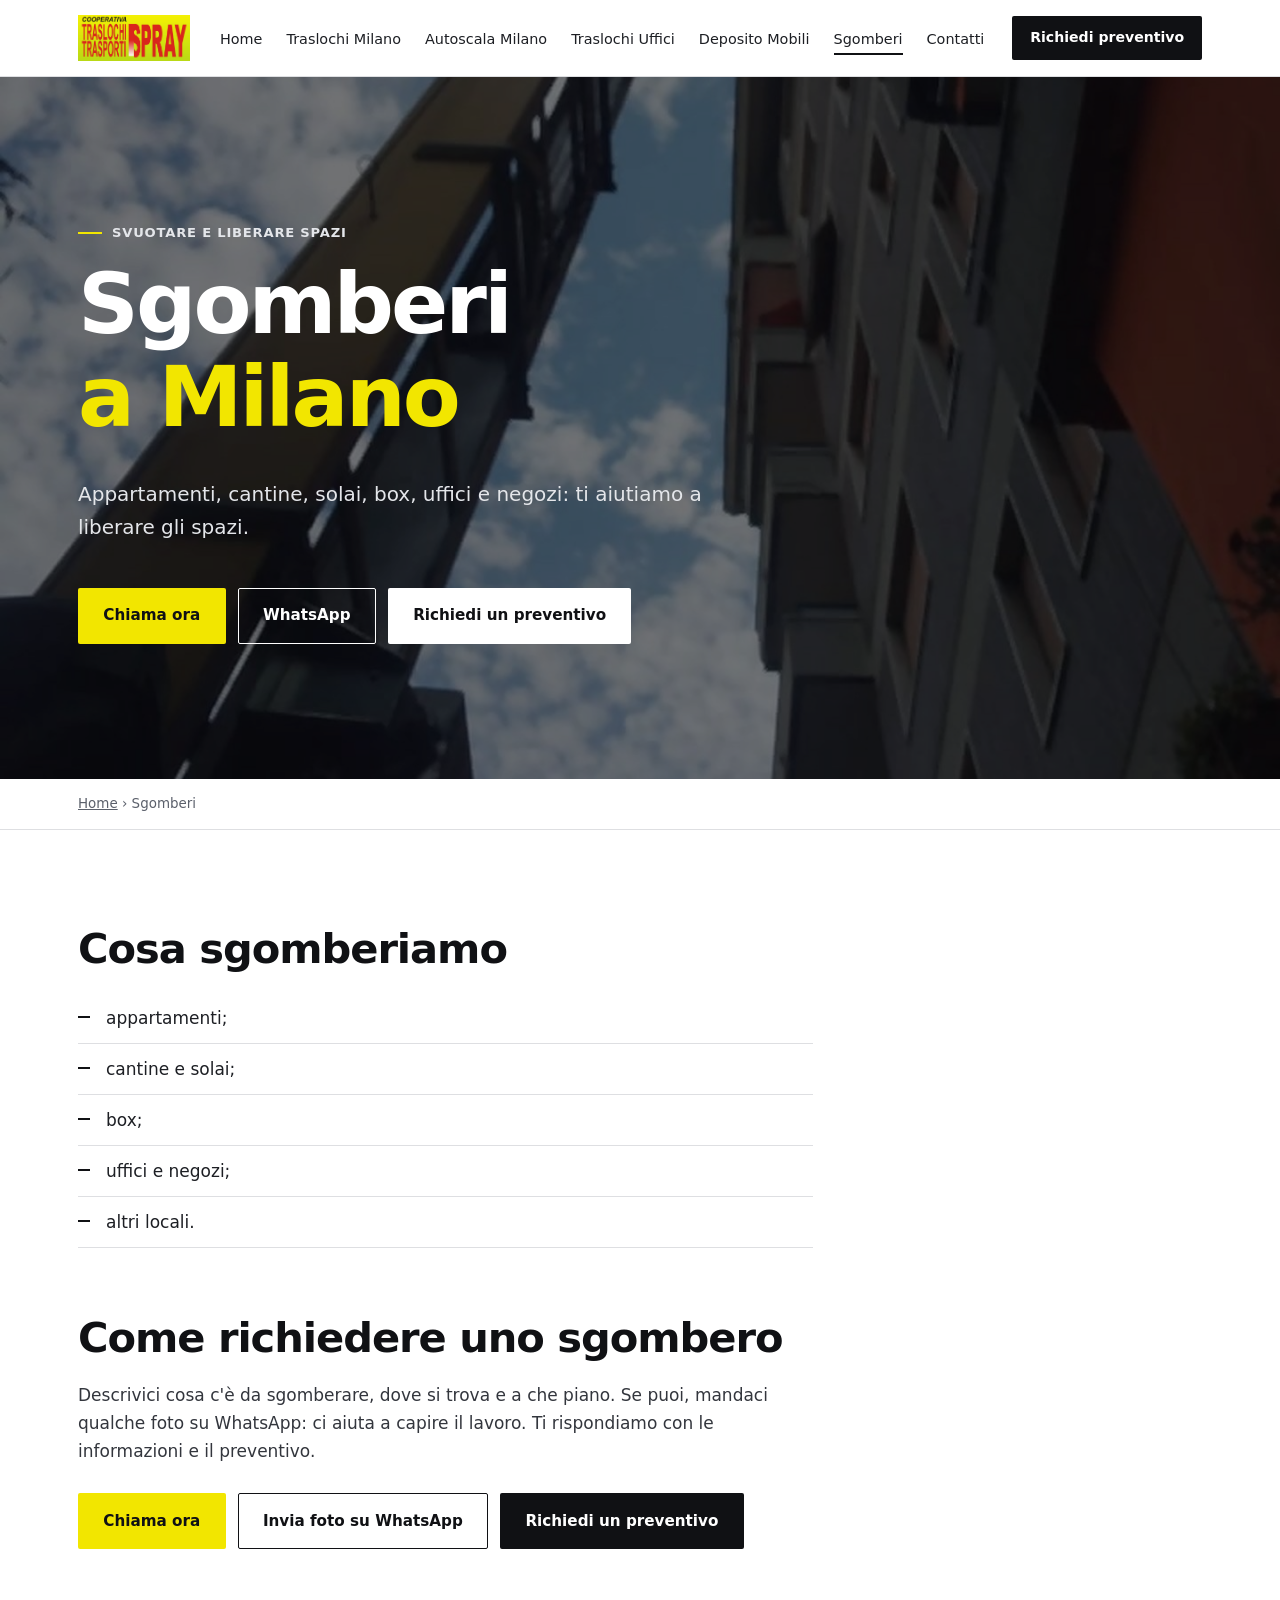
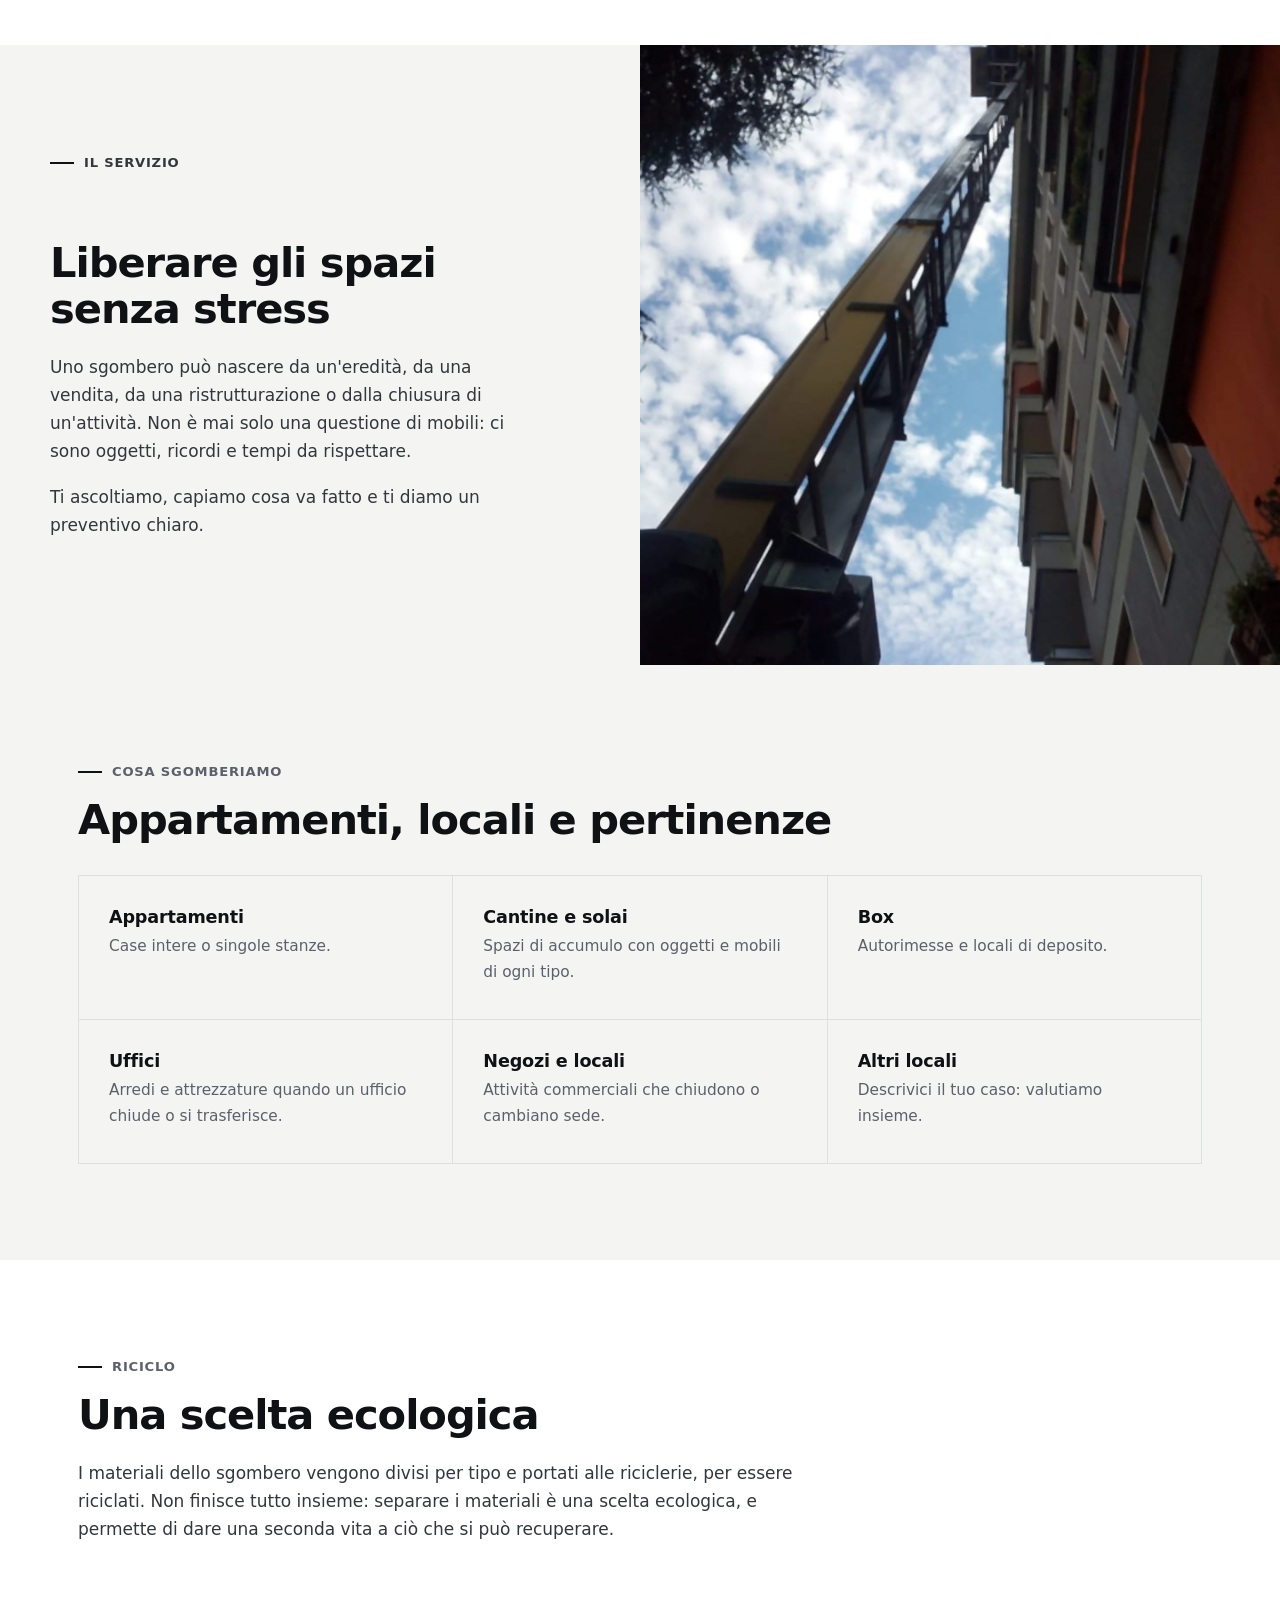
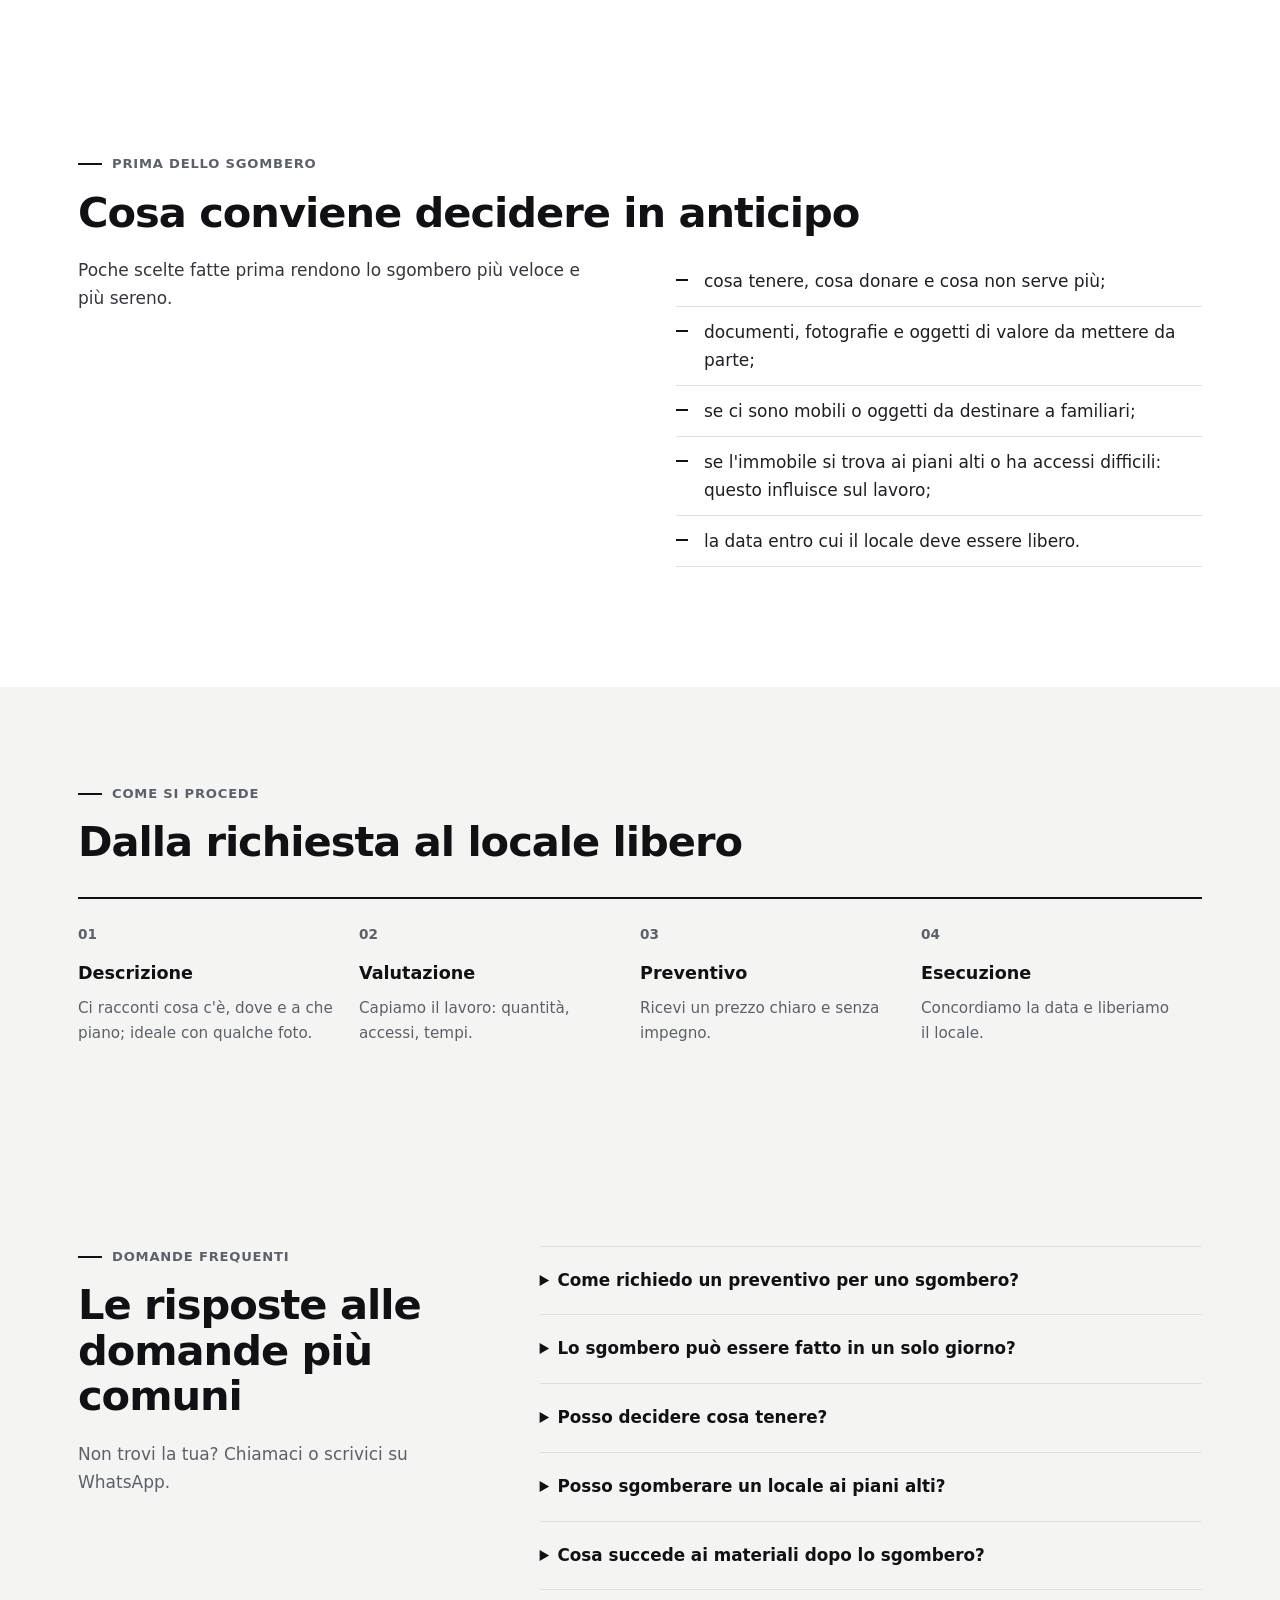
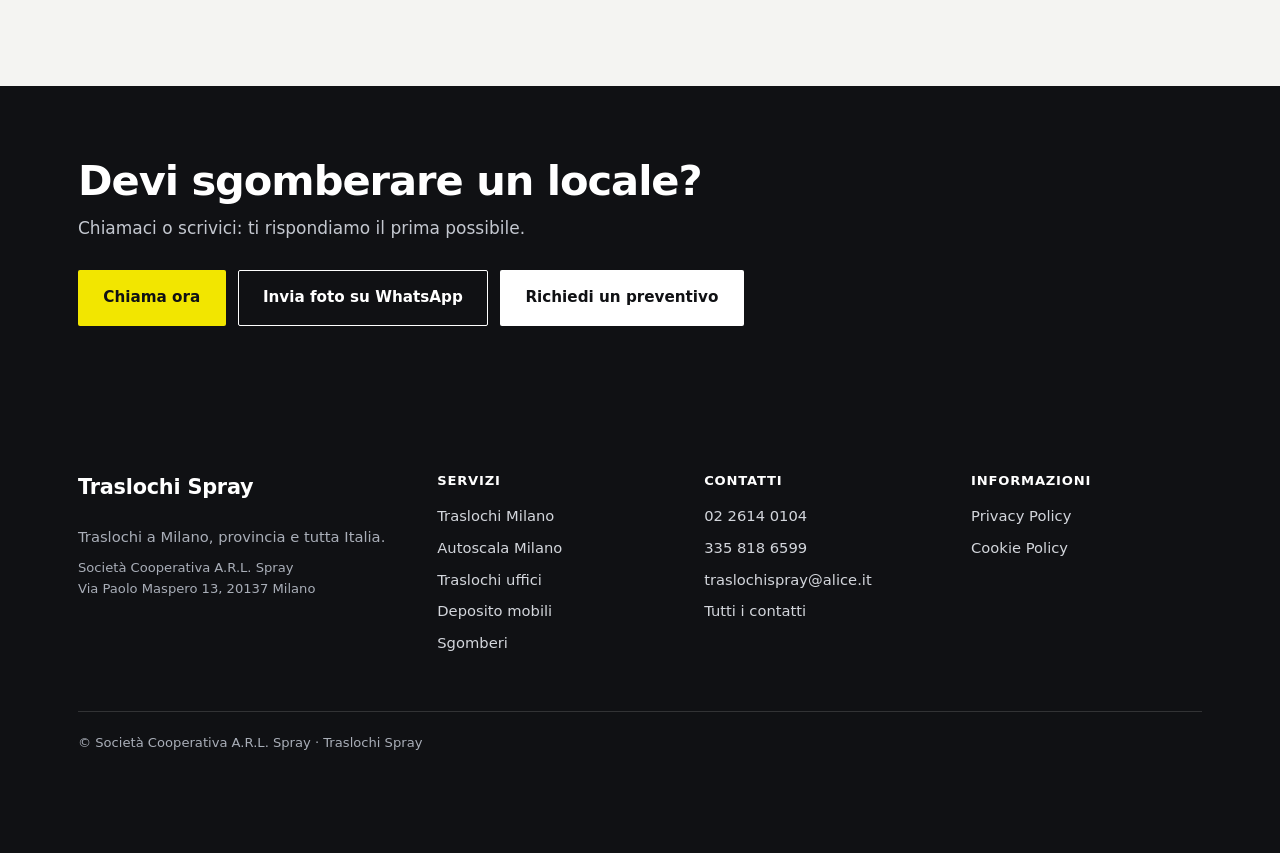
<file: sgomberi-milano/index.html>
<!doctype html>
<html lang="it">
<head>
<meta charset="utf-8">
<meta name="viewport" content="width=device-width, initial-scale=1">
<title>Sgomberi Milano | Traslochi Spray</title>
<meta name="description" content="Sgomberi di appartamenti, cantine, solai, box, uffici e negozi a Milano, con materiali divisi per tipo e portati alle riciclerie. Preventivo gratuito.">
<meta name="robots" content="noindex"><!-- ANTEPRIMA: togliere al lancio, vedi 04-clienti/traslochi-spray-v2-LANCIO.md -->
<link rel="canonical" href="https://www.traslochispray.com/sgomberi-milano/">
<meta property="og:title" content="Sgomberi Milano | Traslochi Spray">
<meta property="og:description" content="Sgomberi di appartamenti, cantine, solai, box, uffici e negozi a Milano, con materiali divisi per tipo e portati alle riciclerie. Preventivo gratuito.">
<meta property="og:type" content="website">
<meta property="og:locale" content="it_IT">
<meta property="og:image" content="https://www.traslochispray.com/img/autoscala-2.jpg">
<link rel="icon" href="../img/logo.png">
<script>document.documentElement.className+=" js"</script>
<link rel="stylesheet" href="../assets/style.css?v=1791613819">
<script type="application/ld+json">{"@context":"https://schema.org","@type":"FAQPage","mainEntity":[{"@type":"Question","name":"Come richiedo un preventivo per uno sgombero?","acceptedAnswer":{"@type":"Answer","text":"Descrivici cosa c'è da sgomberare, dove si trova e a che piano. Mandare qualche foto su WhatsApp aiuta molto."}},{"@type":"Question","name":"Lo sgombero può essere fatto in un solo giorno?","acceptedAnswer":{"@type":"Answer","text":"Dipende dalla quantità di oggetti e dall'accessibilità del locale. In fase di preventivo ti diamo un'indicazione per il tuo caso."}},{"@type":"Question","name":"Posso decidere cosa tenere?","acceptedAnswer":{"@type":"Answer","text":"Certo: prima dello sgombero stabilisci cosa conservare, cosa donare e cosa non serve più."}},{"@type":"Question","name":"Posso sgomberare un locale ai piani alti?","acceptedAnswer":{"@type":"Answer","text":"Dicci il piano e come è fatto l'ingresso: valutiamo il caso insieme."}},{"@type":"Question","name":"Cosa succede ai materiali dopo lo sgombero?","acceptedAnswer":{"@type":"Answer","text":"I materiali vengono divisi per tipo e portati alle riciclerie per il riciclo: è una scelta ecologica."}}]}</script>
<script type="application/ld+json">{"@context":"https://schema.org","@type":"BreadcrumbList","itemListElement":[{"@type":"ListItem","position":1,"name":"Home","item":"https://www.traslochispray.com/"},{"@type":"ListItem","position":2,"name":"Sgomberi","item":"https://www.traslochispray.com/sgomberi-milano/"}]}</script>
</head>
<body>
<a class="skip" href="#main">Vai al contenuto</a>
<div class="progress" aria-hidden="true"></div>
<header class="site-top">
  <div class="wrap">
    <a href="../" class="logo"><img src="../img/logo.png" alt="Traslochi Spray, home" width="251" height="103"></a>
    <button class="burger" aria-label="Apri il menu" aria-expanded="false" aria-controls="menu"><span></span><span></span><span></span></button>
    <nav id="menu" aria-label="Menu principale">
      <ul><li><a href="../">Home</a></li><li><a href="../traslochi-milano/">Traslochi Milano</a></li><li><a href="../autoscala-milano/">Autoscala Milano</a></li><li><a href="../traslochi-uffici-milano/">Traslochi Uffici</a></li><li><a href="../deposito-mobili-milano/">Deposito Mobili</a></li><li><a href="../sgomberi-milano/" aria-current="page">Sgomberi</a></li><li><a href="../contatti/">Contatti</a></li></ul>
      <a href="../contatti/#preventivo" class="btn btn-giallo nav-cta">Richiedi preventivo</a>
    </nav>
  </div>
</header>
<main id="main">
<section class="hero" style="background-image:url('../img/autoscala-2.jpg')">
  <div class="wrap">
    <div class="hero-t">
      <p class="eyebrow">Svuotare e liberare spazi</p>
      <h1>Sgomberi <span>a Milano</span></h1>
      <p class="lead">Appartamenti, cantine, solai, box, uffici e negozi: ti aiutiamo a liberare gli spazi.</p>
      <div class="ctas"><a href="tel:+390226140104" class="btn btn-giallo">Chiama ora</a><a href="https://wa.me/393358186599?text=Buongiorno%2C%20vorrei%20un%20preventivo%20per%20un%20trasloco" class="btn btn-wa">WhatsApp</a><a href="../contatti/#preventivo" class="btn btn-rosso">Richiedi un preventivo</a></div>
    </div>
  </div>
</section><nav class="bc" aria-label="Percorso"><div class="wrap"><a href="../">Home</a> <span aria-hidden="true">›</span> Sgomberi</div></nav>
<section class="sez"><div class="wrap testo">
  <h2>Cosa sgomberiamo</h2>
  <ul class="lista"><li>appartamenti;</li><li>cantine e solai;</li><li>box;</li><li>uffici e negozi;</li><li>altri locali.</li></ul>
  <h2>Come richiedere uno sgombero</h2>
  <p>Descrivici cosa c'è da sgomberare, dove si trova e a che piano. Se puoi, mandaci qualche foto su WhatsApp: ci aiuta a capire il lavoro. Ti rispondiamo con le informazioni e il preventivo.</p>
  <div class="ctas"><a href="tel:+390226140104" class="btn btn-giallo">Chiama ora</a><a href="https://wa.me/393358186599?text=Buongiorno%2C%20vi%20invio%20le%20foto%20per%20valutare%20l'autoscala" class="btn btn-wa">Invia foto su WhatsApp</a><a href="../contatti/#preventivo" class="btn btn-rosso">Richiedi un preventivo</a></div>
</div></section>
<section class="split"><div class="split-t"><div class="testo"><p class="eyebrow">Il servizio</p><h2>Liberare gli spazi senza stress</h2><p>Uno sgombero può nascere da un'eredità, da una vendita, da una ristrutturazione o dalla chiusura di un'attività. Non è mai solo una questione di mobili: ci sono oggetti, ricordi e tempi da rispettare.</p><p>Ti ascoltiamo, capiamo cosa va fatto e ti diamo un preventivo chiaro.</p></div></div><div class="split-i"><img src="../img/autoscala-2.jpg" alt="Autoscala in azione su un palazzo" width="720" height="900" loading="lazy"></div></section><section class="sez chiaro"><div class="wrap"><p class="eyebrow">Cosa sgomberiamo</p><h2>Appartamenti, locali e pertinenze</h2><div class="grid c3"><article class="card"><h3>Appartamenti</h3><p>Case intere o singole stanze.</p></article><article class="card"><h3>Cantine e solai</h3><p>Spazi di accumulo con oggetti e mobili di ogni tipo.</p></article><article class="card"><h3>Box</h3><p>Autorimesse e locali di deposito.</p></article><article class="card"><h3>Uffici</h3><p>Arredi e attrezzature quando un ufficio chiude o si trasferisce.</p></article><article class="card"><h3>Negozi e locali</h3><p>Attività commerciali che chiudono o cambiano sede.</p></article><article class="card"><h3>Altri locali</h3><p>Descrivici il tuo caso: valutiamo insieme.</p></article></div></div></section>
<section class="sez" id="riciclo"><div class="wrap"><p class="eyebrow">Riciclo</p><h2>Una scelta ecologica</h2><div class="testo"><p>I materiali dello sgombero vengono divisi per tipo e portati alle riciclerie, per essere riciclati. Non finisce tutto insieme: separare i materiali è una scelta ecologica, e permette di dare una seconda vita a ciò che si può recuperare.</p></div></div></section>
<section class="sez "><div class="wrap"><p class="eyebrow">Prima dello sgombero</p><h2>Cosa conviene decidere in anticipo</h2><div class="due-col top"><div class="testo"><p>Poche scelte fatte prima rendono lo sgombero più veloce e più sereno.</p></div><div class="testo"><ul class="lista"><li>cosa tenere, cosa donare e cosa non serve più;</li><li>documenti, fotografie e oggetti di valore da mettere da parte;</li><li>se ci sono mobili o oggetti da destinare a familiari;</li><li>se l'immobile si trova ai piani alti o ha accessi difficili: questo influisce sul lavoro;</li><li>la data entro cui il locale deve essere libero.</li></ul></div></div></div></section><section class="sez chiaro"><div class="wrap"><p class="eyebrow">Come si procede</p><h2>Dalla richiesta al locale libero</h2><ol class="passi"><li><b>Descrizione</b><span>Ci racconti cosa c'è, dove e a che piano; ideale con qualche foto.</span></li><li><b>Valutazione</b><span>Capiamo il lavoro: quantità, accessi, tempi.</span></li><li><b>Preventivo</b><span>Ricevi un prezzo chiaro e senza impegno.</span></li><li><b>Esecuzione</b><span>Concordiamo la data e liberiamo il locale.</span></li></ol></div></section><section class="sez chiaro" id="faq"><div class="wrap faq-g"><div><p class="eyebrow">Domande frequenti</p><h2>Le risposte alle domande più comuni</h2><p class="sub">Non trovi la tua? Chiamaci o scrivici su WhatsApp.</p></div><div><details><summary>Come richiedo un preventivo per uno sgombero?</summary><p>Descrivici cosa c'è da sgomberare, dove si trova e a che piano. Mandare qualche foto su WhatsApp aiuta molto.</p></details><details><summary>Lo sgombero può essere fatto in un solo giorno?</summary><p>Dipende dalla quantità di oggetti e dall'accessibilità del locale. In fase di preventivo ti diamo un'indicazione per il tuo caso.</p></details><details><summary>Posso decidere cosa tenere?</summary><p>Certo: prima dello sgombero stabilisci cosa conservare, cosa donare e cosa non serve più.</p></details><details><summary>Posso sgomberare un locale ai piani alti?</summary><p>Dicci il piano e come è fatto l'ingresso: valutiamo il caso insieme.</p></details><details><summary>Cosa succede ai materiali dopo lo sgombero?</summary><p>Per ogni caso ti spieghiamo come si procede, in fase di preventivo.</p></details></div></div></section><section class="band"><div class="wrap"><h2>Devi sgomberare un locale?</h2><p>Chiamaci o scrivici: ti rispondiamo il prima possibile.</p><div class="ctas"><a href="tel:+390226140104" class="btn btn-giallo">Chiama ora</a><a href="https://wa.me/393358186599?text=Buongiorno%2C%20vi%20invio%20le%20foto%20per%20valutare%20l'autoscala" class="btn btn-wa">Invia foto su WhatsApp</a><a href="../contatti/#preventivo" class="btn btn-rosso">Richiedi un preventivo</a></div></div></section>
</main>
<footer class="foot">
  <div class="wrap cols4">
    <div><b class="fn">Traslochi Spray</b><p>Traslochi a Milano, provincia e tutta Italia.</p><p class="sm">Società Cooperativa A.R.L. Spray<br><!--d:indirizzo_completo-->Via Paolo Maspero 13, 20137 Milano<!--/d--></p></div>
    <div><b>Servizi</b><ul><li><a href="../traslochi-milano/">Traslochi Milano</a></li><li><a href="../autoscala-milano/">Autoscala Milano</a></li><li><a href="../traslochi-uffici-milano/">Traslochi uffici</a></li><li><a href="../deposito-mobili-milano/">Deposito mobili</a></li><li><a href="../sgomberi-milano/">Sgomberi</a></li></ul></div>
    <div><b>Contatti</b><ul><li><a href="tel:+390226140104">02 2614 0104</a></li><li><a href="tel:+393358186599">335 818 6599</a></li><li><a href="mailto:traslochispray@alice.it">traslochispray@alice.it</a></li><li><a href="../contatti/">Tutti i contatti</a></li></ul></div>
    <div><b>Informazioni</b><ul><li><a href="../privacy/">Privacy Policy</a></li><li><a href="../privacy/#cookie">Cookie Policy</a></li></ul></div>
  </div>
  <div class="wrap"><div class="copy">© Società Cooperativa A.R.L. Spray · Traslochi Spray</div></div>
</footer>
<div class="barra" role="navigation" aria-label="Azioni rapide">
  <a href="tel:+390226140104" class="b-tel"><svg viewBox="0 0 24 24" aria-hidden="true"><path d="M6.6 10.8a15 15 0 0 0 6.6 6.6l2.2-2.2a1 1 0 0 1 1-.25 11 11 0 0 0 3.6.6 1 1 0 0 1 1 1V20a1 1 0 0 1-1 1A17 17 0 0 1 3 4a1 1 0 0 1 1-1h3.5a1 1 0 0 1 1 1c0 1.25.2 2.45.6 3.6a1 1 0 0 1-.25 1z"/></svg>Chiama</a>
  <a href="https://wa.me/393358186599?text=Buongiorno%2C%20vorrei%20un%20preventivo%20per%20un%20trasloco" class="b-wa" rel="noopener"><svg viewBox="0 0 24 24" aria-hidden="true"><path d="M12 2a10 10 0 0 0-8.6 15.1L2 22l5-1.3A10 10 0 1 0 12 2zm0 18.2c-1.5 0-3-.4-4.3-1.2l-.3-.2-3 .8.8-2.9-.2-.3A8.2 8.2 0 1 1 12 20.2zm4.5-6.1c-.2-.1-1.5-.7-1.7-.8-.2-.1-.4-.1-.6.1l-.8 1c-.1.2-.3.2-.5.1-.2-.1-1-.4-2-1.2-.7-.6-1.2-1.4-1.3-1.7-.1-.2 0-.4.1-.5l.4-.4.3-.4v-.4l-.8-1.9c-.2-.5-.4-.4-.6-.4h-.5c-.2 0-.4.1-.7.3-.2.2-.9.9-.9 2.2s.9 2.5 1 2.7c.1.2 1.8 2.8 4.4 3.9 2.2.9 2.6.7 3.1.7.5-.1 1.5-.6 1.7-1.2.2-.6.2-1.1.1-1.2l-.5-.3z"/></svg>WhatsApp</a>
  <a href="../contatti/#preventivo" class="b-prev"><svg viewBox="0 0 24 24" aria-hidden="true"><path d="M5 3h10l4 4v14H5zM14 3v5h5M8 12h8M8 16h8"/></svg>Preventivo</a>
</div>
<script src="../assets/site.js?v=1791613819" defer></script>
</body>
</html>
</file>
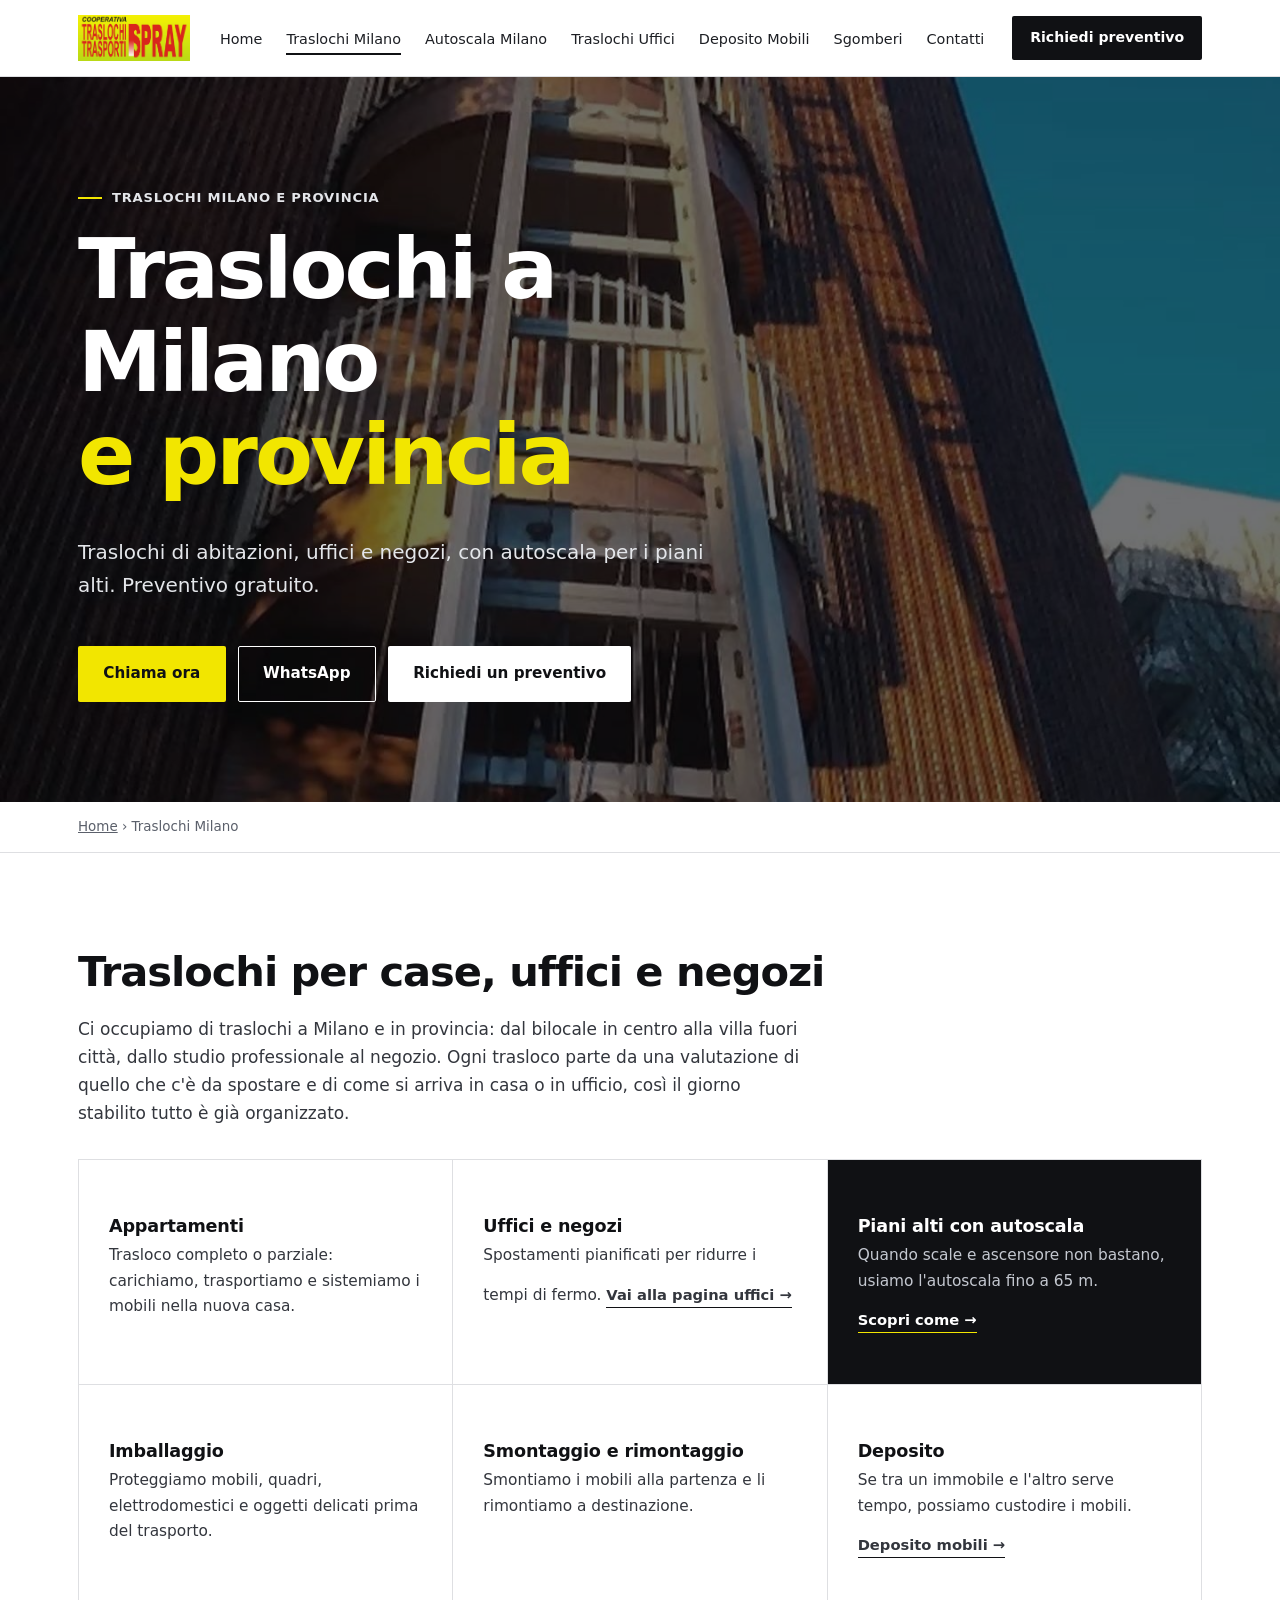
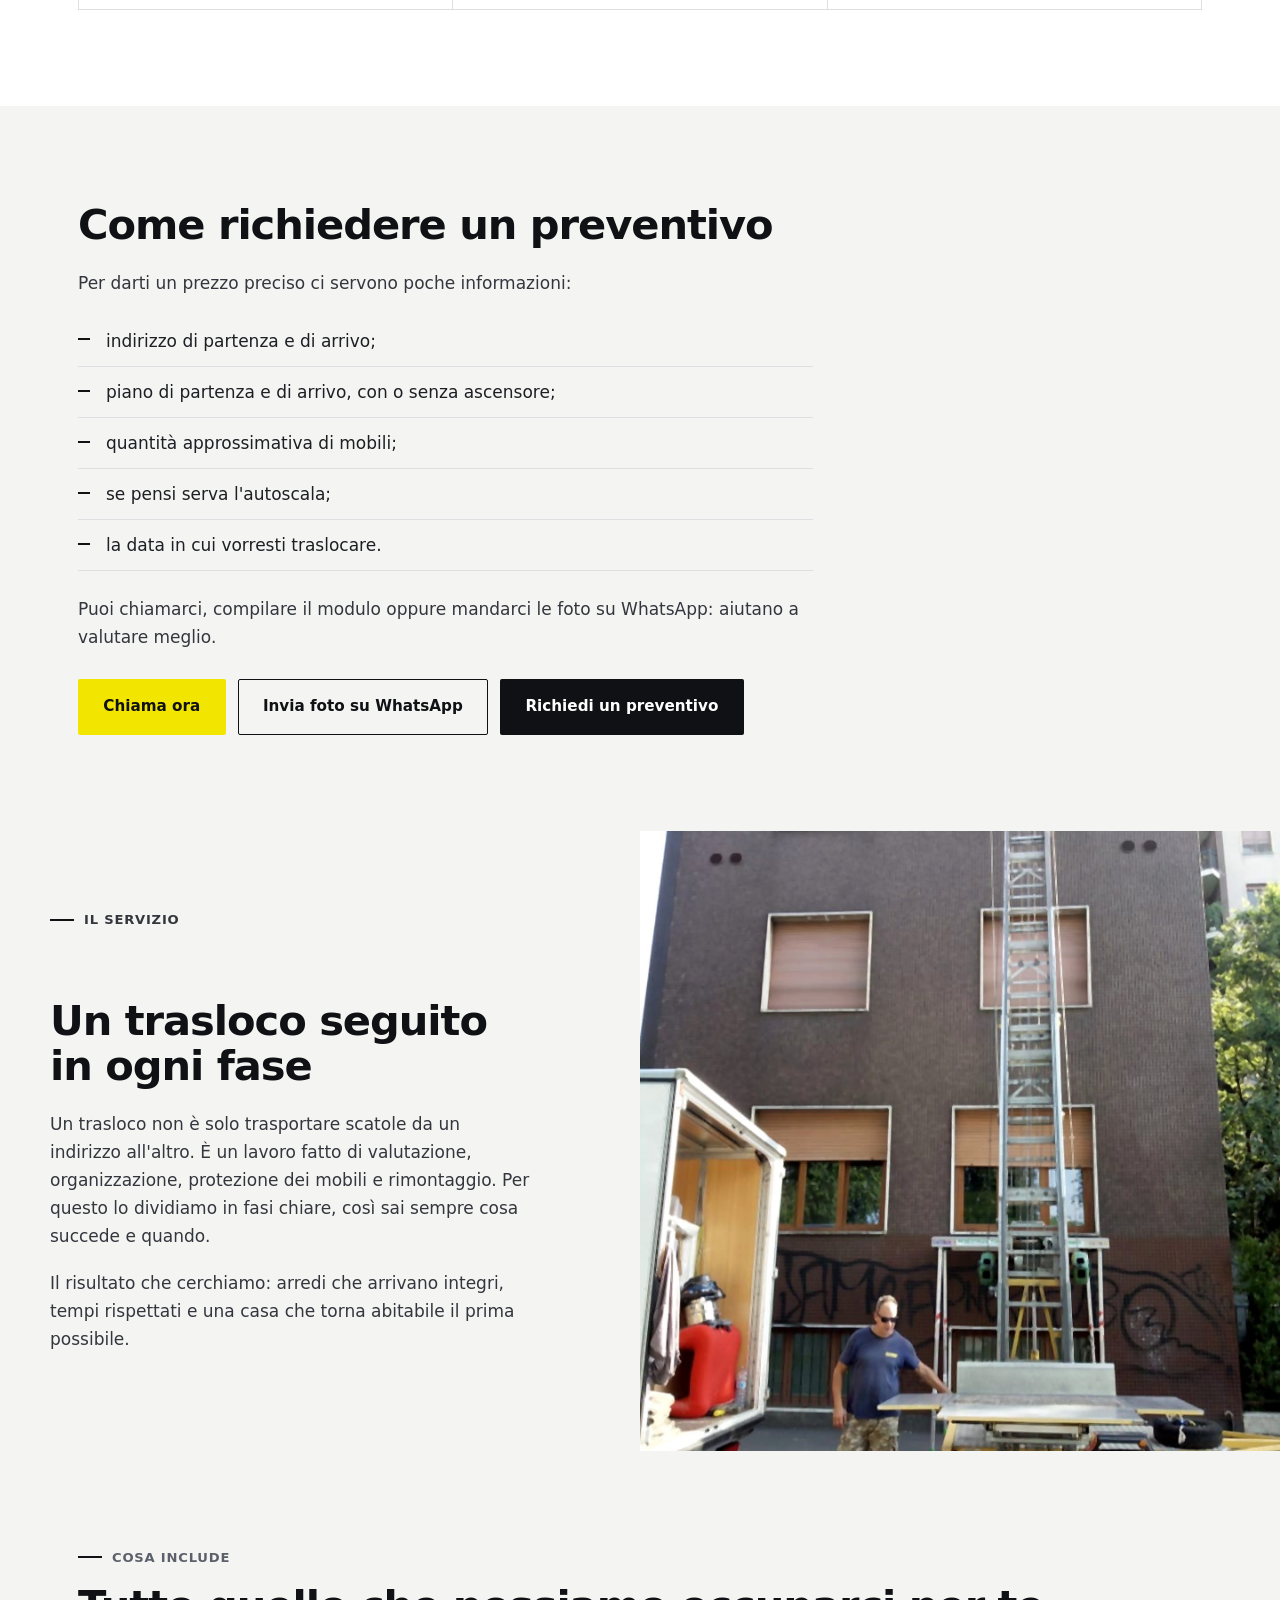
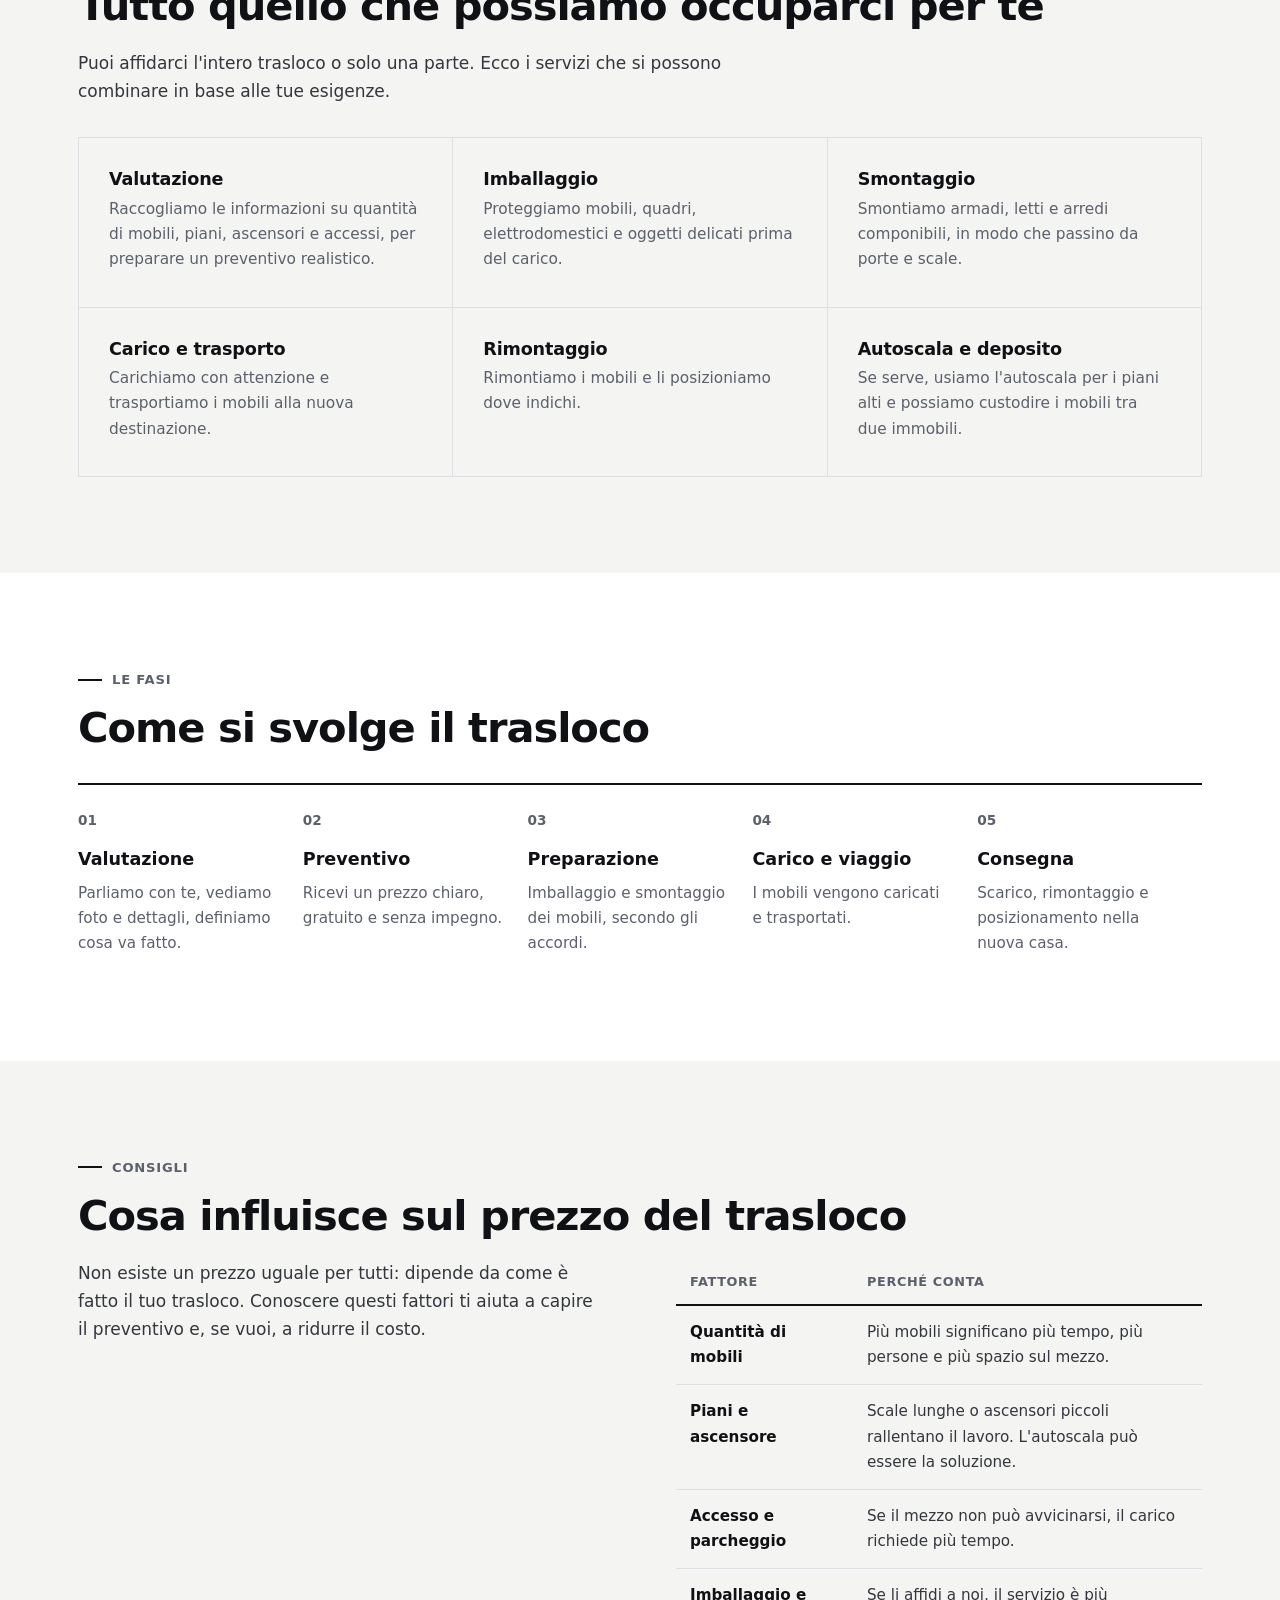
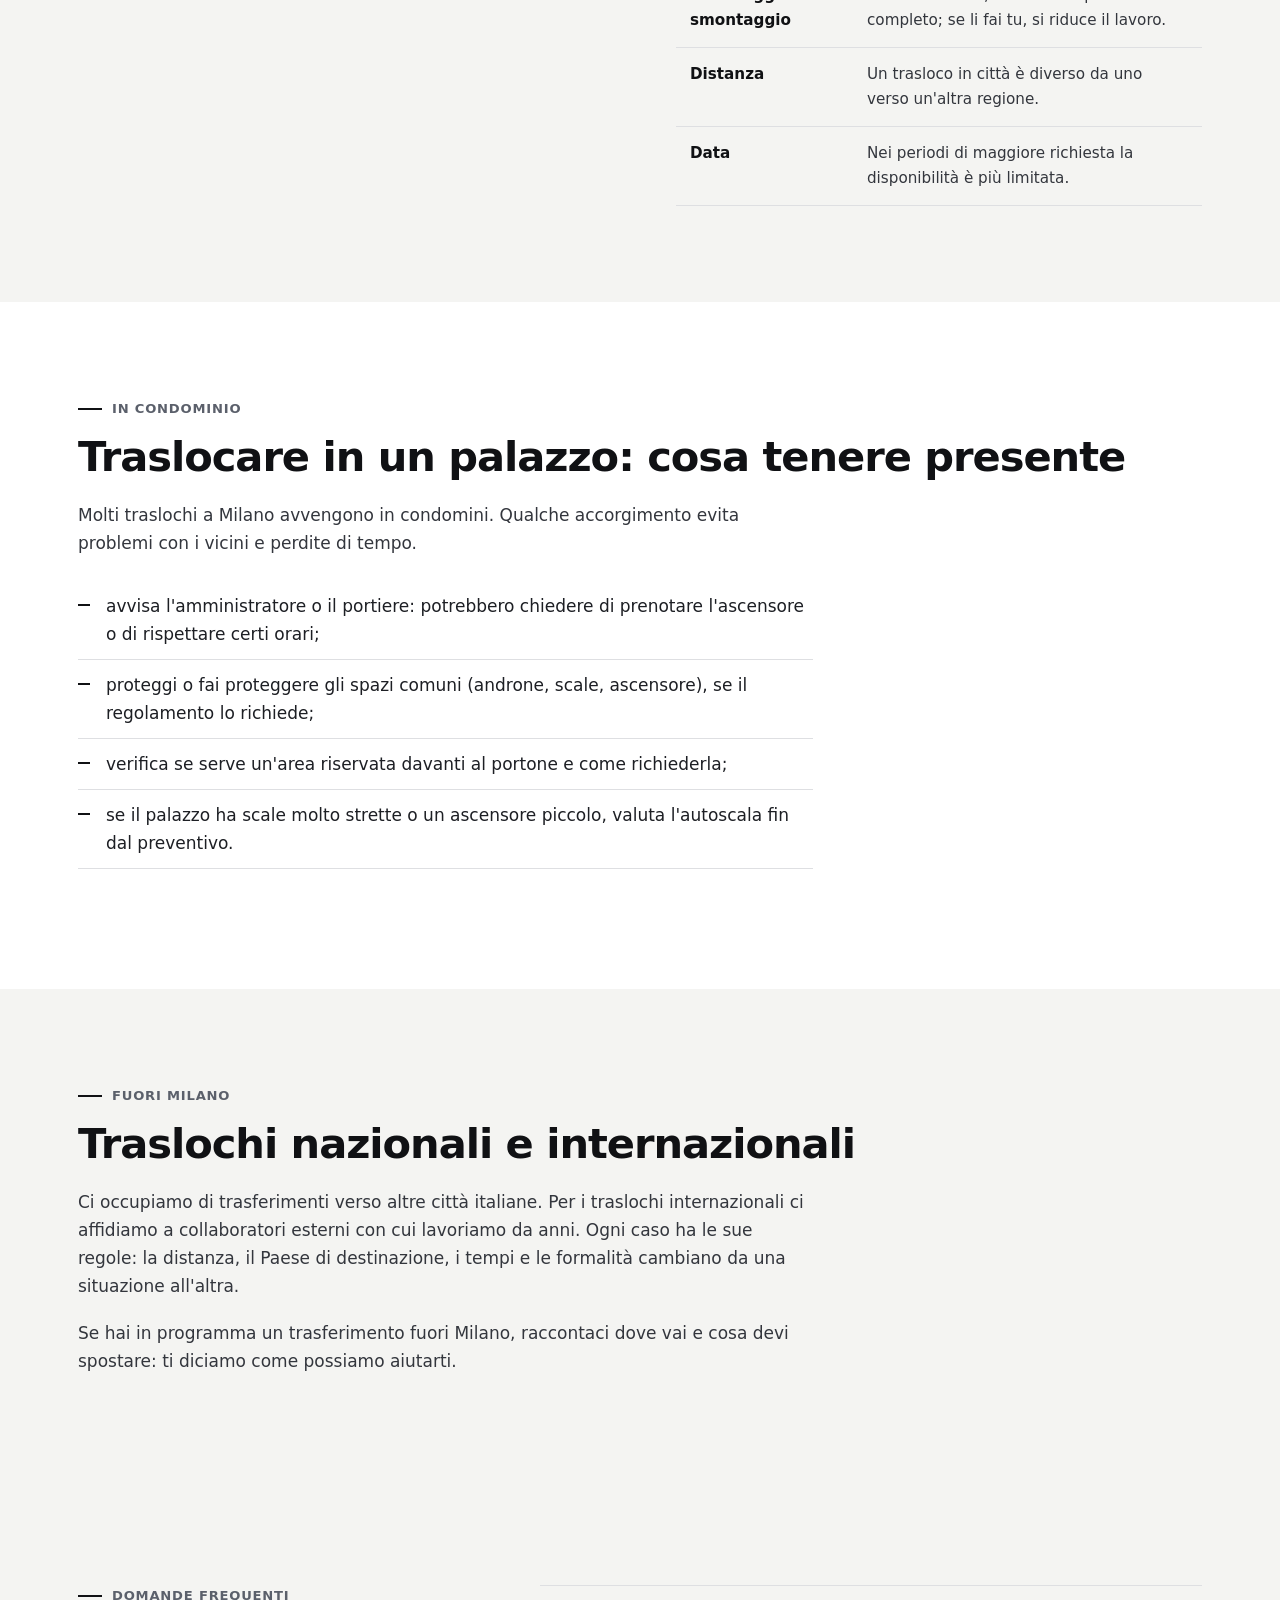
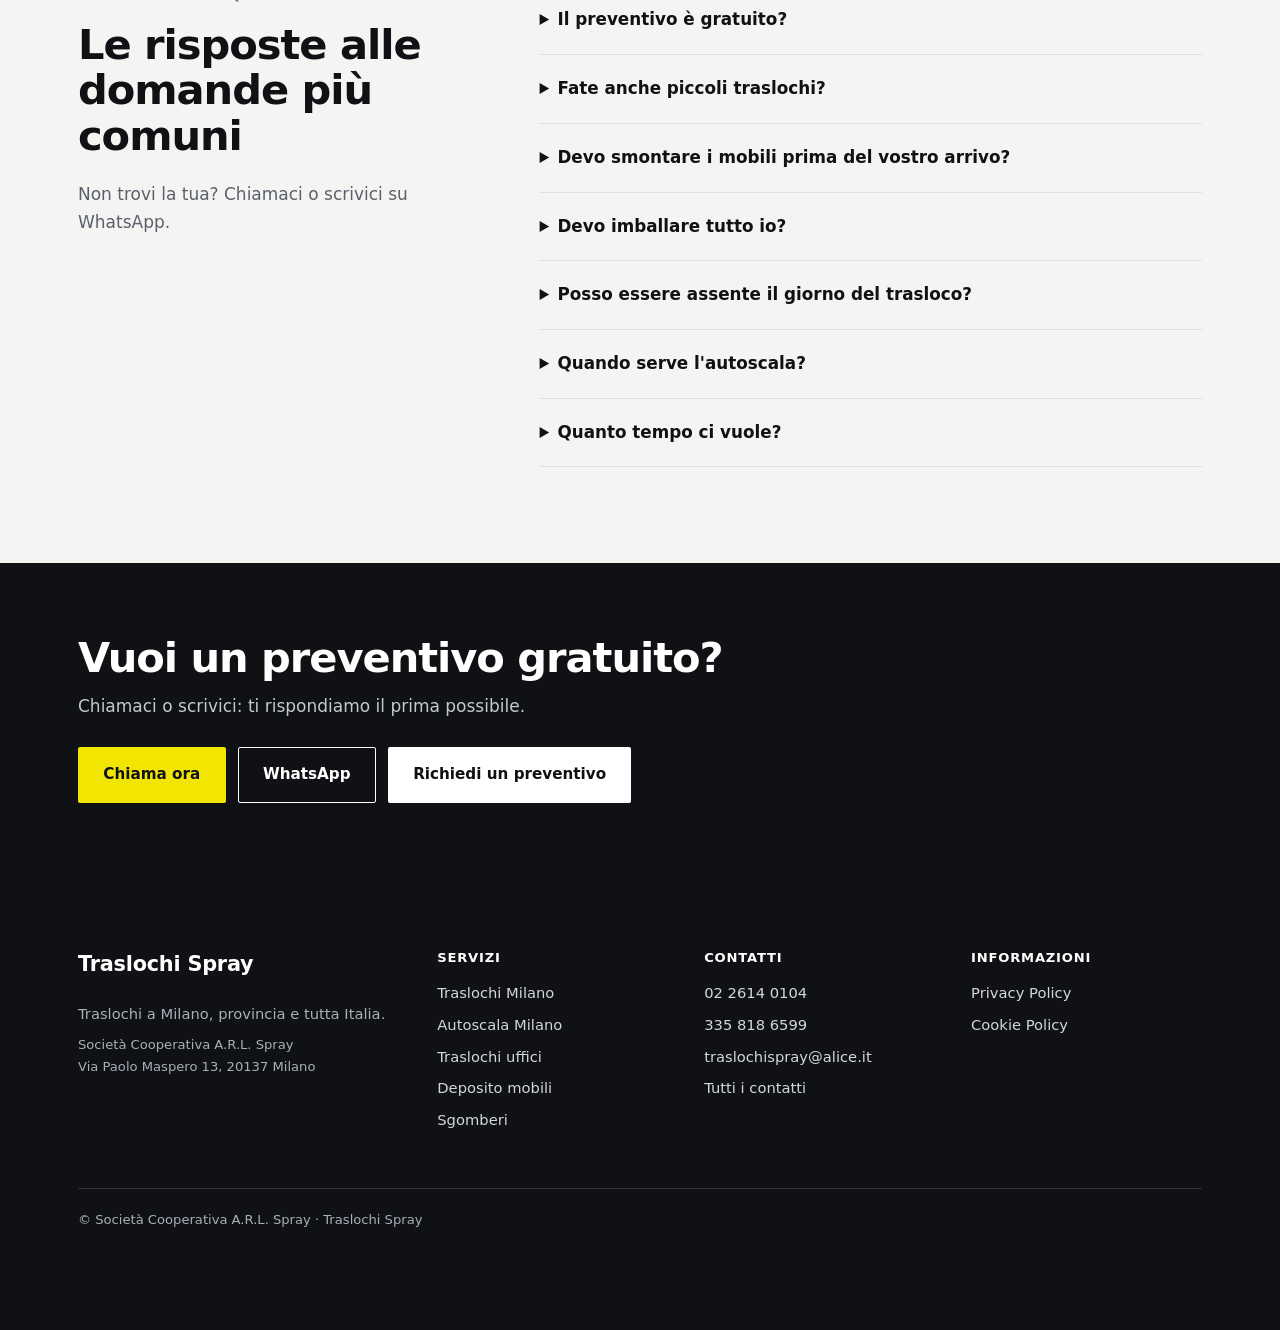
<file: traslochi-milano/index.html>
<!doctype html>
<html lang="it">
<head>
<meta charset="utf-8">
<meta name="viewport" content="width=device-width, initial-scale=1">
<title>Traslochi Milano e Provincia | Traslochi Spray</title>
<meta name="description" content="Traslochi di appartamenti, uffici e negozi a Milano e provincia: imballaggio, smontaggio e rimontaggio, autoscala e deposito. Preventivo gratuito.">
<meta name="robots" content="noindex"><!-- ANTEPRIMA: togliere al lancio, vedi 04-clienti/traslochi-spray-v2-LANCIO.md -->
<link rel="canonical" href="https://www.traslochispray.com/traslochi-milano/">
<meta property="og:title" content="Traslochi Milano e Provincia | Traslochi Spray">
<meta property="og:description" content="Traslochi di appartamenti, uffici e negozi a Milano e provincia: imballaggio, smontaggio e rimontaggio, autoscala e deposito. Preventivo gratuito.">
<meta property="og:type" content="website">
<meta property="og:locale" content="it_IT">
<meta property="og:image" content="https://www.traslochispray.com/img/autoscala-1.jpg">
<link rel="icon" href="../img/logo.png">
<script>document.documentElement.className+=" js"</script>
<link rel="stylesheet" href="../assets/style.css?v=1791613819">
<script type="application/ld+json">{"@context":"https://schema.org","@type":"FAQPage","mainEntity":[{"@type":"Question","name":"Il preventivo è gratuito?","acceptedAnswer":{"@type":"Answer","text":"Sì, il preventivo è gratuito e senza impegno."}},{"@type":"Question","name":"Fate anche piccoli traslochi?","acceptedAnswer":{"@type":"Answer","text":"Sì, oltre ai traslochi completi spostiamo anche pochi mobili o singoli oggetti ingombranti."}},{"@type":"Question","name":"Devo smontare i mobili prima del vostro arrivo?","acceptedAnswer":{"@type":"Answer","text":"Non è necessario: possiamo occuparcene noi. Se preferisci farlo da solo per ridurre il lavoro, dillo in fase di preventivo."}},{"@type":"Question","name":"Devo imballare tutto io?","acceptedAnswer":{"@type":"Answer","text":"Puoi decidere: possiamo occuparci noi dell'imballaggio, oppure puoi preparare le scatole e lasciare a noi mobili e oggetti grandi."}},{"@type":"Question","name":"Posso essere assente il giorno del trasloco?","acceptedAnswer":{"@type":"Answer","text":"È meglio che ci sia qualcuno, anche un referente di fiducia, per indicare cosa caricare e dove posizionare i mobili all'arrivo."}},{"@type":"Question","name":"Quando serve l'autoscala?","acceptedAnswer":{"@type":"Answer","text":"Quando i mobili non passano da scale o ascensore, ai piani alti o negli edifici con accessi stretti. Lo valutiamo insieme in base all'edificio."}},{"@type":"Question","name":"Quanto tempo ci vuole?","acceptedAnswer":{"@type":"Answer","text":"Dipende dalla quantità di mobili, dai piani e dai servizi richiesti. In fase di preventivo ti diamo un'indicazione per il tuo caso."}}]}</script>
<script type="application/ld+json">{"@context":"https://schema.org","@type":"BreadcrumbList","itemListElement":[{"@type":"ListItem","position":1,"name":"Home","item":"https://www.traslochispray.com/"},{"@type":"ListItem","position":2,"name":"Traslochi Milano","item":"https://www.traslochispray.com/traslochi-milano/"}]}</script>
</head>
<body>
<a class="skip" href="#main">Vai al contenuto</a>
<div class="progress" aria-hidden="true"></div>
<header class="site-top">
  <div class="wrap">
    <a href="../" class="logo"><img src="../img/logo.png" alt="Traslochi Spray, home" width="251" height="103"></a>
    <button class="burger" aria-label="Apri il menu" aria-expanded="false" aria-controls="menu"><span></span><span></span><span></span></button>
    <nav id="menu" aria-label="Menu principale">
      <ul><li><a href="../">Home</a></li><li><a href="../traslochi-milano/" aria-current="page">Traslochi Milano</a></li><li><a href="../autoscala-milano/">Autoscala Milano</a></li><li><a href="../traslochi-uffici-milano/">Traslochi Uffici</a></li><li><a href="../deposito-mobili-milano/">Deposito Mobili</a></li><li><a href="../sgomberi-milano/">Sgomberi</a></li><li><a href="../contatti/">Contatti</a></li></ul>
      <a href="../contatti/#preventivo" class="btn btn-giallo nav-cta">Richiedi preventivo</a>
    </nav>
  </div>
</header>
<main id="main">
<section class="hero" style="background-image:url('../img/autoscala-1.jpg')">
  <div class="wrap">
    <div class="hero-t">
      <p class="eyebrow">Traslochi Milano e provincia</p>
      <h1>Traslochi a Milano <span>e provincia</span></h1>
      <p class="lead">Traslochi di abitazioni, uffici e negozi, con autoscala per i piani alti. Preventivo gratuito.</p>
      <div class="ctas"><a href="tel:+390226140104" class="btn btn-giallo">Chiama ora</a><a href="https://wa.me/393358186599?text=Buongiorno%2C%20vorrei%20un%20preventivo%20per%20un%20trasloco" class="btn btn-wa">WhatsApp</a><a href="../contatti/#preventivo" class="btn btn-rosso">Richiedi un preventivo</a></div>
    </div>
  </div>
</section><nav class="bc" aria-label="Percorso"><div class="wrap"><a href="../">Home</a> <span aria-hidden="true">›</span> Traslochi Milano</div></nav>
<section class="sez"><div class="wrap testo">
  <h2>Traslochi per case, uffici e negozi</h2>
  <p>Ci occupiamo di traslochi a Milano e in provincia: dal bilocale in centro alla villa fuori città, dallo studio professionale al negozio. Ogni trasloco parte da una valutazione di quello che c'è da spostare e di come si arriva in casa o in ufficio, così il giorno stabilito tutto è già organizzato.</p>
  <div class="grid">
    <article class="card"><h3>Appartamenti</h3><p>Trasloco completo o parziale: carichiamo, trasportiamo e sistemiamo i mobili nella nuova casa.</p></article>
    <article class="card"><h3>Uffici e negozi</h3><p>Spostamenti pianificati per ridurre i tempi di fermo. <a href="../traslochi-uffici-milano/">Vai alla pagina uffici →</a></p></article>
    <article class="card evid"><h3>Piani alti con autoscala</h3><p>Quando scale e ascensore non bastano, usiamo l'autoscala fino a 65 m. <a href="../autoscala-milano/">Scopri come →</a></p></article>
    <article class="card" id="imballaggio"><h3>Imballaggio</h3><p>Proteggiamo mobili, quadri, elettrodomestici e oggetti delicati prima del trasporto.</p></article>
    <article class="card" id="smontaggio"><h3>Smontaggio e rimontaggio</h3><p>Smontiamo i mobili alla partenza e li rimontiamo a destinazione.</p></article>
    <article class="card"><h3>Deposito</h3><p>Se tra un immobile e l'altro serve tempo, possiamo custodire i mobili. <a href="../deposito-mobili-milano/">Deposito mobili →</a></p></article>
  </div>
</div></section>
<section class="sez chiaro"><div class="wrap testo">
  <h2>Come richiedere un preventivo</h2>
  <p>Per darti un prezzo preciso ci servono poche informazioni:</p>
  <ul class="lista"><li>indirizzo di partenza e di arrivo;</li><li>piano di partenza e di arrivo, con o senza ascensore;</li><li>quantità approssimativa di mobili;</li><li>se pensi serva l'autoscala;</li><li>la data in cui vorresti traslocare.</li></ul>
  <p>Puoi chiamarci, compilare il modulo oppure mandarci le foto su WhatsApp: aiutano a valutare meglio.</p>
  <div class="ctas"><a href="tel:+390226140104" class="btn btn-giallo">Chiama ora</a><a href="https://wa.me/393358186599?text=Buongiorno%2C%20vi%20invio%20le%20foto%20per%20valutare%20l'autoscala" class="btn btn-wa">Invia foto su WhatsApp</a><a href="../contatti/#preventivo" class="btn btn-rosso">Richiedi un preventivo</a></div>
</div></section>
<section class="split"><div class="split-t"><div class="testo"><p class="eyebrow">Il servizio</p><h2>Un trasloco seguito in ogni fase</h2><p>Un trasloco non è solo trasportare scatole da un indirizzo all'altro. È un lavoro fatto di valutazione, organizzazione, protezione dei mobili e rimontaggio. Per questo lo dividiamo in fasi chiare, così sai sempre cosa succede e quando.</p><p>Il risultato che cerchiamo: arredi che arrivano integri, tempi rispettati e una casa che torna abitabile il prima possibile.</p></div></div><div class="split-i"><img src="../img/autoscala-4.jpg" alt="Operatore con autoscala montata su un edificio" width="720" height="900" loading="lazy"></div></section><section class="sez chiaro"><div class="wrap"><p class="eyebrow">Cosa include</p><h2>Tutto quello che possiamo occuparci per te</h2><p class="intro">Puoi affidarci l'intero trasloco o solo una parte. Ecco i servizi che si possono combinare in base alle tue esigenze.</p><div class="grid c3"><article class="card"><h3>Valutazione</h3><p>Raccogliamo le informazioni su quantità di mobili, piani, ascensori e accessi, per preparare un preventivo realistico.</p></article><article class="card"><h3>Imballaggio</h3><p>Proteggiamo mobili, quadri, elettrodomestici e oggetti delicati prima del carico.</p></article><article class="card"><h3>Smontaggio</h3><p>Smontiamo armadi, letti e arredi componibili, in modo che passino da porte e scale.</p></article><article class="card"><h3>Carico e trasporto</h3><p>Carichiamo con attenzione e trasportiamo i mobili alla nuova destinazione.</p></article><article class="card"><h3>Rimontaggio</h3><p>Rimontiamo i mobili e li posizioniamo dove indichi.</p></article><article class="card"><h3>Autoscala e deposito</h3><p>Se serve, usiamo l'autoscala per i piani alti e possiamo custodire i mobili tra due immobili.</p></article></div></div></section><section class="sez "><div class="wrap"><p class="eyebrow">Le fasi</p><h2>Come si svolge il trasloco</h2><ol class="passi"><li><b>Valutazione</b><span>Parliamo con te, vediamo foto e dettagli, definiamo cosa va fatto.</span></li><li><b>Preventivo</b><span>Ricevi un prezzo chiaro, gratuito e senza impegno.</span></li><li><b>Preparazione</b><span>Imballaggio e smontaggio dei mobili, secondo gli accordi.</span></li><li><b>Carico e viaggio</b><span>I mobili vengono caricati e trasportati.</span></li><li><b>Consegna</b><span>Scarico, rimontaggio e posizionamento nella nuova casa.</span></li></ol></div></section><section class="sez chiaro"><div class="wrap"><p class="eyebrow">Consigli</p><h2>Cosa influisce sul prezzo del trasloco</h2><div class="due-col top"><div class="testo"><p>Non esiste un prezzo uguale per tutti: dipende da come è fatto il tuo trasloco. Conoscere questi fattori ti aiuta a capire il preventivo e, se vuoi, a ridurre il costo.</p></div><div><div class="tw"><table><thead><tr><th>Fattore</th><th>Perché conta</th></tr></thead><tbody><tr><td>Quantità di mobili</td><td>Più mobili significano più tempo, più persone e più spazio sul mezzo.</td></tr><tr><td>Piani e ascensore</td><td>Scale lunghe o ascensori piccoli rallentano il lavoro. L'autoscala può essere la soluzione.</td></tr><tr><td>Accesso e parcheggio</td><td>Se il mezzo non può avvicinarsi, il carico richiede più tempo.</td></tr><tr><td>Imballaggio e smontaggio</td><td>Se li affidi a noi, il servizio è più completo; se li fai tu, si riduce il lavoro.</td></tr><tr><td>Distanza</td><td>Un trasloco in città è diverso da uno verso un'altra regione.</td></tr><tr><td>Data</td><td>Nei periodi di maggiore richiesta la disponibilità è più limitata.</td></tr></tbody></table></div></div></div></div></section><section class="sez "><div class="wrap"><p class="eyebrow">In condominio</p><h2>Traslocare in un palazzo: cosa tenere presente</h2><div class="testo"><p>Molti traslochi a Milano avvengono in condomini. Qualche accorgimento evita problemi con i vicini e perdite di tempo.</p></div><ul class="lista"><li>avvisa l'amministratore o il portiere: potrebbero chiedere di prenotare l'ascensore o di rispettare certi orari;</li><li>proteggi o fai proteggere gli spazi comuni (androne, scale, ascensore), se il regolamento lo richiede;</li><li>verifica se serve un'area riservata davanti al portone e come richiederla;</li><li>se il palazzo ha scale molto strette o un ascensore piccolo, valuta l'autoscala fin dal preventivo.</li></ul></div></section><section class="sez chiaro"><div class="wrap"><p class="eyebrow">Fuori Milano</p><h2>Traslochi nazionali e internazionali</h2><div class="testo"><p>Ci occupiamo di trasferimenti verso altre città italiane. Per i traslochi internazionali ci affidiamo a collaboratori esterni con cui lavoriamo da anni. Ogni caso ha le sue regole: la distanza, il Paese di destinazione, i tempi e le formalità cambiano da una situazione all'altra.</p><p>Se hai in programma un trasferimento fuori Milano, raccontaci dove vai e cosa devi spostare: ti diciamo come possiamo aiutarti.</p></div></div></section><section class="sez chiaro" id="faq"><div class="wrap faq-g"><div><p class="eyebrow">Domande frequenti</p><h2>Le risposte alle domande più comuni</h2><p class="sub">Non trovi la tua? Chiamaci o scrivici su WhatsApp.</p></div><div><details><summary>Il preventivo è gratuito?</summary><p>Sì, il preventivo è gratuito e senza impegno.</p></details><details><summary>Fate anche piccoli traslochi?</summary><p>Sì, oltre ai traslochi completi spostiamo anche pochi mobili o singoli oggetti ingombranti.</p></details><details><summary>Devo smontare i mobili prima del vostro arrivo?</summary><p>Non è necessario: possiamo occuparcene noi. Se preferisci farlo da solo per ridurre il lavoro, dillo in fase di preventivo.</p></details><details><summary>Devo imballare tutto io?</summary><p>Puoi decidere: possiamo occuparci noi dell'imballaggio, oppure puoi preparare le scatole e lasciare a noi mobili e oggetti grandi.</p></details><details><summary>Posso essere assente il giorno del trasloco?</summary><p>È meglio che ci sia qualcuno, anche un referente di fiducia, per indicare cosa caricare e dove posizionare i mobili all'arrivo.</p></details><details><summary>Quando serve l'autoscala?</summary><p>Quando i mobili non passano da scale o ascensore, ai piani alti o negli edifici con accessi stretti. Lo valutiamo insieme in base all'edificio.</p></details><details><summary>Quanto tempo ci vuole?</summary><p>Dipende dalla quantità di mobili, dai piani e dai servizi richiesti. In fase di preventivo ti diamo un'indicazione per il tuo caso.</p></details></div></div></section><section class="band"><div class="wrap"><h2>Vuoi un preventivo gratuito?</h2><p>Chiamaci o scrivici: ti rispondiamo il prima possibile.</p><div class="ctas"><a href="tel:+390226140104" class="btn btn-giallo">Chiama ora</a><a href="https://wa.me/393358186599?text=Buongiorno%2C%20vorrei%20un%20preventivo%20per%20un%20trasloco" class="btn btn-wa">WhatsApp</a><a href="../contatti/#preventivo" class="btn btn-rosso">Richiedi un preventivo</a></div></div></section>
</main>
<footer class="foot">
  <div class="wrap cols4">
    <div><b class="fn">Traslochi Spray</b><p>Traslochi a Milano, provincia e tutta Italia.</p><p class="sm">Società Cooperativa A.R.L. Spray<br><!--d:indirizzo_completo-->Via Paolo Maspero 13, 20137 Milano<!--/d--></p></div>
    <div><b>Servizi</b><ul><li><a href="../traslochi-milano/">Traslochi Milano</a></li><li><a href="../autoscala-milano/">Autoscala Milano</a></li><li><a href="../traslochi-uffici-milano/">Traslochi uffici</a></li><li><a href="../deposito-mobili-milano/">Deposito mobili</a></li><li><a href="../sgomberi-milano/">Sgomberi</a></li></ul></div>
    <div><b>Contatti</b><ul><li><a href="tel:+390226140104">02 2614 0104</a></li><li><a href="tel:+393358186599">335 818 6599</a></li><li><a href="mailto:traslochispray@alice.it">traslochispray@alice.it</a></li><li><a href="../contatti/">Tutti i contatti</a></li></ul></div>
    <div><b>Informazioni</b><ul><li><a href="../privacy/">Privacy Policy</a></li><li><a href="../privacy/#cookie">Cookie Policy</a></li></ul></div>
  </div>
  <div class="wrap"><div class="copy">© Società Cooperativa A.R.L. Spray · Traslochi Spray</div></div>
</footer>
<div class="barra" role="navigation" aria-label="Azioni rapide">
  <a href="tel:+390226140104" class="b-tel"><svg viewBox="0 0 24 24" aria-hidden="true"><path d="M6.6 10.8a15 15 0 0 0 6.6 6.6l2.2-2.2a1 1 0 0 1 1-.25 11 11 0 0 0 3.6.6 1 1 0 0 1 1 1V20a1 1 0 0 1-1 1A17 17 0 0 1 3 4a1 1 0 0 1 1-1h3.5a1 1 0 0 1 1 1c0 1.25.2 2.45.6 3.6a1 1 0 0 1-.25 1z"/></svg>Chiama</a>
  <a href="https://wa.me/393358186599?text=Buongiorno%2C%20vorrei%20un%20preventivo%20per%20un%20trasloco" class="b-wa" rel="noopener"><svg viewBox="0 0 24 24" aria-hidden="true"><path d="M12 2a10 10 0 0 0-8.6 15.1L2 22l5-1.3A10 10 0 1 0 12 2zm0 18.2c-1.5 0-3-.4-4.3-1.2l-.3-.2-3 .8.8-2.9-.2-.3A8.2 8.2 0 1 1 12 20.2zm4.5-6.1c-.2-.1-1.5-.7-1.7-.8-.2-.1-.4-.1-.6.1l-.8 1c-.1.2-.3.2-.5.1-.2-.1-1-.4-2-1.2-.7-.6-1.2-1.4-1.3-1.7-.1-.2 0-.4.1-.5l.4-.4.3-.4v-.4l-.8-1.9c-.2-.5-.4-.4-.6-.4h-.5c-.2 0-.4.1-.7.3-.2.2-.9.9-.9 2.2s.9 2.5 1 2.7c.1.2 1.8 2.8 4.4 3.9 2.2.9 2.6.7 3.1.7.5-.1 1.5-.6 1.7-1.2.2-.6.2-1.1.1-1.2l-.5-.3z"/></svg>WhatsApp</a>
  <a href="../contatti/#preventivo" class="b-prev"><svg viewBox="0 0 24 24" aria-hidden="true"><path d="M5 3h10l4 4v14H5zM14 3v5h5M8 12h8M8 16h8"/></svg>Preventivo</a>
</div>
<script src="../assets/site.js?v=1791613819" defer></script>
</body>
</html>
</file>
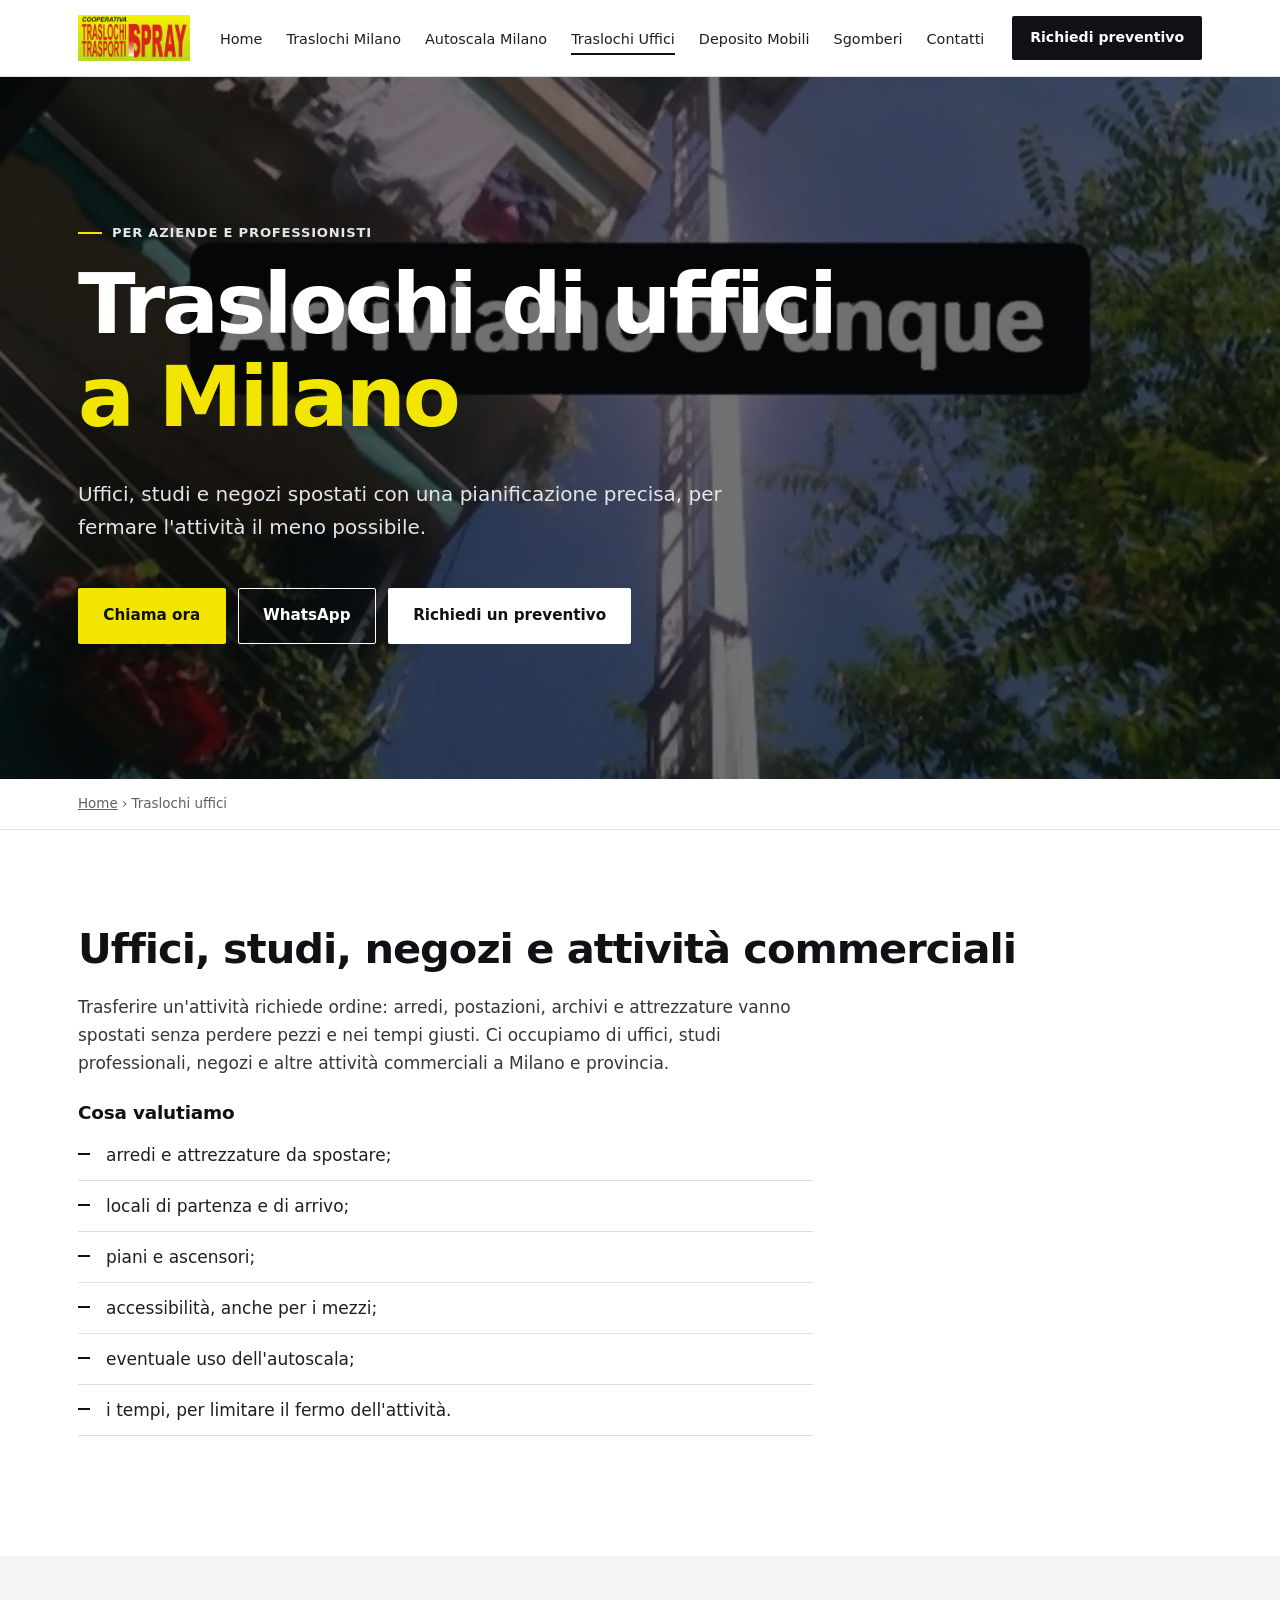
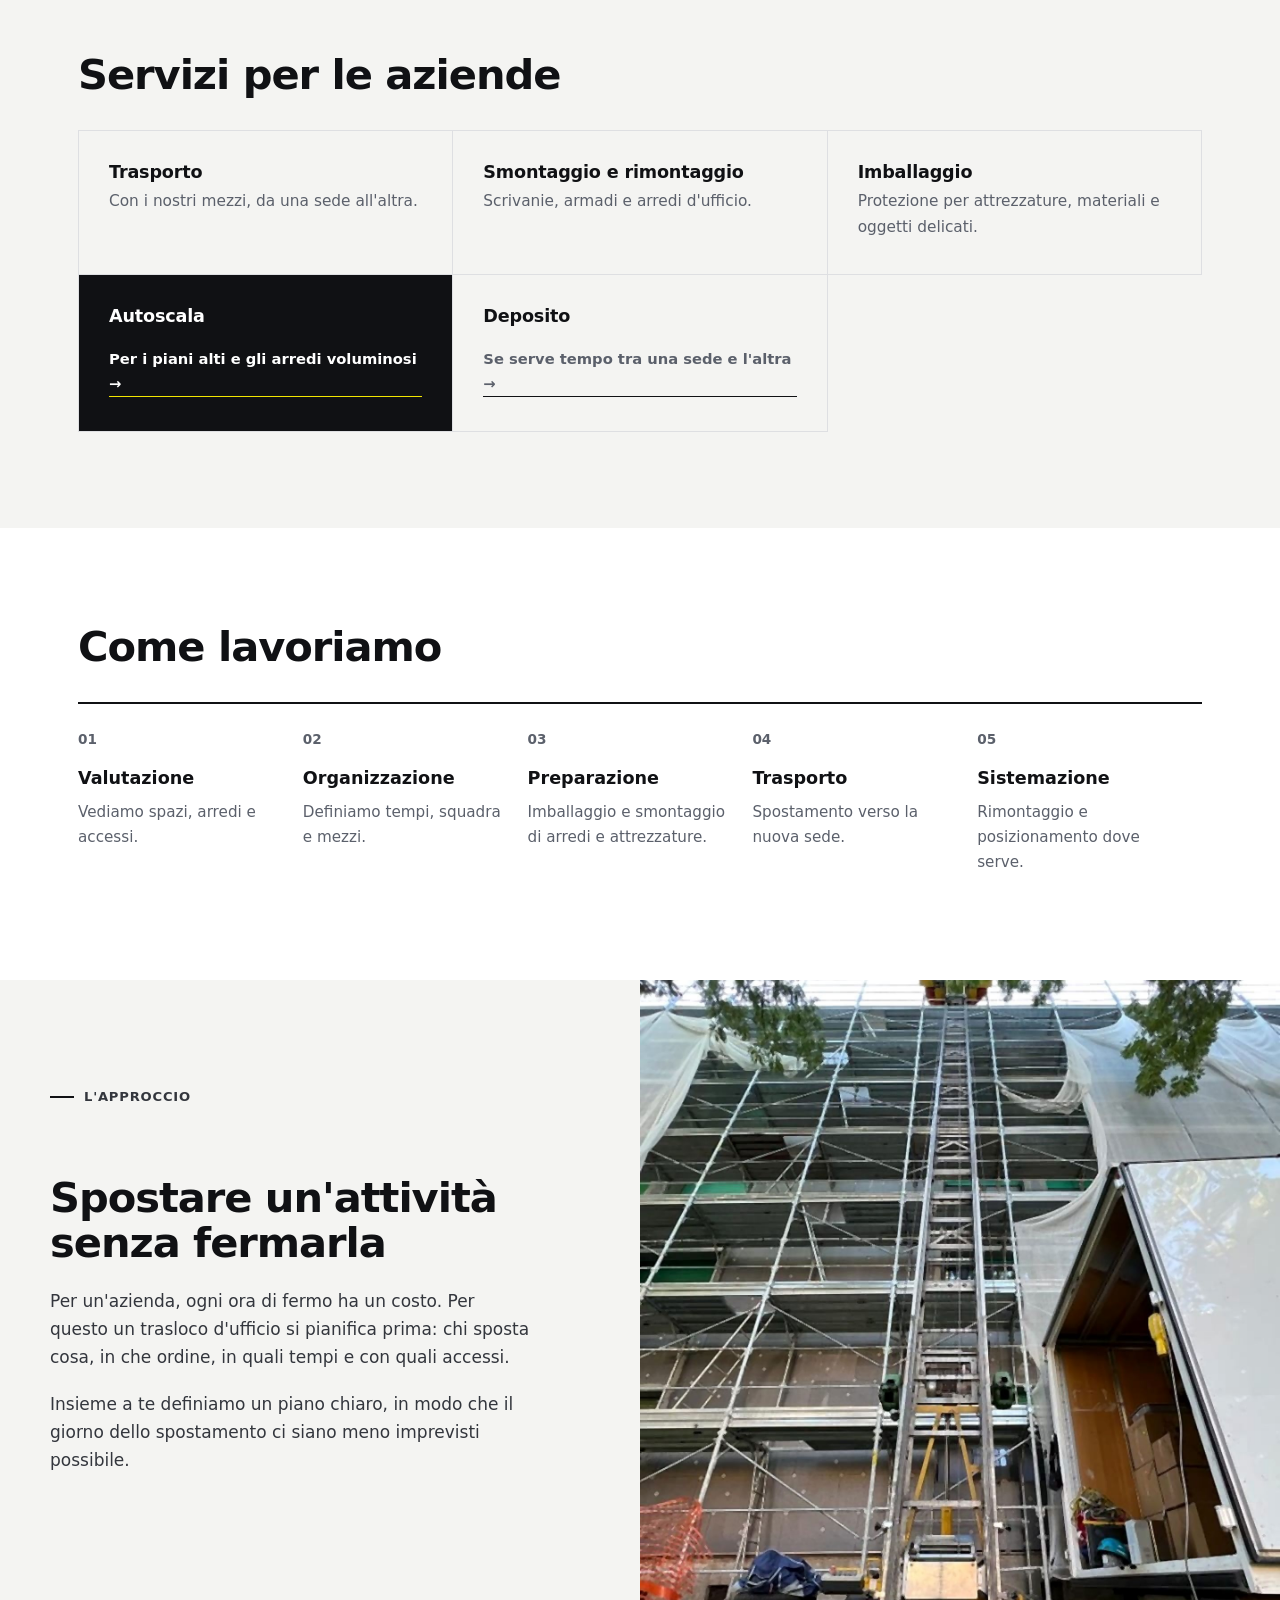
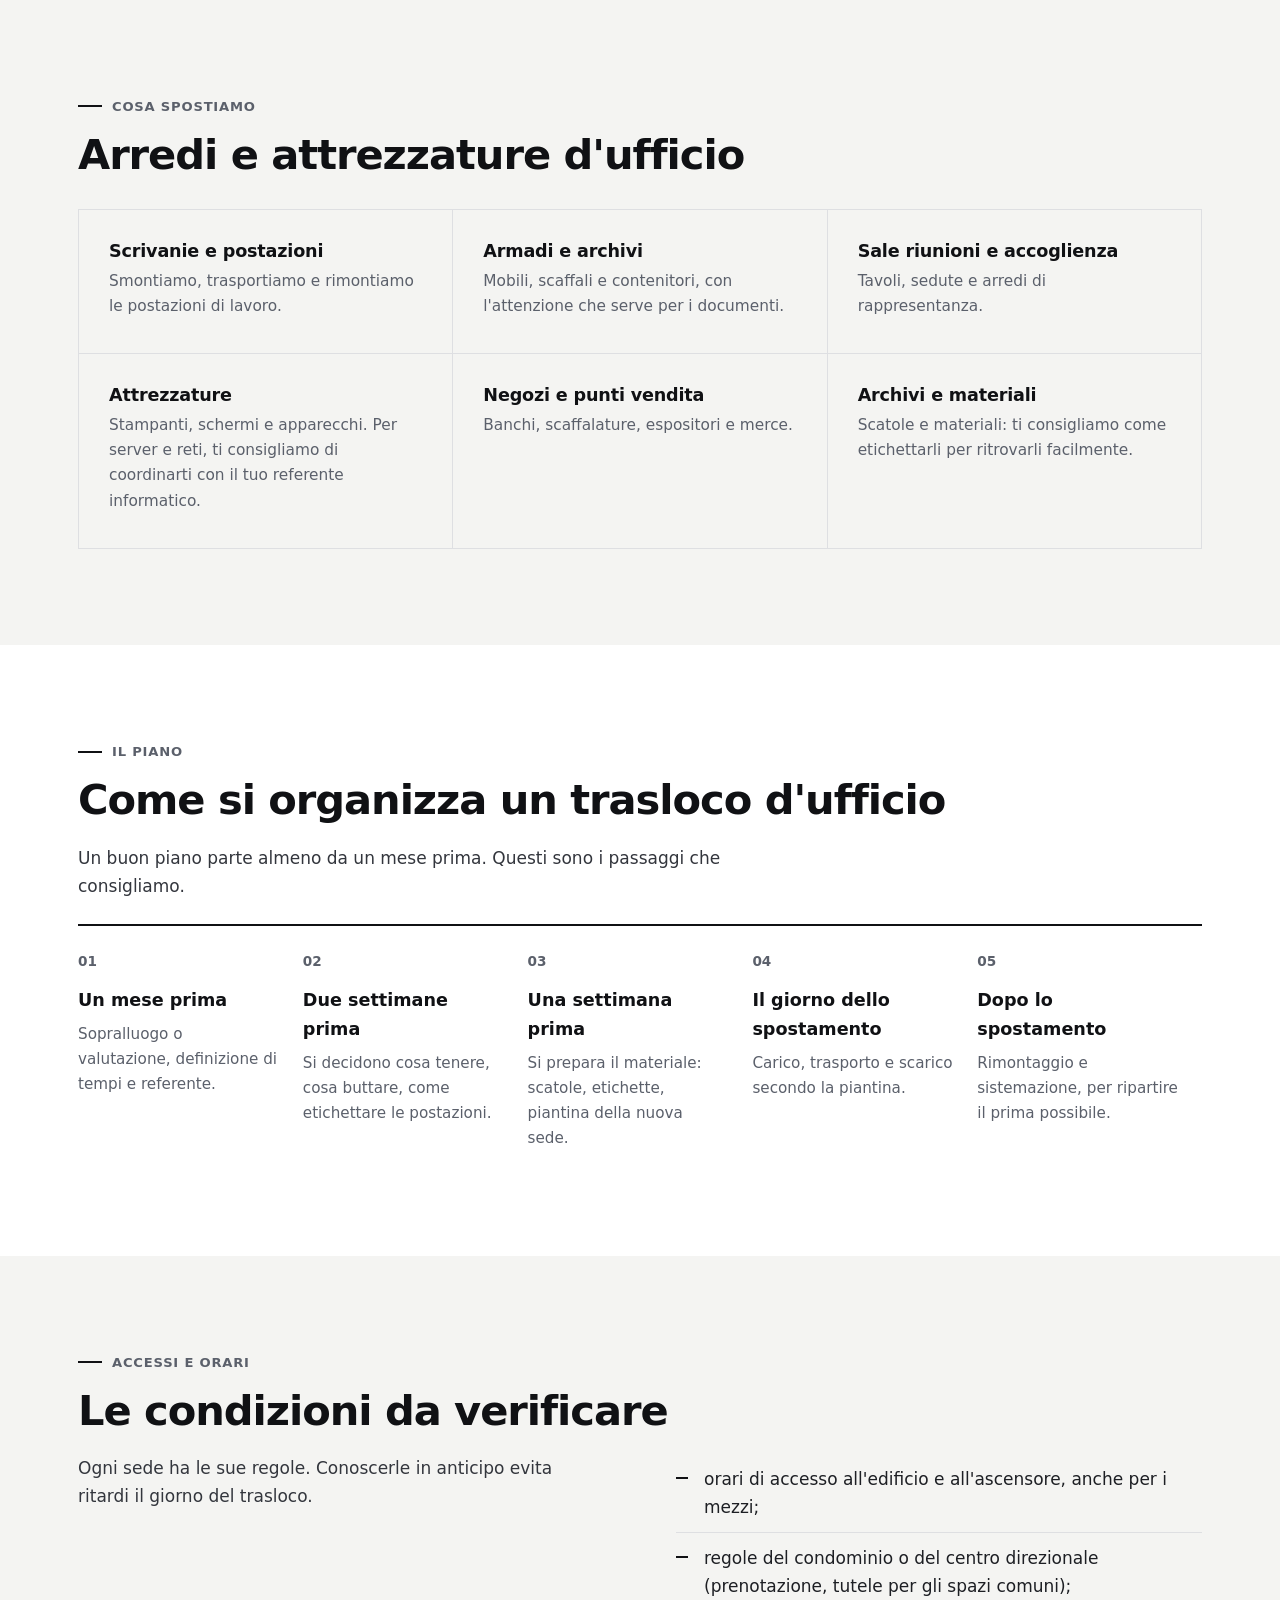
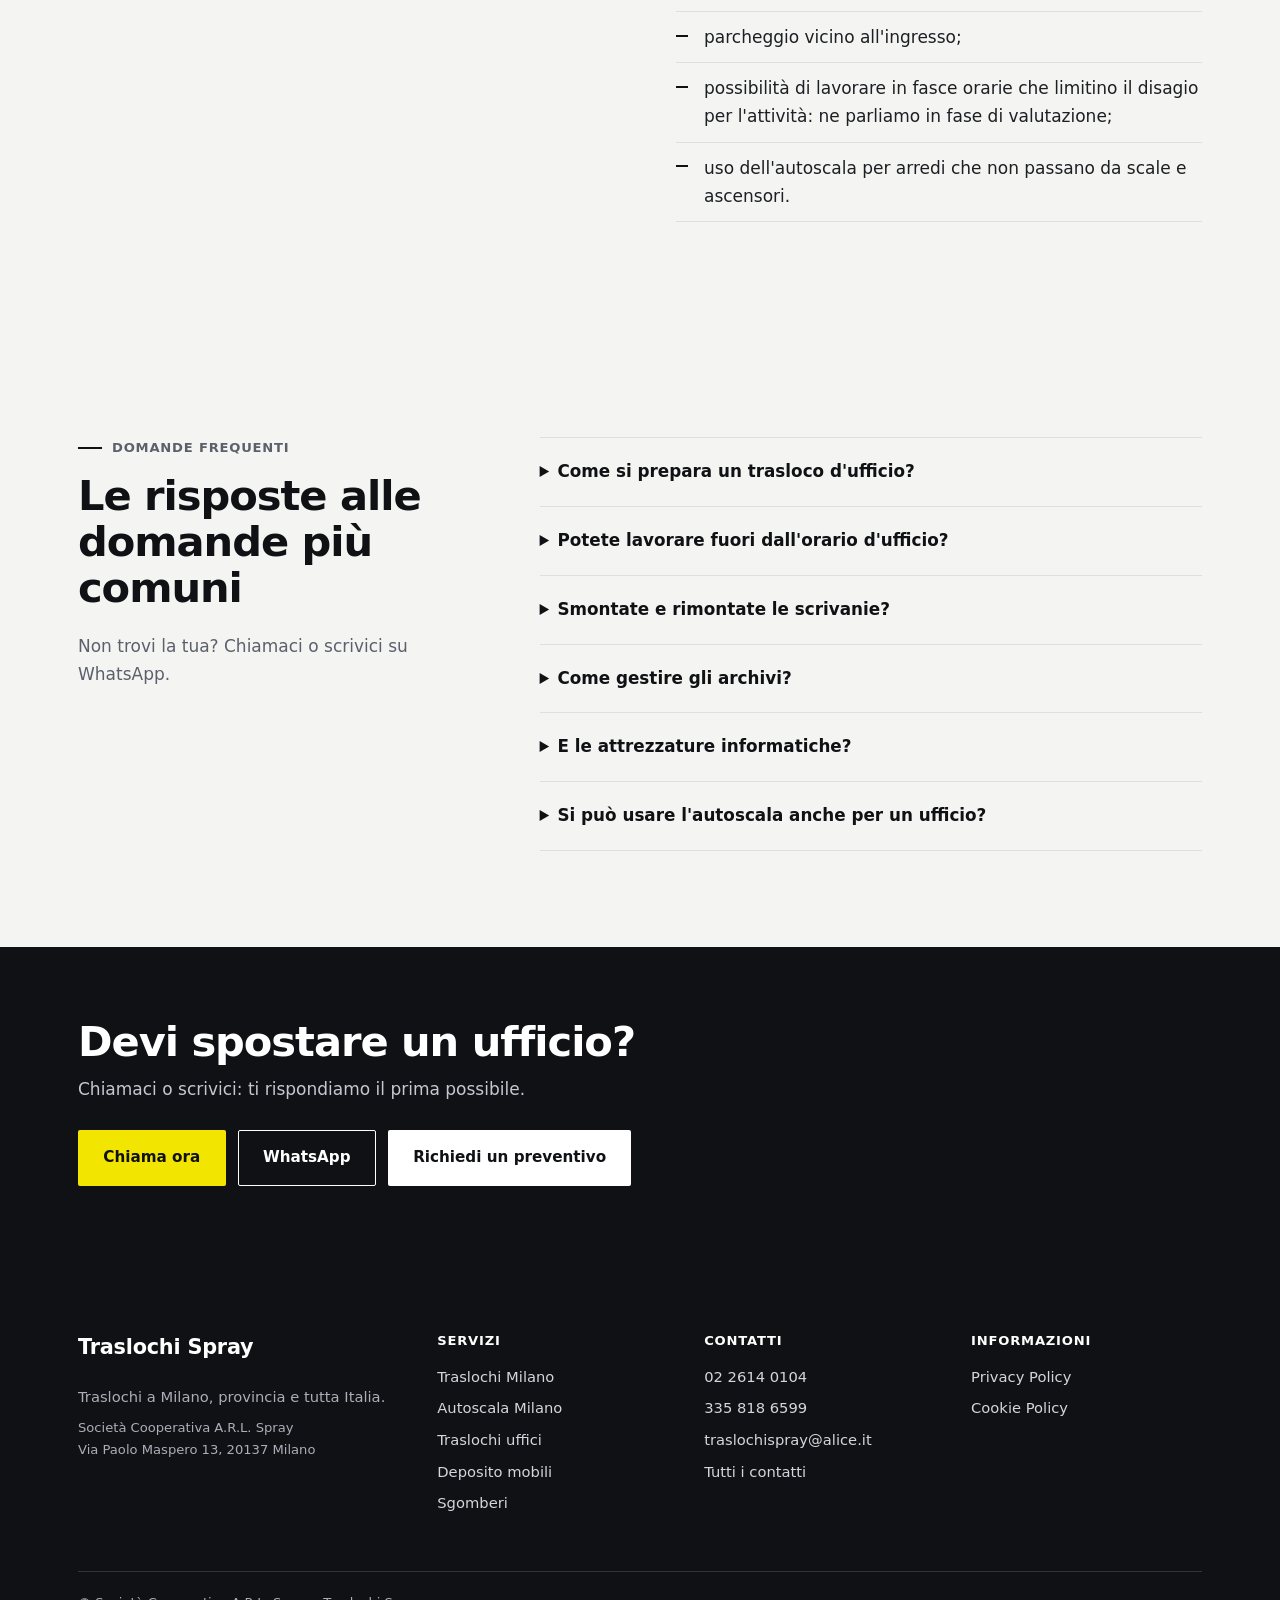
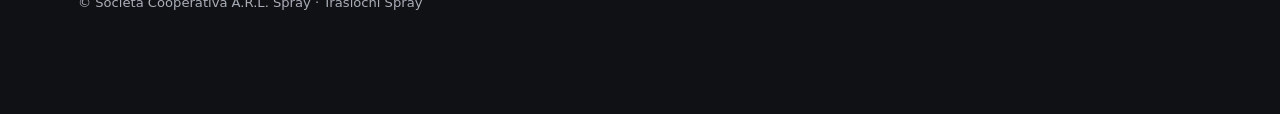
<file: traslochi-uffici-milano/index.html>
<!doctype html>
<html lang="it">
<head>
<meta charset="utf-8">
<meta name="viewport" content="width=device-width, initial-scale=1">
<title>Traslochi Uffici Milano | Traslochi Spray</title>
<meta name="description" content="Traslochi di uffici, studi e negozi a Milano: valutazione, imballaggio, smontaggio, trasporto e autoscala. Richiedi un preventivo gratuito.">
<meta name="robots" content="noindex"><!-- ANTEPRIMA: togliere al lancio, vedi 04-clienti/traslochi-spray-v2-LANCIO.md -->
<link rel="canonical" href="https://www.traslochispray.com/traslochi-uffici-milano/">
<meta property="og:title" content="Traslochi Uffici Milano | Traslochi Spray">
<meta property="og:description" content="Traslochi di uffici, studi e negozi a Milano: valutazione, imballaggio, smontaggio, trasporto e autoscala. Richiedi un preventivo gratuito.">
<meta property="og:type" content="website">
<meta property="og:locale" content="it_IT">
<meta property="og:image" content="https://www.traslochispray.com/img/autoscala-3.jpg">
<link rel="icon" href="../img/logo.png">
<script>document.documentElement.className+=" js"</script>
<link rel="stylesheet" href="../assets/style.css?v=1791613819">
<script type="application/ld+json">{"@context":"https://schema.org","@type":"FAQPage","mainEntity":[{"@type":"Question","name":"Come si prepara un trasloco d'ufficio?","acceptedAnswer":{"@type":"Answer","text":"Il consiglio è partire con un piano: chi coordina, cosa si sposta, in che ordine e con quali tempi. Ti aiutiamo a definirlo in fase di valutazione."}},{"@type":"Question","name":"Potete lavorare fuori dall'orario d'ufficio?","acceptedAnswer":{"@type":"Answer","text":"Ne parliamo in fase di valutazione: insieme a te vediamo quali fasce orarie e giornate sono adatte per limitare il disagio."}},{"@type":"Question","name":"Smontate e rimontate le scrivanie?","acceptedAnswer":{"@type":"Answer","text":"Sì, smontiamo e rimontiamo scrivanie, armadi e arredi d'ufficio."}},{"@type":"Question","name":"Come gestire gli archivi?","acceptedAnswer":{"@type":"Answer","text":"Conviene usare scatole e contenitori ben etichettati. Se serve un ordine particolare, indicalo in anticipo."}},{"@type":"Question","name":"E le attrezzature informatiche?","acceptedAnswer":{"@type":"Answer","text":"Per server, reti e apparecchi sensibili consigliamo di coordinarsi con il proprio referente informatico."}},{"@type":"Question","name":"Si può usare l'autoscala anche per un ufficio?","acceptedAnswer":{"@type":"Answer","text":"Sì, se l'edificio e gli accessi lo richiedono e c'è spazio per il mezzo."}}]}</script>
<script type="application/ld+json">{"@context":"https://schema.org","@type":"BreadcrumbList","itemListElement":[{"@type":"ListItem","position":1,"name":"Home","item":"https://www.traslochispray.com/"},{"@type":"ListItem","position":2,"name":"Traslochi uffici","item":"https://www.traslochispray.com/traslochi-uffici-milano/"}]}</script>
</head>
<body>
<a class="skip" href="#main">Vai al contenuto</a>
<div class="progress" aria-hidden="true"></div>
<header class="site-top">
  <div class="wrap">
    <a href="../" class="logo"><img src="../img/logo.png" alt="Traslochi Spray, home" width="251" height="103"></a>
    <button class="burger" aria-label="Apri il menu" aria-expanded="false" aria-controls="menu"><span></span><span></span><span></span></button>
    <nav id="menu" aria-label="Menu principale">
      <ul><li><a href="../">Home</a></li><li><a href="../traslochi-milano/">Traslochi Milano</a></li><li><a href="../autoscala-milano/">Autoscala Milano</a></li><li><a href="../traslochi-uffici-milano/" aria-current="page">Traslochi Uffici</a></li><li><a href="../deposito-mobili-milano/">Deposito Mobili</a></li><li><a href="../sgomberi-milano/">Sgomberi</a></li><li><a href="../contatti/">Contatti</a></li></ul>
      <a href="../contatti/#preventivo" class="btn btn-giallo nav-cta">Richiedi preventivo</a>
    </nav>
  </div>
</header>
<main id="main">
<section class="hero" style="background-image:url('../img/autoscala-3.jpg')">
  <div class="wrap">
    <div class="hero-t">
      <p class="eyebrow">Per aziende e professionisti</p>
      <h1>Traslochi di uffici <span>a Milano</span></h1>
      <p class="lead">Uffici, studi e negozi spostati con una pianificazione precisa, per fermare l'attività il meno possibile.</p>
      <div class="ctas"><a href="tel:+390226140104" class="btn btn-giallo">Chiama ora</a><a href="https://wa.me/393358186599?text=Buongiorno%2C%20vorrei%20un%20preventivo%20per%20un%20trasloco" class="btn btn-wa">WhatsApp</a><a href="../contatti/#preventivo" class="btn btn-rosso">Richiedi un preventivo</a></div>
    </div>
  </div>
</section><nav class="bc" aria-label="Percorso"><div class="wrap"><a href="../">Home</a> <span aria-hidden="true">›</span> Traslochi uffici</div></nav>
<section class="sez"><div class="wrap testo">
  <h2>Uffici, studi, negozi e attività commerciali</h2>
  <p>Trasferire un'attività richiede ordine: arredi, postazioni, archivi e attrezzature vanno spostati senza perdere pezzi e nei tempi giusti. Ci occupiamo di uffici, studi professionali, negozi e altre attività commerciali a Milano e provincia.</p>
  <h3>Cosa valutiamo</h3>
  <ul class="lista"><li>arredi e attrezzature da spostare;</li><li>locali di partenza e di arrivo;</li><li>piani e ascensori;</li><li>accessibilità, anche per i mezzi;</li><li>eventuale uso dell'autoscala;</li><li>i tempi, per limitare il fermo dell'attività.</li></ul>
</div></section>
<section class="sez chiaro"><div class="wrap">
  <h2>Servizi per le aziende</h2>
  <div class="grid">
    <article class="card"><h3>Trasporto</h3><p>Con i nostri mezzi, da una sede all'altra.</p></article>
    <article class="card"><h3>Smontaggio e rimontaggio</h3><p>Scrivanie, armadi e arredi d'ufficio.</p></article>
    <article class="card"><h3>Imballaggio</h3><p>Protezione per attrezzature, materiali e oggetti delicati.</p></article>
    <article class="card evid"><h3>Autoscala</h3><p><a href="../autoscala-milano/">Per i piani alti e gli arredi voluminosi →</a></p></article>
    <article class="card"><h3>Deposito</h3><p><a href="../deposito-mobili-milano/">Se serve tempo tra una sede e l'altra →</a></p></article>
  </div>
</div></section>
<section class="sez"><div class="wrap">
  <h2>Come lavoriamo</h2>
  <ol class="passi">
    <li><b>Valutazione</b><span>Vediamo spazi, arredi e accessi.</span></li>
    <li><b>Organizzazione</b><span>Definiamo tempi, squadra e mezzi.</span></li>
    <li><b>Preparazione</b><span>Imballaggio e smontaggio di arredi e attrezzature.</span></li>
    <li><b>Trasporto</b><span>Spostamento verso la nuova sede.</span></li>
    <li><b>Sistemazione</b><span>Rimontaggio e posizionamento dove serve.</span></li>
  </ol>
</div></section>
<section class="split"><div class="split-t"><div class="testo"><p class="eyebrow">L'approccio</p><h2>Spostare un'attività senza fermarla</h2><p>Per un'azienda, ogni ora di fermo ha un costo. Per questo un trasloco d'ufficio si pianifica prima: chi sposta cosa, in che ordine, in quali tempi e con quali accessi.</p><p>Insieme a te definiamo un piano chiaro, in modo che il giorno dello spostamento ci siano meno imprevisti possibile.</p></div></div><div class="split-i"><img src="../img/autoscala-6.jpg" alt="Trasloco con autoscala in un cantiere con ponteggi" width="720" height="900" loading="lazy"></div></section><section class="sez chiaro"><div class="wrap"><p class="eyebrow">Cosa spostiamo</p><h2>Arredi e attrezzature d'ufficio</h2><div class="grid c3"><article class="card"><h3>Scrivanie e postazioni</h3><p>Smontiamo, trasportiamo e rimontiamo le postazioni di lavoro.</p></article><article class="card"><h3>Armadi e archivi</h3><p>Mobili, scaffali e contenitori, con l'attenzione che serve per i documenti.</p></article><article class="card"><h3>Sale riunioni e accoglienza</h3><p>Tavoli, sedute e arredi di rappresentanza.</p></article><article class="card"><h3>Attrezzature</h3><p>Stampanti, schermi e apparecchi. Per server e reti, ti consigliamo di coordinarti con il tuo referente informatico.</p></article><article class="card"><h3>Negozi e punti vendita</h3><p>Banchi, scaffalature, espositori e merce.</p></article><article class="card"><h3>Archivi e materiali</h3><p>Scatole e materiali: ti consigliamo come etichettarli per ritrovarli facilmente.</p></article></div></div></section><section class="sez "><div class="wrap"><p class="eyebrow">Il piano</p><h2>Come si organizza un trasloco d'ufficio</h2><div class="testo"><p>Un buon piano parte almeno da un mese prima. Questi sono i passaggi che consigliamo.</p></div><ol class="passi"><li><b>Un mese prima</b><span>Sopralluogo o valutazione, definizione di tempi e referente.</span></li><li><b>Due settimane prima</b><span>Si decidono cosa tenere, cosa buttare, come etichettare le postazioni.</span></li><li><b>Una settimana prima</b><span>Si prepara il materiale: scatole, etichette, piantina della nuova sede.</span></li><li><b>Il giorno dello spostamento</b><span>Carico, trasporto e scarico secondo la piantina.</span></li><li><b>Dopo lo spostamento</b><span>Rimontaggio e sistemazione, per ripartire il prima possibile.</span></li></ol></div></section><section class="sez chiaro"><div class="wrap"><p class="eyebrow">Accessi e orari</p><h2>Le condizioni da verificare</h2><div class="due-col top"><div class="testo"><p>Ogni sede ha le sue regole. Conoscerle in anticipo evita ritardi il giorno del trasloco.</p></div><div class="testo"><ul class="lista"><li>orari di accesso all'edificio e all'ascensore, anche per i mezzi;</li><li>regole del condominio o del centro direzionale (prenotazione, tutele per gli spazi comuni);</li><li>parcheggio vicino all'ingresso;</li><li>possibilità di lavorare in fasce orarie che limitino il disagio per l'attività: ne parliamo in fase di valutazione;</li><li>uso dell'autoscala per arredi che non passano da scale e ascensori.</li></ul></div></div></div></section><section class="sez chiaro" id="faq"><div class="wrap faq-g"><div><p class="eyebrow">Domande frequenti</p><h2>Le risposte alle domande più comuni</h2><p class="sub">Non trovi la tua? Chiamaci o scrivici su WhatsApp.</p></div><div><details><summary>Come si prepara un trasloco d'ufficio?</summary><p>Il consiglio è partire con un piano: chi coordina, cosa si sposta, in che ordine e con quali tempi. Ti aiutiamo a definirlo in fase di valutazione.</p></details><details><summary>Potete lavorare fuori dall'orario d'ufficio?</summary><p>Ne parliamo in fase di valutazione: insieme a te vediamo quali fasce orarie e giornate sono adatte per limitare il disagio.</p></details><details><summary>Smontate e rimontate le scrivanie?</summary><p>Sì, smontiamo e rimontiamo scrivanie, armadi e arredi d'ufficio.</p></details><details><summary>Come gestire gli archivi?</summary><p>Conviene usare scatole e contenitori ben etichettati. Se serve un ordine particolare, indicalo in anticipo.</p></details><details><summary>E le attrezzature informatiche?</summary><p>Per server, reti e apparecchi sensibili consigliamo di coordinarsi con il proprio referente informatico.</p></details><details><summary>Si può usare l'autoscala anche per un ufficio?</summary><p>Sì, se l'edificio e gli accessi lo richiedono e c'è spazio per il mezzo.</p></details></div></div></section><section class="band"><div class="wrap"><h2>Devi spostare un ufficio?</h2><p>Chiamaci o scrivici: ti rispondiamo il prima possibile.</p><div class="ctas"><a href="tel:+390226140104" class="btn btn-giallo">Chiama ora</a><a href="https://wa.me/393358186599?text=Buongiorno%2C%20vorrei%20un%20preventivo%20per%20un%20trasloco" class="btn btn-wa">WhatsApp</a><a href="../contatti/#preventivo" class="btn btn-rosso">Richiedi un preventivo</a></div></div></section>
</main>
<footer class="foot">
  <div class="wrap cols4">
    <div><b class="fn">Traslochi Spray</b><p>Traslochi a Milano, provincia e tutta Italia.</p><p class="sm">Società Cooperativa A.R.L. Spray<br><!--d:indirizzo_completo-->Via Paolo Maspero 13, 20137 Milano<!--/d--></p></div>
    <div><b>Servizi</b><ul><li><a href="../traslochi-milano/">Traslochi Milano</a></li><li><a href="../autoscala-milano/">Autoscala Milano</a></li><li><a href="../traslochi-uffici-milano/">Traslochi uffici</a></li><li><a href="../deposito-mobili-milano/">Deposito mobili</a></li><li><a href="../sgomberi-milano/">Sgomberi</a></li></ul></div>
    <div><b>Contatti</b><ul><li><a href="tel:+390226140104">02 2614 0104</a></li><li><a href="tel:+393358186599">335 818 6599</a></li><li><a href="mailto:traslochispray@alice.it">traslochispray@alice.it</a></li><li><a href="../contatti/">Tutti i contatti</a></li></ul></div>
    <div><b>Informazioni</b><ul><li><a href="../privacy/">Privacy Policy</a></li><li><a href="../privacy/#cookie">Cookie Policy</a></li></ul></div>
  </div>
  <div class="wrap"><div class="copy">© Società Cooperativa A.R.L. Spray · Traslochi Spray</div></div>
</footer>
<div class="barra" role="navigation" aria-label="Azioni rapide">
  <a href="tel:+390226140104" class="b-tel"><svg viewBox="0 0 24 24" aria-hidden="true"><path d="M6.6 10.8a15 15 0 0 0 6.6 6.6l2.2-2.2a1 1 0 0 1 1-.25 11 11 0 0 0 3.6.6 1 1 0 0 1 1 1V20a1 1 0 0 1-1 1A17 17 0 0 1 3 4a1 1 0 0 1 1-1h3.5a1 1 0 0 1 1 1c0 1.25.2 2.45.6 3.6a1 1 0 0 1-.25 1z"/></svg>Chiama</a>
  <a href="https://wa.me/393358186599?text=Buongiorno%2C%20vorrei%20un%20preventivo%20per%20un%20trasloco" class="b-wa" rel="noopener"><svg viewBox="0 0 24 24" aria-hidden="true"><path d="M12 2a10 10 0 0 0-8.6 15.1L2 22l5-1.3A10 10 0 1 0 12 2zm0 18.2c-1.5 0-3-.4-4.3-1.2l-.3-.2-3 .8.8-2.9-.2-.3A8.2 8.2 0 1 1 12 20.2zm4.5-6.1c-.2-.1-1.5-.7-1.7-.8-.2-.1-.4-.1-.6.1l-.8 1c-.1.2-.3.2-.5.1-.2-.1-1-.4-2-1.2-.7-.6-1.2-1.4-1.3-1.7-.1-.2 0-.4.1-.5l.4-.4.3-.4v-.4l-.8-1.9c-.2-.5-.4-.4-.6-.4h-.5c-.2 0-.4.1-.7.3-.2.2-.9.9-.9 2.2s.9 2.5 1 2.7c.1.2 1.8 2.8 4.4 3.9 2.2.9 2.6.7 3.1.7.5-.1 1.5-.6 1.7-1.2.2-.6.2-1.1.1-1.2l-.5-.3z"/></svg>WhatsApp</a>
  <a href="../contatti/#preventivo" class="b-prev"><svg viewBox="0 0 24 24" aria-hidden="true"><path d="M5 3h10l4 4v14H5zM14 3v5h5M8 12h8M8 16h8"/></svg>Preventivo</a>
</div>
<script src="../assets/site.js?v=1791613819" defer></script>
</body>
</html>
</file>
<file: assets/style.css>
:root{--nero:#101114;--testo:#1D1F24;--grigio:#5B606B;--linea:#DEDFE2;--chiaro:#F4F4F2;--bianco:#fff;--giallo:#F2E600;--wa:#0E7A43;--rosso:#B4161D;
--font:system-ui,-apple-system,"Segoe UI",Roboto,"Helvetica Neue",Arial,sans-serif}
*{box-sizing:border-box;margin:0;padding:0}
html{scroll-behavior:smooth}
body{font-family:var(--font);background:var(--bianco);color:var(--testo);line-height:1.65;font-size:17px;-webkit-font-smoothing:antialiased;overflow-x:hidden}
img{max-width:100%;height:auto;display:block}
a{color:inherit}
[id]{scroll-margin-top:84px}
.wrap{max-width:1180px;margin:0 auto;padding:0 28px}
.skip{position:absolute;left:-999px;top:0;background:var(--giallo);padding:10px;z-index:100}
.skip:focus{left:0}
h1,h2,h3{font-weight:700;letter-spacing:-.025em;line-height:1.1;color:var(--nero)}
h1{font-size:clamp(2.4rem,5vw,3.9rem)}
h2{font-size:clamp(1.8rem,3.4vw,2.6rem);margin-bottom:.5em}
h3{font-size:1.15rem;letter-spacing:-.01em;margin-bottom:.4em}
.eyebrow{color:var(--grigio);font-size:.82rem;font-weight:600;letter-spacing:.06em;text-transform:uppercase;margin-bottom:1.1em;display:flex;align-items:center;gap:10px}
.eyebrow::before{content:"";width:24px;height:2px;background:var(--nero)}
.scuro .eyebrow{color:#B6BAC3}.scuro .eyebrow::before{background:var(--giallo)}
.sez{padding:96px 0}
.chiaro{background:var(--chiaro)}
.scuro{background:var(--nero);color:#fff}
.scuro h2,.scuro h3{color:#fff}
.scuro p{color:#C4C8D0}
.btn{display:inline-flex;align-items:center;justify-content:center;padding:.95em 1.6em;border-radius:2px;font-weight:600;font-size:.95rem;text-decoration:none;border:1px solid transparent;cursor:pointer;font-family:inherit;transition:background .15s,color .15s,border-color .15s}
.btn-giallo{background:var(--giallo);color:var(--nero)}
.btn-giallo:hover{background:#fff35c}
.btn-rosso{background:var(--nero);color:#fff}
.btn-rosso:hover{background:#2A2D34}
.btn-wa{background:transparent;color:var(--nero);border-color:var(--nero)}
.btn-wa:hover{background:var(--nero);color:#fff}
.scuro .btn-rosso{background:#fff;color:var(--nero)}
.scuro .btn-wa{color:#fff;border-color:#fff}
.scuro .btn-wa:hover{background:#fff;color:var(--nero)}
a:focus-visible,button:focus-visible,input:focus-visible,select:focus-visible,textarea:focus-visible,summary:focus-visible{outline:3px solid #2B6CF0;outline-offset:2px}
/* header */
.site-top{position:sticky;top:0;z-index:30;background:#fff;border-bottom:1px solid var(--linea)}
.site-top .wrap{display:flex;align-items:center;justify-content:space-between;height:76px;gap:20px}
.logo img{height:46px;width:auto}
#menu{display:flex;align-items:center;gap:28px}
#menu ul{display:flex;gap:24px;list-style:none}
#menu ul a{text-decoration:none;font-size:.9rem;color:var(--testo);font-weight:500;white-space:nowrap;padding:6px 0;border-bottom:2px solid transparent}
#menu ul a:hover,#menu ul a[aria-current]{border-bottom-color:var(--nero)}
.nav-cta{padding:.7em 1.2em;font-size:.88rem;white-space:nowrap;background:var(--nero)!important;color:#fff!important}
.burger{display:none;background:none;border:0;width:44px;height:44px;cursor:pointer;flex-direction:column;justify-content:center;gap:5px;align-items:center}
.burger span{display:block;width:24px;height:2px;background:var(--nero)}
@media(max-width:1060px){
  .burger{display:flex}
  #menu{display:none;position:absolute;top:76px;left:0;right:0;background:#fff;flex-direction:column;align-items:stretch;padding:8px 28px 24px;gap:16px;border-bottom:1px solid var(--linea);box-shadow:0 24px 40px -20px rgba(0,0,0,.25)}
  #menu.aperto{display:flex}
  #menu ul{flex-direction:column;gap:0}
  #menu ul a{display:block;padding:15px 0;font-size:1.05rem;border-bottom:1px solid var(--linea)}
  .nav-cta{padding:1em;font-size:1rem}
}
/* hero */
.hero{position:relative;background:var(--nero) center 68%/cover no-repeat;color:#fff;min-height:min(78vh,720px);display:flex;align-items:center;padding:0}
.hero::before{content:"";position:absolute;inset:0;background:rgba(10,11,14,.58)}
.hero .wrap{position:relative;width:100%}
.hero-t{padding:110px 0 100px;max-width:760px}
.hero h1{font-size:clamp(2.8rem,6.6vw,5.4rem);color:#fff;margin-bottom:.4em;letter-spacing:-.035em}
.hero h1 span{display:block;color:var(--giallo);font-weight:700}
.hero .eyebrow{color:#E4E6EA}.hero .eyebrow::before{background:var(--giallo)}
.hero .lead{font-size:1.25rem;color:#E4E6EA;max-width:52ch;margin-bottom:2.2em}
.hero .btn-rosso{background:#fff;color:var(--nero)}
.hero .btn-wa{color:#fff;border-color:#fff}
.hero .btn-wa:hover{background:#fff;color:var(--nero)}
.hero.piccolo{min-height:0;background:var(--nero)}
.hero.piccolo::before{display:none}
.hero.piccolo .hero-t{padding:72px 0 64px}
.split{display:grid;grid-template-columns:1fr 1fr;min-height:620px}
.split-t{display:flex;align-items:center;padding:72px max(28px,calc((100vw - 1180px)/2)) 72px max(28px,calc((100vw - 1180px)/2))}
.split-t>div{max-width:480px}
.split-t .btn{margin-top:1em}
.split-i{position:relative;overflow:hidden}
.split-i img{position:absolute;inset:0;width:100%;height:100%;object-fit:cover}
.split:not(.scuro) .split-t{background:#fff}
.gal{display:grid;grid-template-columns:repeat(3,1fr);gap:0}
.gal img{width:100%;height:520px;object-fit:cover}
.ctas{display:flex;gap:12px;flex-wrap:wrap}
.bc{border-bottom:1px solid var(--linea);font-size:.84rem;padding:14px 0;color:var(--grigio)}
.bc a{color:var(--grigio)}
/* contenuti */
.grid{display:grid;grid-template-columns:repeat(3,1fr);gap:0;margin-top:40px;border-top:1px solid var(--linea);border-left:1px solid var(--linea)}
.card{padding:32px 30px 34px;border-right:1px solid var(--linea);border-bottom:1px solid var(--linea);background:#fff}
.card p{color:var(--grigio);font-size:.96rem}
.card a{display:inline-block;margin-top:14px;font-weight:600;font-size:.92rem;text-decoration:none;border-bottom:1px solid var(--nero)}
.card.evid{background:var(--nero)}
.card.evid h3{color:#fff}.card.evid p{color:#C4C8D0}.card.evid a{color:#fff;border-color:var(--giallo)}
.chiaro .card{background:transparent}
.chiaro .card.evid{background:var(--nero)}
.testo p,.intro{margin-bottom:1.1em;max-width:68ch;color:#33363D}
.testo .ctas{margin-top:28px}
.testo h2:not(:first-child){margin-top:1.6em}
.testo h3{margin-top:1.4em}
.lista{margin:0 0 1.4em;max-width:68ch;list-style:none}
.lista li{padding:11px 0 11px 28px;border-bottom:1px solid var(--linea);position:relative}
.lista li::before{content:"";position:absolute;left:0;top:1.35em;width:12px;height:2px;background:var(--nero)}
.due-col{display:grid;grid-template-columns:1fr 1fr;gap:72px;align-items:center}
.due-col.top{align-items:start}
.foto2{display:grid;grid-template-columns:1fr 1fr;gap:16px}
.foto2 img{aspect-ratio:3/4;object-fit:cover;width:100%}
.perche{list-style:none;margin-top:36px;border-top:1px solid var(--linea)}
.perche li{display:grid;grid-template-columns:320px 1fr;gap:24px;padding:24px 0;border-bottom:1px solid var(--linea)}
.perche b{font-size:1.1rem;color:var(--nero);letter-spacing:-.01em}
.perche span{color:var(--grigio)}
.passi{display:grid;grid-template-columns:repeat(auto-fit,minmax(190px,1fr));gap:0;counter-reset:p;list-style:none;margin-top:40px;border-top:2px solid var(--nero)}
.passi li{padding:24px 24px 8px 0}
.passi li::before{counter-increment:p;content:"0" counter(p);font-size:.85rem;font-weight:600;color:var(--grigio);display:block;margin-bottom:14px}
.passi b{display:block;margin-bottom:.4em;color:var(--nero);font-size:1.1rem}
.passi span{color:var(--grigio);font-size:.95rem;display:block}
details{border-bottom:1px solid var(--linea);padding:20px 0;max-width:780px}
details:first-of-type{border-top:1px solid var(--linea)}
summary{font-weight:600;cursor:pointer;font-size:1.05rem;color:var(--nero)}
details p{color:var(--grigio);margin-top:10px}
.band{background:var(--nero);color:#fff;padding:72px 0}
.band h2{color:#fff;margin-bottom:.25em}
.band p{color:#C4C8D0;margin-bottom:1.6em}
.band .btn-giallo{background:var(--giallo)}
.band .btn-rosso{background:#fff;color:var(--nero)}
.band .btn-wa{color:#fff;border-color:#fff}
.band .btn-wa:hover{background:#fff;color:var(--nero)}
.contatti-l{list-style:none;margin-bottom:1.6em;border-top:1px solid var(--linea)}
.contatti-l li{padding:16px 0;border-bottom:1px solid var(--linea)}
.contatti-l b{display:block;font-size:.8rem;text-transform:uppercase;letter-spacing:.06em;color:var(--grigio);font-weight:600}
.contatti-l a{font-size:1.15rem;font-weight:600;text-decoration:none;color:var(--nero)}
.h1n{font-size:clamp(2rem,4.5vw,3rem);margin-bottom:.5em}
.grazie{min-height:50vh}
/* modulo */
.modulo{background:#fff;color:var(--testo);padding:36px;border:1px solid var(--linea)}
.scuro .modulo{border-color:#fff}
.modulo h3{font-size:1.5rem;color:var(--nero)}
.modulo p{color:var(--grigio)}
.modulo .nota{font-size:.93rem;margin-bottom:10px}
.modulo .piccola{font-size:.82rem;margin:8px 0 0}
.modulo .piccola a{color:var(--nero)}
.hp{position:absolute;left:-9999px}
label{display:block;font-size:.84rem;font-weight:600;color:var(--nero);margin:16px 0 6px}
input,textarea,select{width:100%;padding:.8em .9em;border-radius:2px;border:1px solid #9CA0A9;background:#fff;color:var(--nero);font:inherit;font-size:1rem}
textarea{min-height:110px;resize:vertical}
.due{display:grid;grid-template-columns:1fr 1fr;gap:16px}
.modulo .btn{margin-top:22px;width:100%}
/* footer */
.foot{background:var(--nero);color:#A9AEB8;padding:72px 0 100px;font-size:.92rem}
.foot a{color:#D3D6DC;text-decoration:none}
.foot a:hover{color:#fff;text-decoration:underline}
.cols4{display:grid;grid-template-columns:1.4fr 1fr 1fr 1fr;gap:36px}
.foot b{color:#fff;display:block;margin-bottom:1em;font-size:.82rem;text-transform:uppercase;letter-spacing:.06em}
.foot .fn{font-size:1.3rem;text-transform:none;letter-spacing:-.01em}
.foot ul{list-style:none}
.foot li{margin-bottom:.5em}
.foot .sm{font-size:.82rem;margin-top:.6em}
.copy{margin-top:48px;font-size:.82rem;border-top:1px solid rgba(255,255,255,.14);padding-top:20px}
/* barra fissa mobile */
.barra{display:none}
.barra svg{width:20px;height:20px;fill:currentColor}
.barra svg:not(.w){}
@media(max-width:860px){
  .split{grid-template-columns:1fr}
  .split-i{min-height:380px}
  .split-t{padding:56px 28px}
  .gal{grid-template-columns:1fr}
  .gal img{height:300px}
  .hero-t{padding:72px 0 64px}
  .due-col{grid-template-columns:1fr;gap:40px}
  .perche li{grid-template-columns:1fr;gap:6px}
}
@media(max-width:760px){
  body{font-size:16px;padding-bottom:64px}
  .barra{display:grid;grid-template-columns:repeat(3,1fr);position:fixed;left:0;right:0;bottom:0;z-index:40;background:var(--nero);padding-bottom:env(safe-area-inset-bottom);border-top:1px solid #000}
  .barra a{display:flex;flex-direction:column;align-items:center;gap:4px;padding:10px 4px;text-decoration:none;color:#fff;font-size:.74rem;font-weight:600;letter-spacing:.03em;border-right:1px solid rgba(255,255,255,.15)}
  .barra a:last-child{border-right:0;background:var(--giallo);color:var(--nero)}
  .grid{grid-template-columns:1fr}
  .sez{padding:60px 0}
  .ctas .btn{flex:1 1 100%}
  .due{grid-template-columns:1fr}
  .cols4{grid-template-columns:1fr 1fr}
  .modulo{padding:24px}
  .band{padding:56px 0}
}
@media(min-width:761px) and (max-width:1060px){.grid{grid-template-columns:1fr 1fr}}
@media(min-width:1061px){.grid.g8{grid-template-columns:repeat(4,1fr)}}
/* contenuti aggiuntivi */
.split.rev .split-i{order:-1}
.split:not(.scuro) .split-t{background:var(--chiaro)}
.split .eyebrow{margin-bottom:1em}
.tw{overflow-x:auto}
table{width:100%;border-collapse:collapse;font-size:.95rem}
th{text-align:left;font-size:.8rem;text-transform:uppercase;letter-spacing:.05em;color:var(--grigio);padding:12px 14px;border-bottom:2px solid var(--nero)}
td{padding:14px;border-bottom:1px solid var(--linea);vertical-align:top;color:#33363D}
td:first-child{font-weight:600;color:var(--nero)}
.intro{margin-bottom:0}
.sez .grid{margin-top:32px}
.sez .passi{margin-top:32px}
.sez .testo+.lista,.sez .testo+.grid,.sez .testo+.tw,.sez .testo+.passi{margin-top:24px}
.sez .intro+.grid,.sez .intro+.passi{margin-top:32px}
.card h3{font-size:1.1rem}
@media(max-width:860px){.split.rev .split-i{order:0}}
/* rifiniture allineamento */
.testo>:first-child{margin-top:0}
.due-col>.testo,.due-col>div{min-width:0}
.modulo .btn-rosso{background:var(--nero);color:#fff}
.modulo .btn-rosso:hover{background:#2A2D34}
.scuro .ctas{margin-top:28px}
.lato-l{list-style:none;margin-top:44px;border-top:1px solid rgba(255,255,255,.18)}
.lato-l li{padding:14px 0;border-bottom:1px solid rgba(255,255,255,.18);color:#D3D6DC;display:grid;grid-template-columns:130px 1fr;gap:12px}
.lato-l b{font-size:.78rem;text-transform:uppercase;letter-spacing:.06em;color:#9EA3AD;font-weight:600;padding-top:3px}
.lato-l a{color:#fff;text-decoration:none;font-weight:600}
.lato-l a:hover{text-decoration:underline}
.faq-g{display:grid;grid-template-columns:1fr 1.7fr;gap:72px;align-items:start}
.faq-g details{max-width:none}
.faq-g .sub{color:var(--grigio)}
.faq-g>div:first-child{position:sticky;top:110px}
@media(max-width:860px){.faq-g{grid-template-columns:1fr;gap:28px}.faq-g>div:first-child{position:static}.lato-l li{grid-template-columns:1fr;gap:2px}}
/* ---------- movimento ---------- */
.progress{position:fixed;top:0;left:0;right:0;height:3px;background:var(--giallo);transform:scaleX(0);transform-origin:left;z-index:60}
.site-top{transition:box-shadow .3s}
.site-top .wrap{transition:height .3s}
.site-top .logo img{transition:height .3s}
.site-top.compatto{box-shadow:0 10px 30px -18px rgba(0,0,0,.35)}
.site-top.compatto .wrap{height:62px}
.site-top.compatto .logo img{height:38px}
.btn{transition:background .2s,color .2s,border-color .2s,transform .2s,box-shadow .2s}
.btn:hover{transform:translateY(-2px);box-shadow:0 12px 24px -12px rgba(0,0,0,.45)}
.card{transition:background .25s,transform .25s}
.card:hover{background:var(--chiaro)}
.card.evid:hover{background:#1C1E24}
.card a{transition:border-color .2s,letter-spacing .2s}
.card:hover a{letter-spacing:.01em;border-bottom-color:var(--rosso)}
.card.evid:hover a{border-bottom-color:var(--giallo)}
.perche li{transition:background .25s,padding .25s}
.perche li:hover{background:var(--chiaro);padding-left:16px}
.gal img,.split-i img{transition:transform 1.2s cubic-bezier(.2,.7,.2,1),filter .5s}
.gal{overflow:hidden}
.gal img:hover{transform:scale(1.045);filter:brightness(1.06)}
.split-i:hover img{transform:scale(1.04)}
details summary{transition:color .2s}
details summary:hover{color:var(--rosso)}
details[open]>summary{margin-bottom:2px}
details p{animation:apri .35s ease}
@keyframes apri{from{opacity:0;transform:translateY(-6px)}to{opacity:1;transform:none}}
.stats{background:var(--nero);color:#fff;border-top:1px solid rgba(255,255,255,.1)}
.stats .wrap{display:grid;grid-template-columns:repeat(4,1fr);gap:0}
.stats .wrap>div{padding:34px 24px 34px 0;border-right:1px solid rgba(255,255,255,.14);margin-right:24px}
.stats .wrap>div:last-child{border-right:0;margin-right:0}
.stats b{display:block;font-size:clamp(1.8rem,3.4vw,2.7rem);letter-spacing:-.03em;line-height:1.1;color:var(--giallo);font-variant-numeric:tabular-nums}
.stats span:not([data-count]){display:block;font-size:.9rem;color:#B6BAC3;margin-top:4px}
@media(max-width:760px){.stats .wrap{grid-template-columns:1fr 1fr}.stats .wrap>div{border-right:0;margin-right:0;padding:22px 12px 22px 0}}
/* entrata hero */
.hero-t>*{opacity:0;transform:translateY(22px);animation:entra .9s cubic-bezier(.2,.7,.2,1) forwards}
.hero-t>*:nth-child(1){animation-delay:.1s}.hero-t>*:nth-child(2){animation-delay:.22s}.hero-t>*:nth-child(3){animation-delay:.36s}.hero-t>*:nth-child(4){animation-delay:.5s}
@keyframes entra{to{opacity:1;transform:none}}
/* comparsa allo scroll (solo con JS) */
.js .rv{opacity:0;transform:translateY(26px);transition:opacity .8s cubic-bezier(.2,.7,.2,1),transform .8s cubic-bezier(.2,.7,.2,1)}
.js .rv.in{opacity:1;transform:none}
.js .split-i.rv{transform:none}
.js .split-i.rv img{transform:scale(1.08)}
.js .split-i.rv.in img{transform:scale(1)}
.js .gal img.rv{transform:scale(1.04)}
.js .gal img.rv.in{transform:none}
.js .eyebrow::before{width:0;transition:width .9s .2s ease}
.js .in .eyebrow::before,.js .eyebrow.in::before,.js .hero .eyebrow::before{width:24px}
@media(prefers-reduced-motion:reduce){
  *,*::before,*::after{animation:none!important;transition:none!important;scroll-behavior:auto!important}
  .hero-t>*{opacity:1;transform:none}
  .js .rv{opacity:1;transform:none}
}
/* hero su telefono: testo subito visibile */
@media(max-width:760px){
  .hero{min-height:0;align-items:flex-start;background-position:center 40%}
  .hero::before{background:rgba(10,11,14,.68)}
  .hero-t{padding:40px 0 44px}
  .hero h1{font-size:clamp(2.2rem,10.5vw,2.9rem);margin-bottom:.35em}
  .hero .lead{font-size:1.02rem;margin-bottom:1.5em}
  .hero .eyebrow{margin-bottom:.8em}
  .hero-t>*{animation-duration:.6s}
  .hero.piccolo .hero-t{padding:36px 0 36px}
  .stats .wrap>div{padding:18px 8px 18px 0}
}

html:not(.js) .hero-t>*{opacity:1;transform:none;animation:none}
/* recensioni e griglia a 4 */
.c4{grid-template-columns:repeat(4,1fr)}
@media(max-width:1060px){.c4{grid-template-columns:1fr 1fr}}
@media(max-width:760px){.c4{grid-template-columns:1fr}}
.rec-tot{margin:0 0 4px;color:var(--grigio)}
.rec-tot b{color:var(--nero);font-size:1.15rem}
.rec .card{margin:0;display:flex;flex-direction:column;gap:14px;background:#fff}
.rec .card:hover{background:#fff}
.stelle{color:#C98A00;font-size:1.15rem;letter-spacing:.15em;line-height:1}
.rec blockquote{margin:0;flex:1}
.rec blockquote p{color:#33363D;font-size:1rem;margin:0}
.rec figcaption{border-top:1px solid var(--linea);padding-top:12px;display:flex;flex-direction:column}
.rec figcaption b{color:var(--nero)}
.rec figcaption span{font-size:.82rem;color:var(--grigio)}
.rec-cta{margin-top:28px}
</file>
